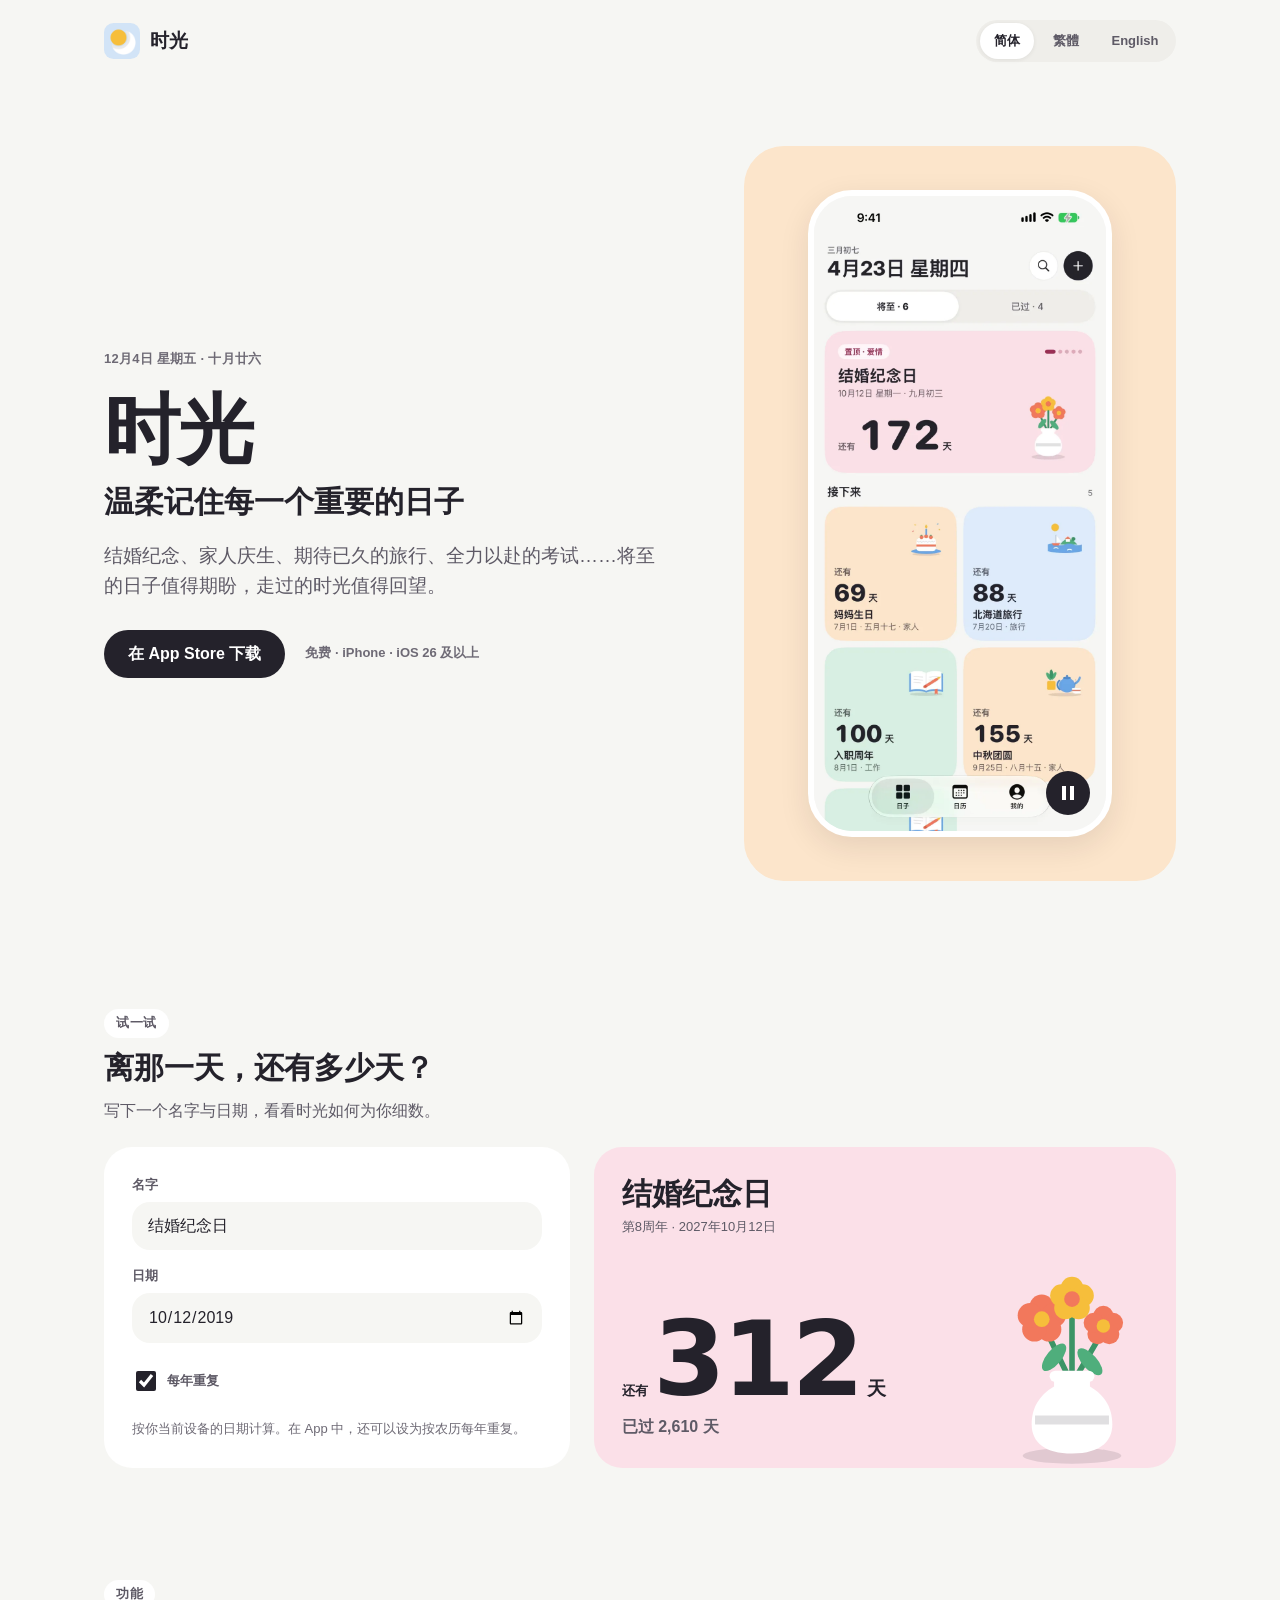
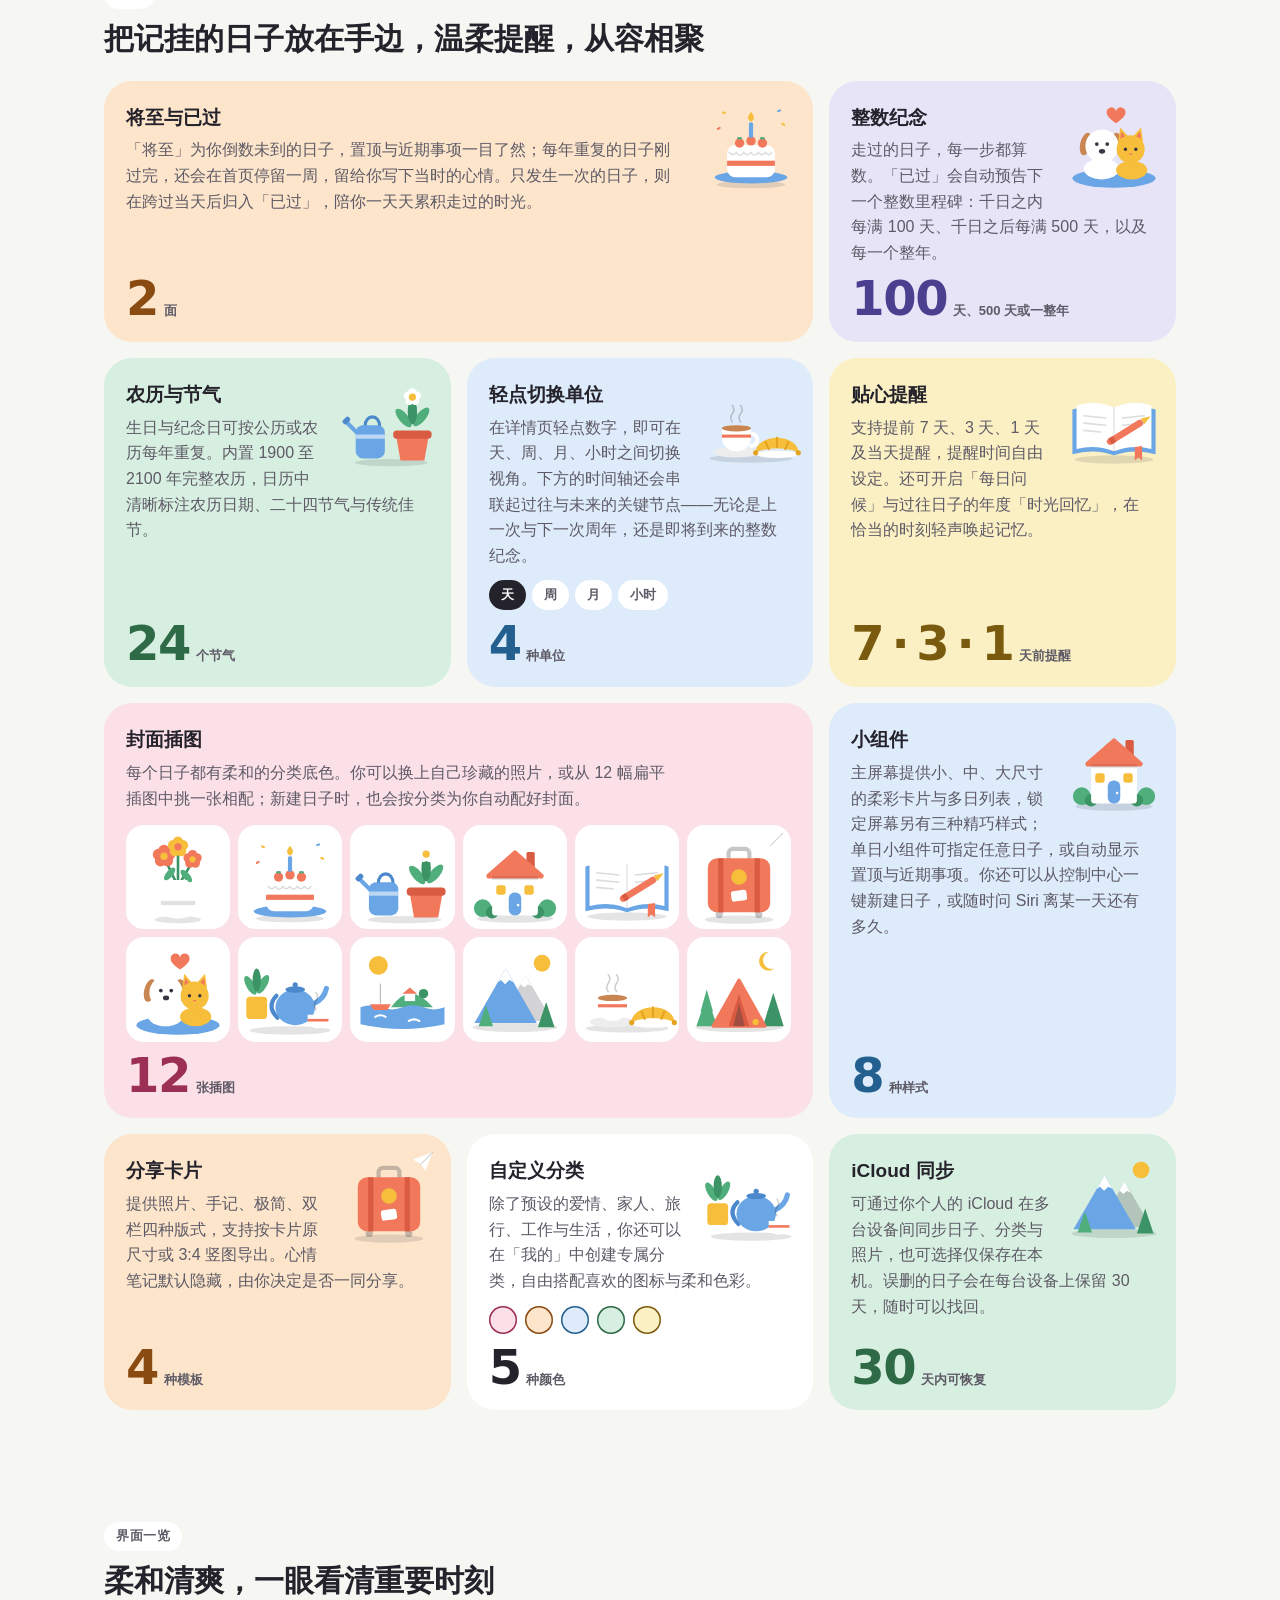
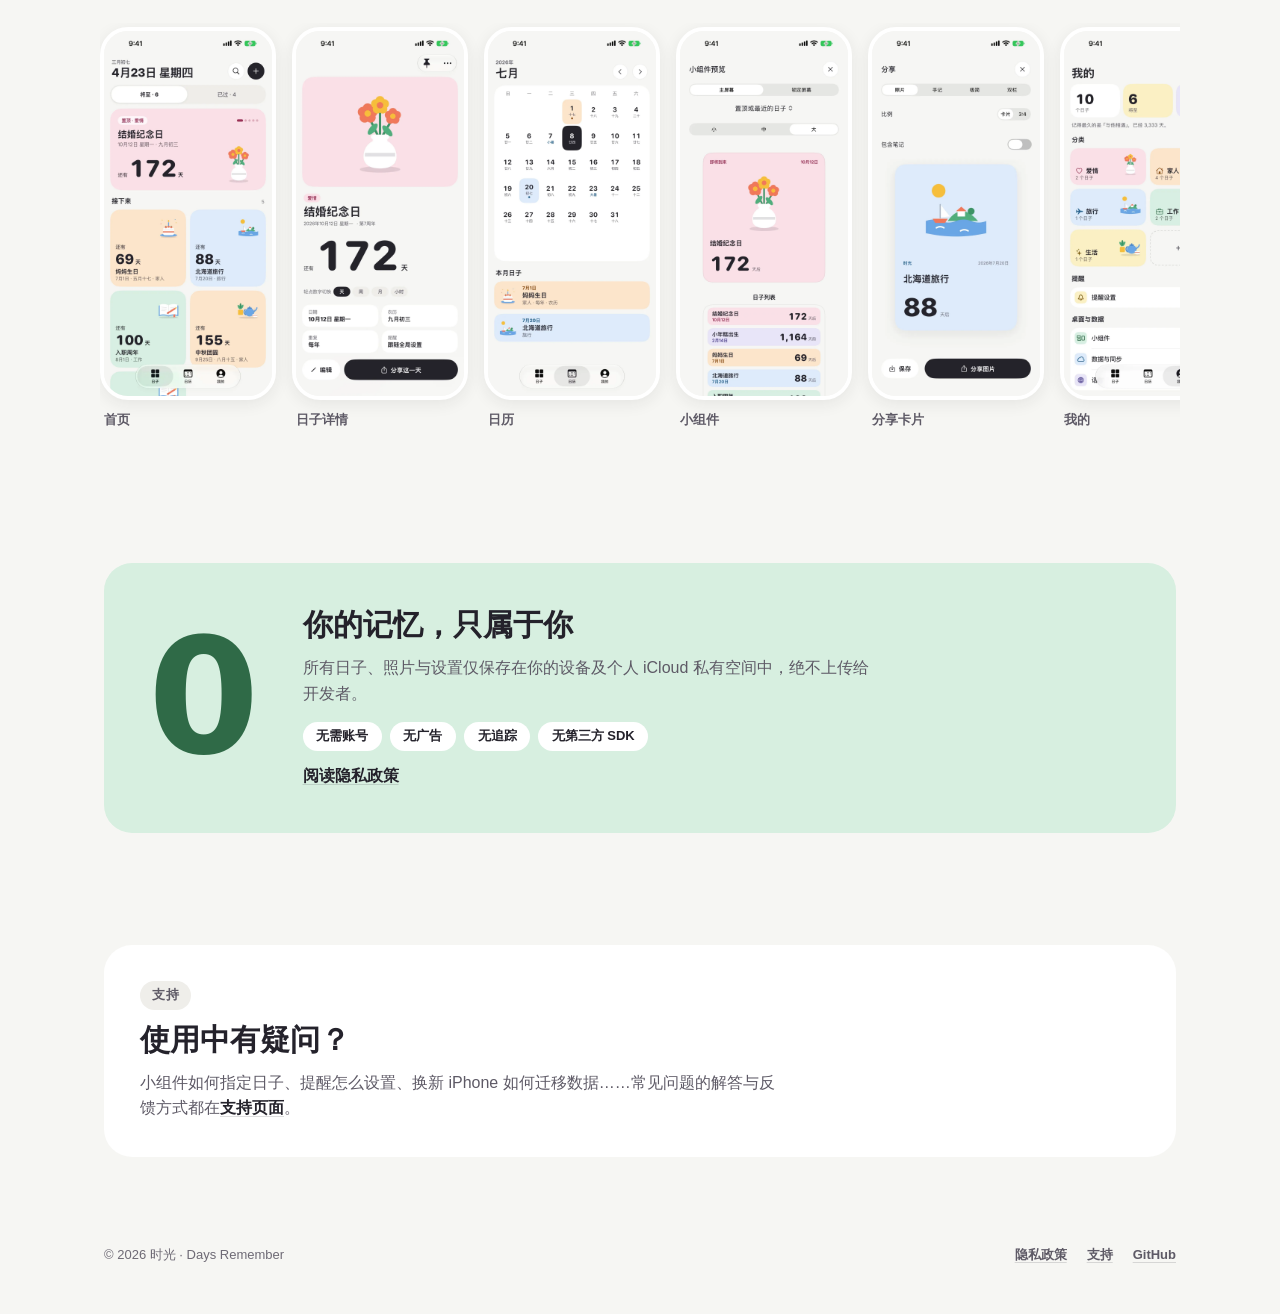
<file: docs/index.html>
<!doctype html>
<html lang="zh-Hans">
<head>
  <meta charset="utf-8">
  <meta name="viewport" content="width=device-width, initial-scale=1, viewport-fit=cover">
  <title>时光 – 纪念日倒数日 App｜农历生日提醒、iPhone 小组件</title>
  <meta name="description" content="时光是一款免费的 iPhone 纪念日与倒数日 App。支持公历与农历周年、二十四节气、贴心提前提醒、主屏幕与锁定屏幕小组件，以及 iCloud 同步。无广告，不收集任何数据。">
  <meta name="theme-color" content="#F6F6F3">
  <link rel="canonical" href="https://days.gooday.dev/">
  <link rel="alternate" hreflang="zh-Hans" href="https://days.gooday.dev/">
  <link rel="alternate" hreflang="zh-Hant" href="https://days.gooday.dev/zh-Hant/">
  <link rel="alternate" hreflang="en" href="https://days.gooday.dev/en/">
  <link rel="alternate" hreflang="x-default" href="https://days.gooday.dev/">
  <meta property="og:type" content="website">
  <meta property="og:site_name" content="时光 · Days Remember">
  <meta property="og:locale" content="zh_CN">
  <meta property="og:locale:alternate" content="zh_TW">
  <meta property="og:locale:alternate" content="en_US">
  <meta property="og:title" content="时光 – 纪念日倒数日 App｜农历生日提醒、iPhone 小组件">
  <meta property="og:description" content="时光是一款免费的 iPhone 纪念日与倒数日 App。支持公历与农历周年、二十四节气、贴心提前提醒、主屏幕与锁定屏幕小组件，以及 iCloud 同步。无广告，不收集任何数据。">
  <meta property="og:url" content="https://days.gooday.dev/">
  <meta property="og:image" content="https://days.gooday.dev/assets/og/zh-Hans.jpg">
  <meta property="og:image:width" content="1200">
  <meta property="og:image:height" content="630">
  <meta property="og:image:alt" content="时光的图标和 App 截图：将至、已过和日子详情">
  <meta name="twitter:card" content="summary_large_image">
  <meta name="twitter:title" content="时光 – 纪念日倒数日 App｜农历生日提醒、iPhone 小组件">
  <meta name="twitter:description" content="时光是一款免费的 iPhone 纪念日与倒数日 App。支持公历与农历周年、二十四节气、贴心提前提醒、主屏幕与锁定屏幕小组件，以及 iCloud 同步。无广告，不收集任何数据。">
  <meta name="twitter:image" content="https://days.gooday.dev/assets/og/zh-Hans.jpg">
  <meta name="twitter:image:alt" content="时光的图标和 App 截图：将至、已过和日子详情">
  <meta name="apple-itunes-app" content="app-id=6826505500">
  <link rel="icon" href="assets/icon-180.png">
  <link rel="apple-touch-icon" href="assets/icon-180.png">
  <link rel="stylesheet" href="assets/site.css">
  <script>
    // Motion unless the visitor asks for less (site.css, site.js). If site.js never runs, everything shows after 3 s.
    (function (root) {
      if (window.matchMedia && matchMedia("(prefers-reduced-motion: reduce)").matches) return;
      if (!("IntersectionObserver" in window)) return;
      root.classList.add("motion");
      setTimeout(function () { if (!root.hasAttribute("data-motion-ready")) root.classList.remove("motion"); }, 3000);
    })(document.documentElement);
  </script>
  <script type="application/ld+json">
  {
    "@context": "https://schema.org",
    "@type": "MobileApplication",
    "@id": "https://days.gooday.dev/#app",
    "name": "时光",
    "alternateName": "Days Remember",
    "description": "时光是一款免费的 iPhone 纪念日与倒数日 App。支持公历与农历周年、二十四节气、贴心提前提醒、主屏幕与锁定屏幕小组件，以及 iCloud 同步。无广告，不收集任何数据。",
    "url": "https://days.gooday.dev/",
    "inLanguage": "zh-Hans",
    "image": "https://days.gooday.dev/assets/icon-512.png",
    "operatingSystem": "iOS",
    "softwareRequirements": "iOS 26 及以上",
    "availableOnDevice": "iPhone",
    "applicationCategory": "LifestyleApplication",
    "isAccessibleForFree": true,
    "downloadUrl": "https://apps.apple.com/app/id6826505500",
    "offers": {
      "@type": "Offer",
      "price": "0",
      "priceCurrency": "CNY"
    },
    "screenshot": [
      "https://days.gooday.dev/assets/screens/zh-Hans/01-home.webp",
      "https://days.gooday.dev/assets/screens/zh-Hans/02-detail.webp",
      "https://days.gooday.dev/assets/screens/zh-Hans/03-calendar.webp",
      "https://days.gooday.dev/assets/screens/zh-Hans/04-widgets.webp",
      "https://days.gooday.dev/assets/screens/zh-Hans/05-share.webp",
      "https://days.gooday.dev/assets/screens/zh-Hans/06-me.webp",
      "https://days.gooday.dev/assets/screens/zh-Hans/07-past.webp"
    ],
    "featureList": [
      "将至的日子倒数期盼，走过的日子一天天累积",
      "整数纪念：千日之内每满 100 天，之后每满 500 天，以及每一个整年",
      "公历与农历每年重复，内置 1900 至 2100 年农历与二十四节气",
      "提前 7 天、3 天、1 天或当天提醒，支持每日问候与时光回忆",
      "主屏幕小、中、大尺寸柔彩卡片、日子列表与锁定屏幕三种样式小组件",
      "控制中心一键新建日子，随时问 Siri 某个日子还有几天",
      "照片、手记、极简、双栏四种分享卡片版式，支持 3:4 竖图导出",
      "自定义分类，自由搭配图标与柔和色彩",
      "通过个人 iCloud 私密同步日子、分类和照片，或仅保存在本机"
    ]
  }
  </script>
</head>
<body>
  <div class="wrap">
    <header class="site-header">
      <a class="brand" href="./"><img src="assets/icon-180.png" alt="" width="36" height="36">时光</a>
      <nav class="languages" aria-label="语言">
        <a href="./" aria-current="page" lang="zh-Hans">简体</a>
        <a href="zh-Hant/" lang="zh-Hant">繁體</a>
        <a href="en/" lang="en">English</a>
      </nav>
    </header>

    <main>
      <section class="hero">
        <div class="hero-text">
          <p class="today" data-today></p>
          <h1>时光<span>温柔记住每一个重要的日子</span></h1>
          <p class="lead">结婚纪念、家人庆生、期待已久的旅行、全力以赴的考试……将至的日子值得期盼，走过的时光值得回望。</p>
          <div class="cta-row">
            <a class="cta" href="https://apps.apple.com/app/id6826505500">在 App Store 下载</a>
            <span class="requirements">免费 · iPhone · iOS 26 及以上</span>
          </div>
        </div>
        <div class="hero-art">
          <div class="phone"><img src="assets/screens/zh-Hans/01-home.webp" width="900" height="1956" alt="时光首页的「将至」：置顶的结婚纪念日还有 172 天，下面是其他日子的彩色卡片"></div>
        </div>
      </section>

      <section class="section" aria-labelledby="demo-heading">
        <div class="section-head reveal">
          <p class="eyebrow">试一试</p>
          <h2 id="demo-heading">离那一天，还有多少天？</h2>
          <p>写下一个名字与日期，看看时光如何为你细数。</p>
        </div>
        <div class="demo">
          <form class="demo-form reveal" data-demo>
            <div class="field">
              <label for="demo-title">名字</label>
              <input id="demo-title" type="text" value="结婚纪念日" placeholder="结婚纪念日" maxlength="24" autocomplete="off">
            </div>
            <div class="field">
              <label for="demo-date">日期</label>
              <input id="demo-date" type="date" value="2019-10-12" min="1900-01-01" max="2100-12-31" required>
            </div>
            <label class="check" for="demo-recurring">
              <input id="demo-recurring" type="checkbox" checked>每年重复
            </label>
            <p class="demo-note">按你当前设备的日期计算。在 App 中，还可以设为按农历每年重复。</p>
          </form>
          <div class="day-card tone-rose reveal" data-demo-card aria-live="polite">
            <img class="cover" src="assets/covers/flowers.svg" alt="一瓶鲜花" width="200" height="200">
            <div class="day-card-title">
              <strong data-title>结婚纪念日</strong>
              <span data-date>2019年10月12日</span>
            </div>
            <p class="figure"><span data-lead></span><b>—</b><small></small></p>
            <p class="elapsed" data-elapsed></p>
          </div>
        </div>
      </section>

      <section class="section" aria-labelledby="features-heading">
        <div class="section-head reveal">
          <p class="eyebrow">功能</p>
          <h2 id="features-heading">把记挂的日子放在手边，温柔提醒，从容相聚</h2>
        </div>
        <ul class="bento">
          <li class="tile tone-apricot is-wide reveal">
            <div class="tile-text">
              <img class="tile-art" src="assets/covers/celebration.svg" alt="插着蜡烛的生日蛋糕" width="200" height="200" loading="lazy">
              <h3>将至与已过</h3>
              <p>「将至」为你倒数未到的日子，置顶与近期事项一目了然；每年重复的日子刚过完，还会在首页停留一周，留给你写下当时的心情。只发生一次的日子，则在跨过当天后归入「已过」，陪你一天天累积走过的时光。</p>
            </div>
            <p class="figure"><b>2</b><small>面</small></p>
          </li>
          <li class="tile tone-lavender reveal">
            <div class="tile-text">
              <img class="tile-art" src="assets/covers/companionship.svg" alt="小狗和小猫，头上一颗爱心" width="200" height="200" loading="lazy">
              <h3>整数纪念</h3>
              <p>走过的日子，每一步都算数。「已过」会自动预告下一个整数里程碑：千日之内每满 100 天、千日之后每满 500 天，以及每一个整年。</p>
            </div>
            <p class="figure"><b>100</b><small>天、500 天或一整年</small></p>
          </li>
          <li class="tile tone-mint reveal">
            <div class="tile-text">
              <img class="tile-art" src="assets/covers/garden.svg" alt="喷壶和盆栽" width="200" height="200" loading="lazy">
              <h3>农历与节气</h3>
              <p>生日与纪念日可按公历或农历每年重复。内置 1900 至 2100 年完整农历，日历中清晰标注农历日期、二十四节气与传统佳节。</p>
            </div>
            <p class="figure"><b>24</b><small>个节气</small></p>
          </li>
          <li class="tile tone-sky reveal">
            <div class="tile-text">
              <img class="tile-art" src="assets/covers/cafe.svg" alt="冒着热气的咖啡和牛角包" width="200" height="200" loading="lazy">
              <h3>轻点切换单位</h3>
              <p>在详情页轻点数字，即可在天、周、月、小时之间切换视角。下方的时间轴还会串联起过往与未来的关键节点——无论是上一次与下一次周年，还是即将到来的整数纪念。</p>
              <ul class="chips" aria-hidden="true"><li>天</li><li>周</li><li>月</li><li>小时</li></ul>
            </div>
            <p class="figure"><b>4</b><small>种单位</small></p>
          </li>
          <li class="tile tone-lemon reveal">
            <div class="tile-text">
              <img class="tile-art" src="assets/covers/journal.svg" alt="摊开的手账和铅笔" width="200" height="200" loading="lazy">
              <h3>贴心提醒</h3>
              <p>支持提前 7 天、3 天、1 天及当天提醒，提醒时间自由设定。还可开启「每日问候」与过往日子的年度「时光回忆」，在恰当的时刻轻声唤起记忆。</p>
            </div>
            <p class="figure"><b>7&thinsp;·&thinsp;3&thinsp;·&thinsp;1</b><small>天前提醒</small></p>
          </li>
          <li class="tile tone-rose is-wide has-covers reveal">
            <div class="tile-text">
              <h3>封面插图</h3>
              <p>每个日子都有柔和的分类底色。你可以换上自己珍藏的照片，或从 12 幅扁平插图中挑一张相配；新建日子时，也会按分类为你自动配好封面。</p>
              <ul class="covers">
                <li><img src="assets/covers/flowers.svg" alt="一瓶鲜花" width="200" height="200" loading="lazy"></li>
                <li><img src="assets/covers/celebration.svg" alt="插着蜡烛的生日蛋糕" width="200" height="200" loading="lazy"></li>
                <li><img src="assets/covers/garden.svg" alt="喷壶和盆栽" width="200" height="200" loading="lazy"></li>
                <li><img src="assets/covers/homecoming.svg" alt="红屋顶的小房子" width="200" height="200" loading="lazy"></li>
                <li><img src="assets/covers/journal.svg" alt="摊开的手账和铅笔" width="200" height="200" loading="lazy"></li>
                <li><img src="assets/covers/voyage.svg" alt="贴着贴纸的旅行箱" width="200" height="200" loading="lazy"></li>
                <li><img src="assets/covers/companionship.svg" alt="小狗和小猫，头上一颗爱心" width="200" height="200" loading="lazy"></li>
                <li><img src="assets/covers/everyday.svg" alt="盆栽和茶壶" width="200" height="200" loading="lazy"></li>
                <li><img src="assets/covers/coast.svg" alt="海上的小帆船和岛上的小屋" width="200" height="200" loading="lazy"></li>
                <li><img src="assets/covers/mountains.svg" alt="太阳下的雪山" width="200" height="200" loading="lazy"></li>
                <li><img src="assets/covers/cafe.svg" alt="冒着热气的咖啡和牛角包" width="200" height="200" loading="lazy"></li>
                <li><img src="assets/covers/camping.svg" alt="松树间的帐篷和一弯新月" width="200" height="200" loading="lazy"></li>
              </ul>
            </div>
            <p class="figure"><b>12</b><small>张插图</small></p>
          </li>
          <li class="tile tone-sky reveal">
            <div class="tile-text">
              <img class="tile-art" src="assets/covers/homecoming.svg" alt="红屋顶的小房子" width="200" height="200" loading="lazy">
              <h3>小组件</h3>
              <p>主屏幕提供小、中、大尺寸的柔彩卡片与多日列表，锁定屏幕另有三种精巧样式；单日小组件可指定任意日子，或自动显示置顶与近期事项。你还可以从控制中心一键新建日子，或随时问 Siri 离某一天还有多久。</p>
            </div>
            <p class="figure"><b>8</b><small>种样式</small></p>
          </li>
          <li class="tile tone-apricot reveal">
            <div class="tile-text">
              <img class="tile-art" src="assets/covers/voyage.svg" alt="贴着贴纸的旅行箱" width="200" height="200" loading="lazy">
              <h3>分享卡片</h3>
              <p>提供照片、手记、极简、双栏四种版式，支持按卡片原尺寸或 3:4 竖图导出。心情笔记默认隐藏，由你决定是否一同分享。</p>
            </div>
            <p class="figure"><b>4</b><small>种模板</small></p>
          </li>
          <li class="tile tone-white reveal">
            <div class="tile-text">
              <img class="tile-art" src="assets/covers/everyday.svg" alt="盆栽和茶壶" width="200" height="200" loading="lazy">
              <h3>自定义分类</h3>
              <p>除了预设的爱情、家人、旅行、工作与生活，你还可以在「我的」中创建专属分类，自由搭配喜欢的图标与柔和色彩。</p>
              <ul class="swatches" aria-hidden="true"><li class="tone-rose"></li><li class="tone-apricot"></li><li class="tone-sky"></li><li class="tone-mint"></li><li class="tone-lemon"></li></ul>
            </div>
            <p class="figure"><b>5</b><small>种颜色</small></p>
          </li>
          <li class="tile tone-mint reveal">
            <div class="tile-text">
              <img class="tile-art" src="assets/covers/mountains.svg" alt="太阳下的雪山" width="200" height="200" loading="lazy">
              <h3>iCloud 同步</h3>
              <p>可通过你个人的 iCloud 在多台设备间同步日子、分类与照片，也可选择仅保存在本机。误删的日子会在每台设备上保留 30 天，随时可以找回。</p>
            </div>
            <p class="figure"><b>30</b><small>天内可恢复</small></p>
          </li>
        </ul>
      </section>

      <section class="section" aria-labelledby="shots-heading">
        <div class="section-head reveal">
          <p class="eyebrow">界面一览</p>
          <h2 id="shots-heading">柔和清爽，一眼看清重要时刻</h2>
        </div>
        <div class="shots" role="region" tabindex="0" aria-label="App 截图，可横向滚动">
          <figure class="reveal"><img src="assets/screens/zh-Hans/01-home.webp" width="900" height="1956" loading="lazy" alt="首页"><figcaption>首页</figcaption></figure>
          <figure class="reveal"><img src="assets/screens/zh-Hans/02-detail.webp" width="900" height="1956" loading="lazy" alt="日子详情"><figcaption>日子详情</figcaption></figure>
          <figure class="reveal"><img src="assets/screens/zh-Hans/03-calendar.webp" width="900" height="1956" loading="lazy" alt="日历"><figcaption>日历</figcaption></figure>
          <figure class="reveal"><img src="assets/screens/zh-Hans/04-widgets.webp" width="900" height="1956" loading="lazy" alt="小组件"><figcaption>小组件</figcaption></figure>
          <figure class="reveal"><img src="assets/screens/zh-Hans/05-share.webp" width="900" height="1956" loading="lazy" alt="分享卡片"><figcaption>分享卡片</figcaption></figure>
          <figure class="reveal"><img src="assets/screens/zh-Hans/06-me.webp" width="900" height="1956" loading="lazy" alt="我的：日子统计、分类和设置"><figcaption>我的</figcaption></figure>
          <figure class="reveal"><img src="assets/screens/zh-Hans/07-past.webp" width="900" height="1956" loading="lazy" alt="首页的「已过」：下一个整数纪念和走过的日子"><figcaption>已过</figcaption></figure>
        </div>
      </section>

      <section class="section" aria-labelledby="privacy-heading">
        <div class="promise tone-mint reveal">
          <p class="figure"><b>0</b></p>
          <div class="promise-text">
            <h2 id="privacy-heading">你的记忆，只属于你</h2>
            <p>所有日子、照片与设置仅保存在你的设备及个人 iCloud 私有空间中，绝不上传给开发者。</p>
            <ul><li>无需账号</li><li>无广告</li><li>无追踪</li><li>无第三方 SDK</li></ul>
            <p><a href="privacy/">阅读隐私政策</a></p>
          </div>
        </div>
      </section>

      <section class="section" aria-labelledby="support-heading">
        <div class="help reveal">
          <p class="eyebrow">支持</p>
          <h2 id="support-heading">使用中有疑问？</h2>
          <p>小组件如何指定日子、提醒怎么设置、换新 iPhone 如何迁移数据……常见问题的解答与反馈方式都在<a href="support/">支持页面</a>。</p>
        </div>
      </section>
    </main>

    <footer class="site-footer">
      <p>© 2026 时光 · Days Remember</p>
      <nav aria-label="页脚">
        <a href="privacy/">隐私政策</a>
        <a href="support/">支持</a>
        <a href="https://github.com/euynus/DaysRemember">GitHub</a>
      </nav>
    </footer>
  </div>
  <script src="assets/site.js"></script>
</body>
</html>
</file>
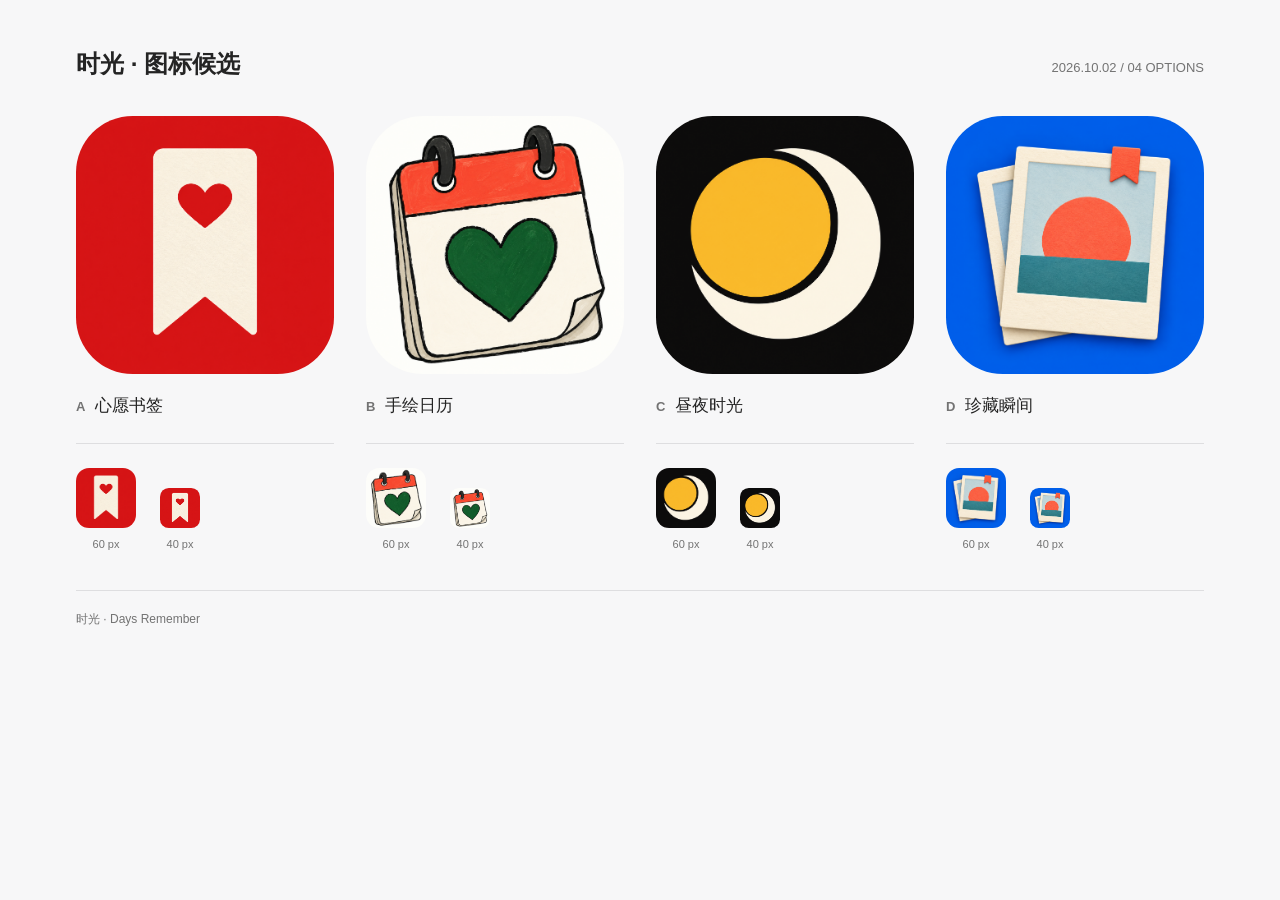
<file: _design/app-icon-candidates-2026-10-02/index.html>
<!doctype html>
<html lang="zh-CN">
<meta charset="utf-8">
<meta name="viewport" content="width=device-width, initial-scale=1">
<title>时光 · 图标候选</title>
<style>
  * { box-sizing: border-box; }
  body { margin: 0; color: #242424; background: #f7f7f8; font-family: -apple-system, BlinkMacSystemFont, sans-serif; letter-spacing: 0; }
  main { max-width: 1200px; margin: auto; padding: 48px 36px 40px; }
  header { display: flex; align-items: baseline; justify-content: space-between; gap: 24px; margin-bottom: 36px; }
  h1 { font-size: 24px; font-weight: 600; margin: 0; }
  header span { font-size: 13px; color: #737373; }
  .grid { display: grid; grid-template-columns: repeat(4, minmax(0, 1fr)); gap: 32px; }
  figure { margin: 0; min-width: 0; }
  a { display: block; border-radius: 22%; }
  a:focus-visible { outline: 3px solid #1476b8; outline-offset: 6px; }
  .large { display: block; width: 100%; aspect-ratio: 1; border-radius: 22%; }
  figcaption { display: flex; gap: 10px; align-items: baseline; margin-top: 20px; font-size: 17px; }
  figcaption b { color: #737373; font-size: 13px; }
  .sizes { display: flex; align-items: end; gap: 24px; margin-top: 26px; padding-top: 24px; border-top: 1px solid #dedee0; }
  .size { display: grid; justify-items: center; gap: 10px; color: #737373; font-size: 11px; }
  .size img { display: block; border-radius: 22%; }
  footer { margin-top: 40px; border-top: 1px solid #dedee0; padding-top: 20px; color: #737373; font-size: 12px; }
  @media (max-width: 700px) { main { padding: 28px 20px; } header { display: block; margin-bottom: 28px; } header span { display: block; margin-top: 10px; } .grid { grid-template-columns: repeat(2, minmax(0, 1fr)); gap: 32px 20px; } figcaption { font-size: 15px; } .sizes { gap: 16px; } }
</style>
<main>
  <header><h1>时光 · 图标候选</h1><span>2026.10.02 / 04 OPTIONS</span></header>
  <section class="grid" aria-label="四款图标">
    <figure>
      <a href="a-bookmark.png" aria-label="打开 A 心愿书签原图"><img class="large" src="a-bookmark.png" alt="红底白色心形书签"></a>
      <figcaption><b>A</b>心愿书签</figcaption>
      <div class="sizes"><div class="size"><img src="a-bookmark.png" width="60" height="60" alt=""><span>60 px</span></div><div class="size"><img src="a-bookmark.png" width="40" height="40" alt=""><span>40 px</span></div></div>
    </figure>
    <figure>
      <a href="b-handdrawn-calendar.png" aria-label="打开 B 手绘日历原图"><img class="large" src="b-handdrawn-calendar.png" alt="红色日历和绿色爱心的彩色手绘"></a>
      <figcaption><b>B</b>手绘日历</figcaption>
      <div class="sizes"><div class="size"><img src="b-handdrawn-calendar.png" width="60" height="60" alt=""><span>60 px</span></div><div class="size"><img src="b-handdrawn-calendar.png" width="40" height="40" alt=""><span>40 px</span></div></div>
    </figure>
    <figure>
      <a href="c-day-night.png" aria-label="打开 C 昼夜时光原图"><img class="large" src="c-day-night.png" alt="黑底金色太阳与白色月牙"></a>
      <figcaption><b>C</b>昼夜时光</figcaption>
      <div class="sizes"><div class="size"><img src="c-day-night.png" width="60" height="60" alt=""><span>60 px</span></div><div class="size"><img src="c-day-night.png" width="40" height="40" alt=""><span>40 px</span></div></div>
    </figure>
    <figure>
      <a href="d-memory-photo.png" aria-label="打开 D 珍藏瞬间原图"><img class="large" src="d-memory-photo.png" alt="蓝底叠放的日落照片与红色书签"></a>
      <figcaption><b>D</b>珍藏瞬间</figcaption>
      <div class="sizes"><div class="size"><img src="d-memory-photo.png" width="60" height="60" alt=""><span>60 px</span></div><div class="size"><img src="d-memory-photo.png" width="40" height="40" alt=""><span>40 px</span></div></div>
    </figure>
  </section>
  <footer>时光 · Days Remember</footer>
</main>
</html>
</file>
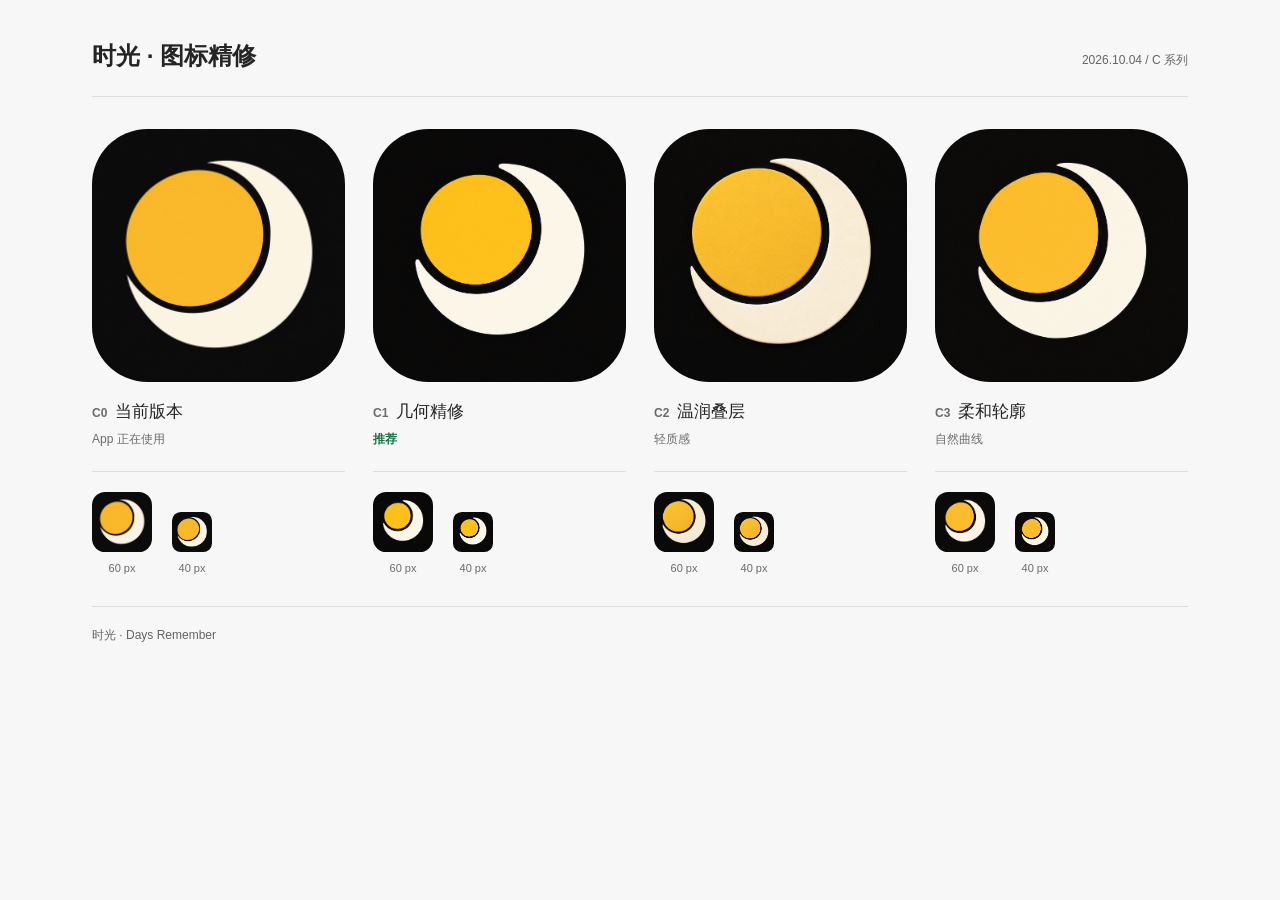
<file: _design/app-icon-refinements-2026-10-04/index.html>
<!doctype html>
<html lang="zh-CN">
<head>
  <meta charset="utf-8">
  <meta name="viewport" content="width=device-width, initial-scale=1">
  <title>时光 · 图标精修</title>
  <style>
    * { box-sizing: border-box; }
    body { margin: 0; color: #242424; background: #f7f7f8; font-family: -apple-system, BlinkMacSystemFont, "Segoe UI", sans-serif; letter-spacing: 0; }
    main { max-width: 1160px; margin: auto; padding: 40px 32px; }
    header { display: flex; align-items: baseline; justify-content: space-between; gap: 20px; padding-bottom: 24px; margin-bottom: 32px; border-bottom: 1px solid #dedee0; }
    h1 { margin: 0; font-size: 24px; font-weight: 600; }
    header p, footer { margin: 0; color: #656565; font-size: 12px; }
    .grid { display: grid; grid-template-columns: repeat(4, minmax(0, 1fr)); gap: 28px; }
    figure { min-width: 0; margin: 0; }
    .large-link { display: block; border-radius: 22%; }
    .large-link:focus-visible { outline: 3px solid #1476b8; outline-offset: 6px; }
    .large { display: block; width: 100%; height: auto; aspect-ratio: 1; border-radius: 22%; }
    figcaption { display: flex; align-items: baseline; flex-wrap: wrap; gap: 6px 8px; margin-top: 18px; }
    .label { color: #6b6b6b; font-size: 12px; font-weight: 600; }
    h2 { margin: 0; font-size: 17px; font-weight: 550; }
    .status { min-height: 20px; margin: 8px 0 0; font-size: 12px; color: #6b6b6b; }
    .recommended { color: #187446; font-weight: 600; }
    .sizes { display: flex; align-items: end; gap: 20px; margin-top: 20px; padding-top: 20px; border-top: 1px solid #dedee0; }
    .size { display: grid; justify-items: center; gap: 10px; color: #6b6b6b; font-size: 11px; }
    .size img { display: block; border-radius: 22%; }
    footer { margin-top: 32px; padding-top: 20px; border-top: 1px solid #dedee0; }
    @media (max-width: 700px) {
      main { padding: 28px 20px; }
      header { display: block; margin-bottom: 24px; }
      header p { margin-top: 10px; }
      .grid { grid-template-columns: repeat(2, minmax(0, 1fr)); gap: 32px 20px; }
      h2 { font-size: 16px; }
      .sizes { gap: 16px; }
    }
    @media (max-width: 360px) {
      main { padding-inline: 16px; }
      .grid { column-gap: 16px; }
      figcaption { column-gap: 6px; }
      .sizes { gap: 12px; }
    }
  </style>
</head>
<body>
  <main>
    <header><h1>时光 · 图标精修</h1><p>2026.10.04 / C 系列</p></header>
    <section class="grid" aria-label="原版与三款精修候选">
      <figure>
        <a class="large-link" href="current.png" aria-label="查看当前图标原图"><img class="large" src="current.png" width="1024" height="1024" alt="原版：黑底金色太阳与尖端纤细的白色月牙"></a>
        <figcaption><span class="label">C0</span><h2>当前版本</h2></figcaption>
        <p class="status">App 正在使用</p>
        <div class="sizes"><div class="size"><img src="current.png" width="60" height="60" alt="原版图标，60像素"><span>60 px</span></div><div class="size"><img src="current.png" width="40" height="40" alt="原版图标，40像素"><span>40 px</span></div></div>
      </figure>
      <figure>
        <a class="large-link" href="c1-geometric.png" aria-label="查看 C1 几何精修原图"><img class="large" src="c1-geometric.png" width="1254" height="1254" alt="C1：更紧凑的太阳、饱满月牙和圆润端点"></a>
        <figcaption><span class="label">C1</span><h2>几何精修</h2></figcaption>
        <p class="status recommended">推荐</p>
        <div class="sizes"><div class="size"><img src="c1-geometric.png" width="60" height="60" alt="C1图标，60像素"><span>60 px</span></div><div class="size"><img src="c1-geometric.png" width="40" height="40" alt="C1图标，40像素"><span>40 px</span></div></div>
      </figure>
      <figure>
        <a class="large-link" href="c2-soft-relief.png" aria-label="查看 C2 温润叠层原图"><img class="large" src="c2-soft-relief.png" width="1254" height="1254" alt="C2：具有轻微纸面肌理和浅浮雕层次的日月"></a>
        <figcaption><span class="label">C2</span><h2>温润叠层</h2></figcaption>
        <p class="status">轻质感</p>
        <div class="sizes"><div class="size"><img src="c2-soft-relief.png" width="60" height="60" alt="C2图标，60像素"><span>60 px</span></div><div class="size"><img src="c2-soft-relief.png" width="40" height="40" alt="C2图标，40像素"><span>40 px</span></div></div>
      </figure>
      <figure>
        <a class="large-link" href="c3-editorial.png" aria-label="查看 C3 柔和轮廓原图"><img class="large" src="c3-editorial.png" width="1254" height="1254" alt="C3：带有轻微不对称轮廓和宽阔间隔的日月"></a>
        <figcaption><span class="label">C3</span><h2>柔和轮廓</h2></figcaption>
        <p class="status">自然曲线</p>
        <div class="sizes"><div class="size"><img src="c3-editorial.png" width="60" height="60" alt="C3图标，60像素"><span>60 px</span></div><div class="size"><img src="c3-editorial.png" width="40" height="40" alt="C3图标，40像素"><span>40 px</span></div></div>
      </figure>
    </section>
    <footer>时光 · Days Remember</footer>
  </main>
</body>
</html>
</file>
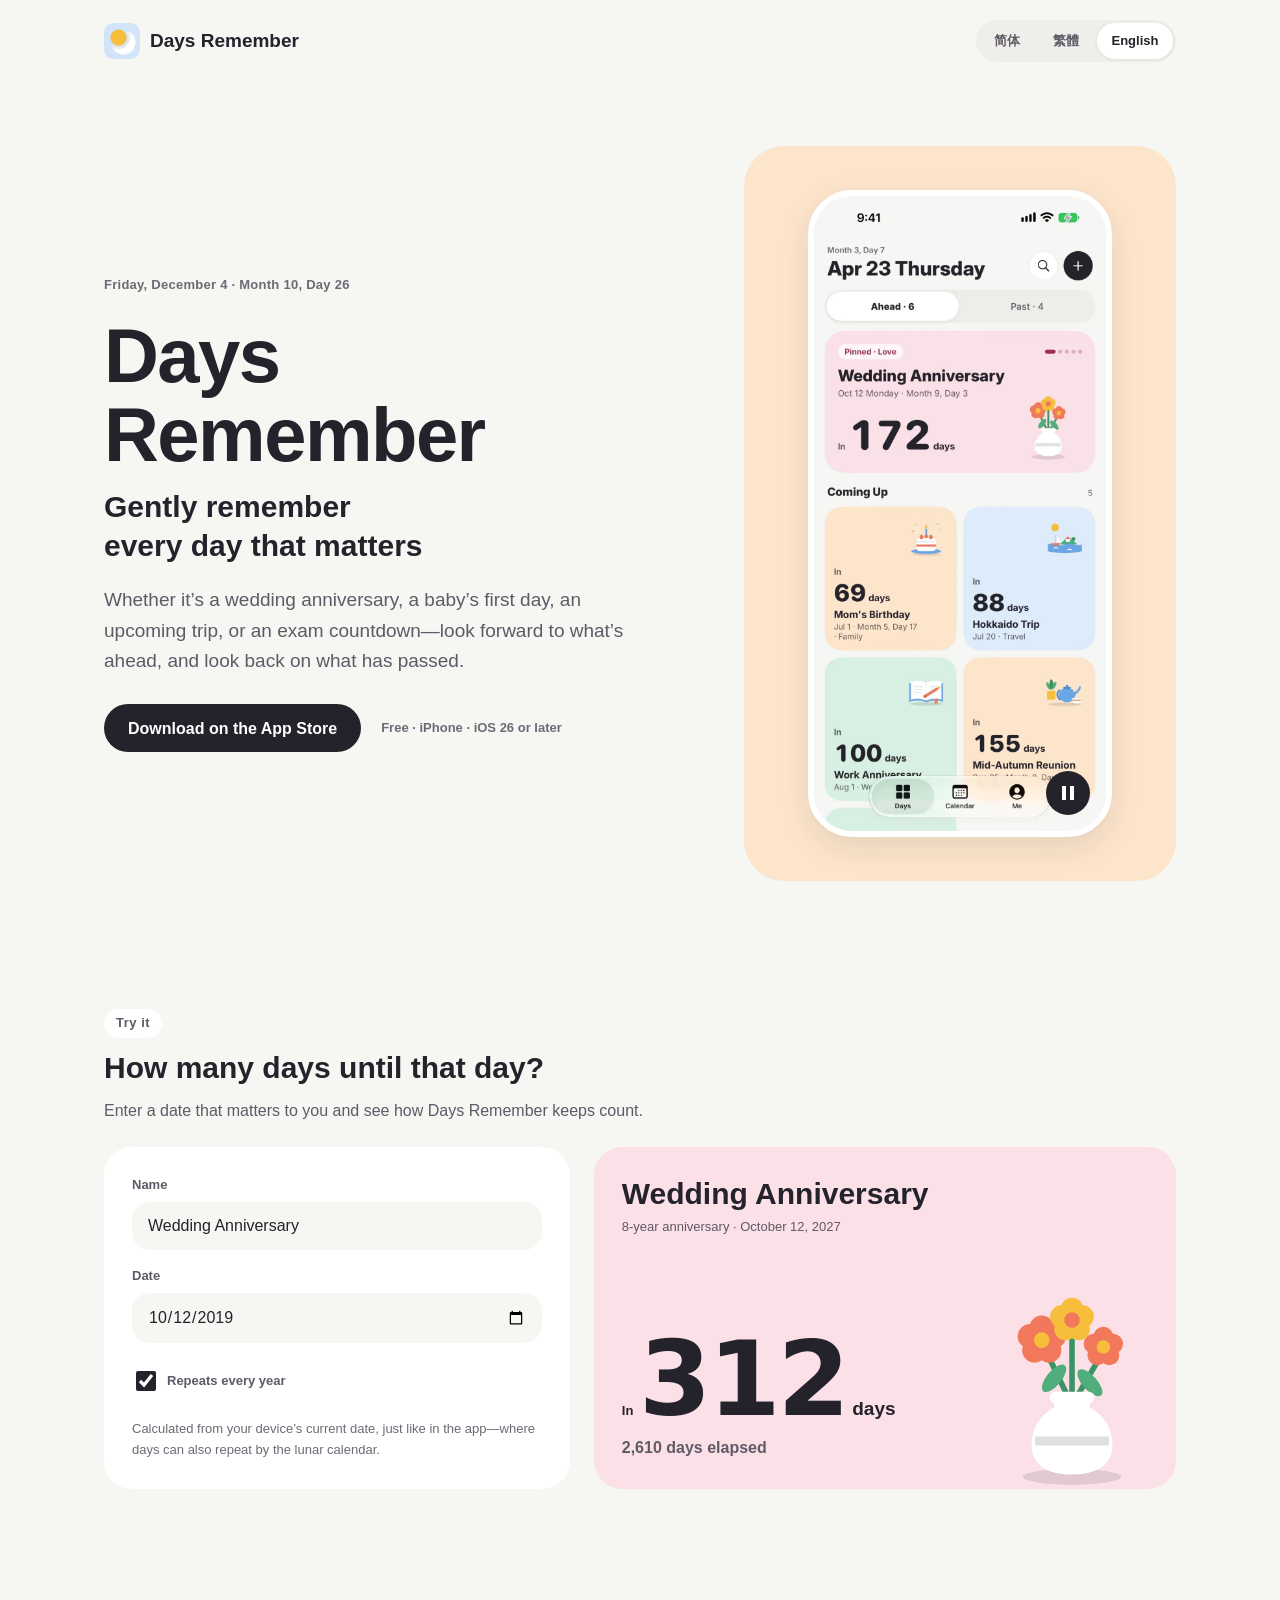
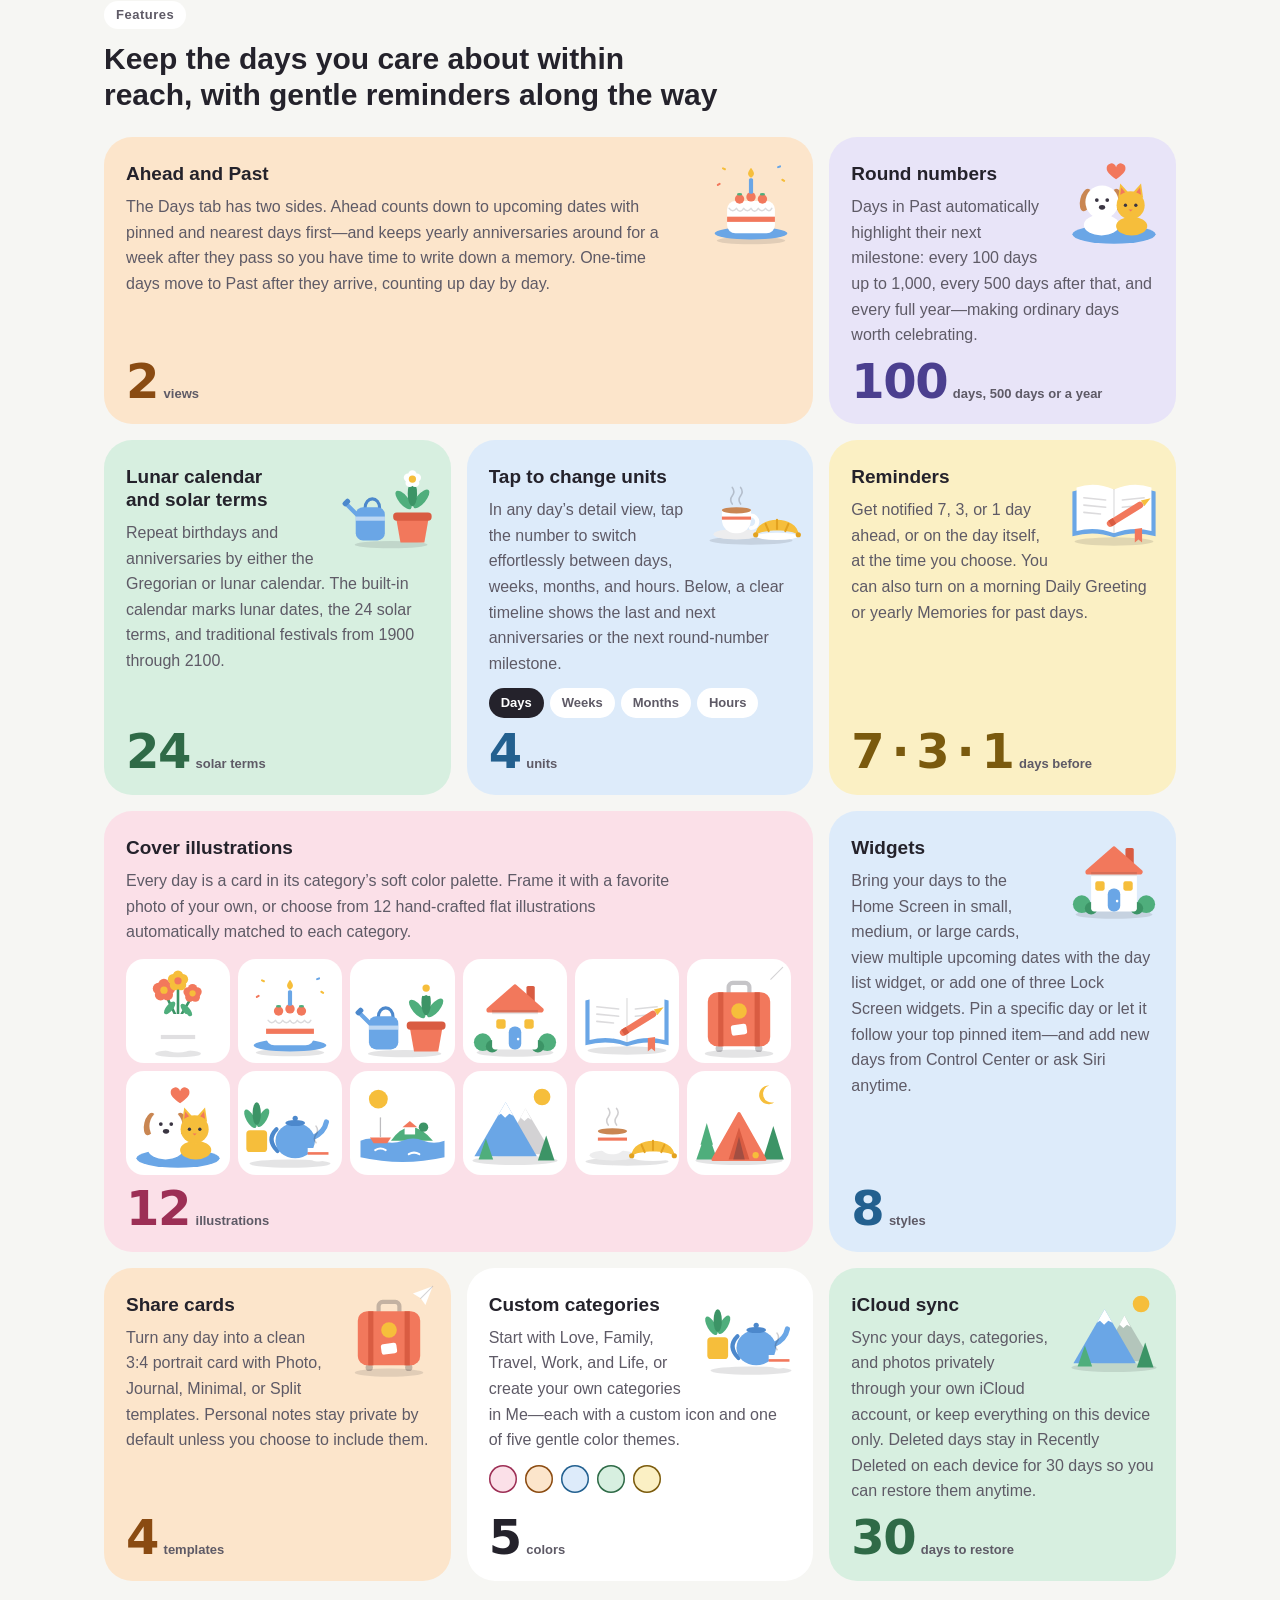
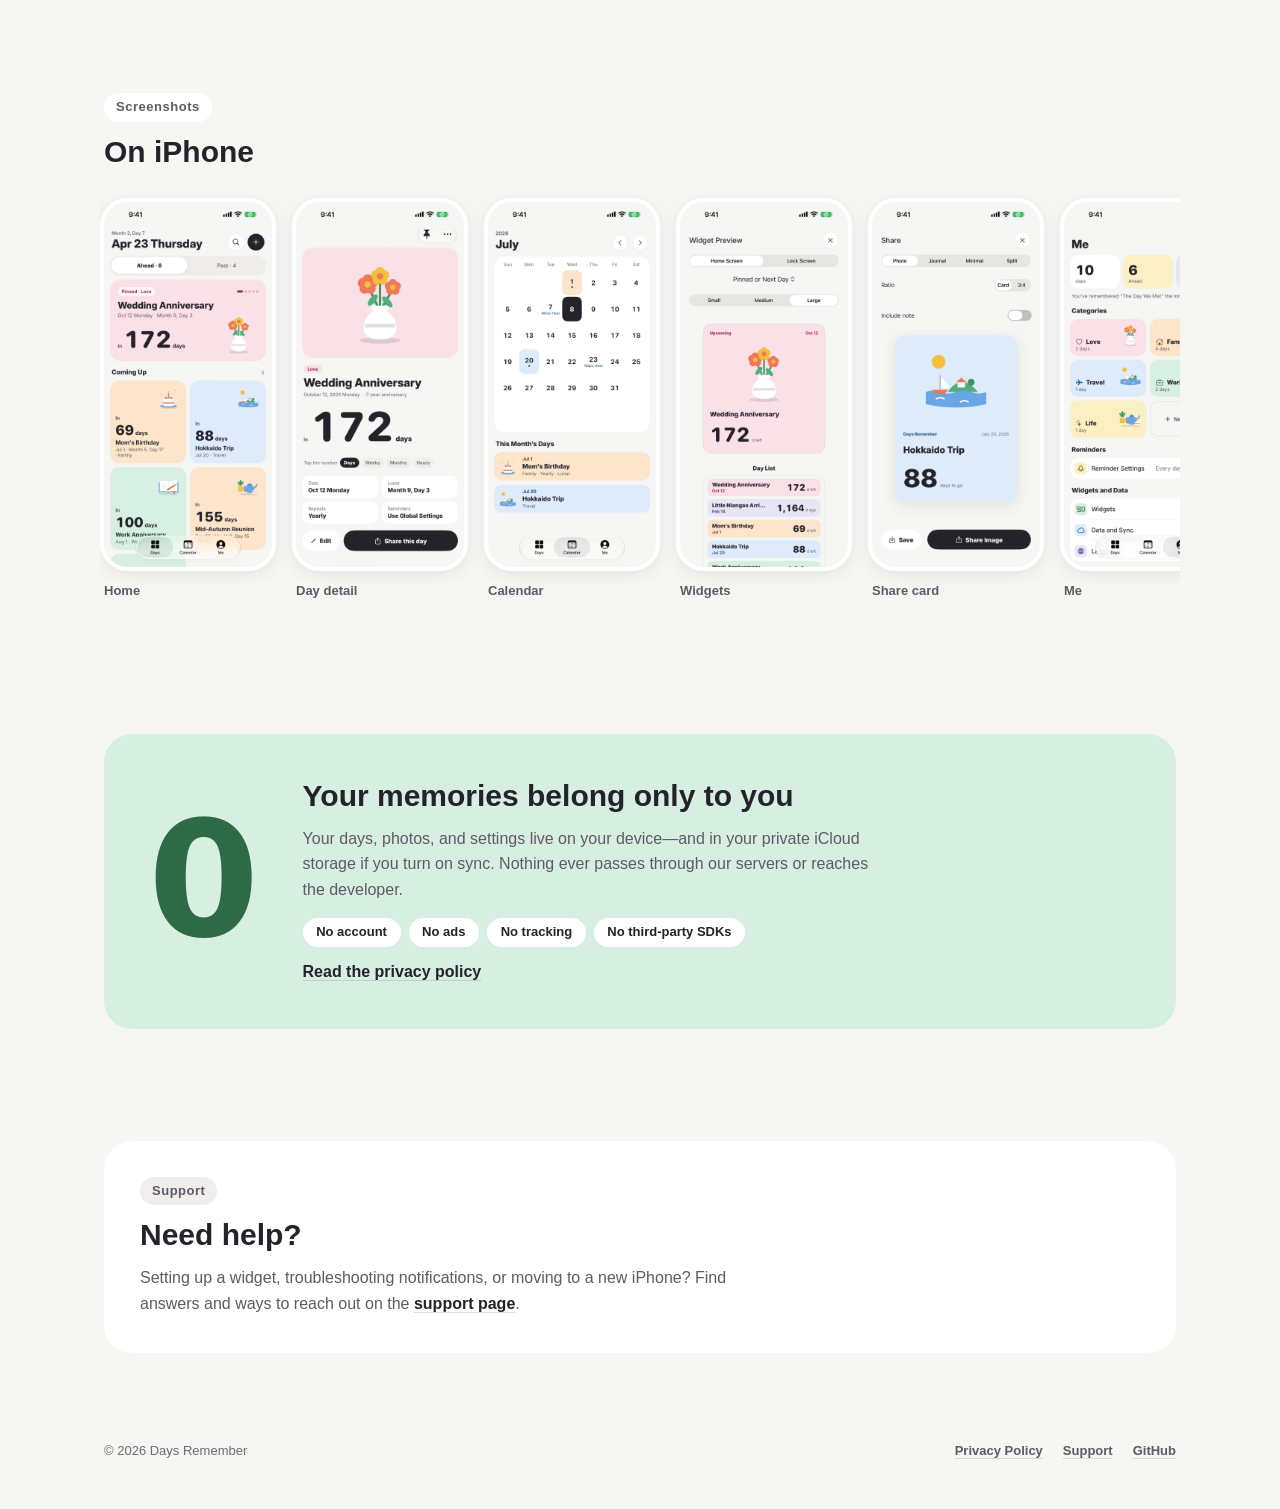
<file: docs/en/index.html>
<!doctype html>
<html lang="en">
<head>
  <meta charset="utf-8">
  <meta name="viewport" content="width=device-width, initial-scale=1, viewport-fit=cover">
  <title>Days Remember – Anniversary &amp; Countdown App for iPhone</title>
  <meta name="description" content="Days Remember is a free iPhone app for anniversaries and countdowns—with Gregorian and lunar calendars, the 24 solar terms, thoughtful reminders, Home and Lock Screen widgets, and private iCloud sync. No accounts, no ads, and no data collected.">
  <meta name="theme-color" content="#F6F6F3">
  <link rel="canonical" href="https://days.gooday.dev/en/">
  <link rel="alternate" hreflang="zh-Hans" href="https://days.gooday.dev/">
  <link rel="alternate" hreflang="zh-Hant" href="https://days.gooday.dev/zh-Hant/">
  <link rel="alternate" hreflang="en" href="https://days.gooday.dev/en/">
  <link rel="alternate" hreflang="x-default" href="https://days.gooday.dev/">
  <meta property="og:type" content="website">
  <meta property="og:site_name" content="Days Remember">
  <meta property="og:locale" content="en_US">
  <meta property="og:locale:alternate" content="zh_CN">
  <meta property="og:locale:alternate" content="zh_TW">
  <meta property="og:title" content="Days Remember – Anniversary &amp; Countdown App for iPhone">
  <meta property="og:description" content="Days Remember is a free iPhone app for anniversaries and countdowns—with Gregorian and lunar calendars, the 24 solar terms, thoughtful reminders, Home and Lock Screen widgets, and private iCloud sync. No accounts, no ads, and no data collected.">
  <meta property="og:url" content="https://days.gooday.dev/en/">
  <meta property="og:image" content="https://days.gooday.dev/assets/og/en.jpg">
  <meta property="og:image:width" content="1200">
  <meta property="og:image:height" content="630">
  <meta property="og:image:alt" content="The Days Remember icon and app screenshots: Ahead, Past and a day’s detail">
  <meta name="twitter:card" content="summary_large_image">
  <meta name="twitter:title" content="Days Remember – Anniversary &amp; Countdown App for iPhone">
  <meta name="twitter:description" content="Days Remember is a free iPhone app for anniversaries and countdowns—with Gregorian and lunar calendars, the 24 solar terms, thoughtful reminders, Home and Lock Screen widgets, and private iCloud sync. No accounts, no ads, and no data collected.">
  <meta name="twitter:image" content="https://days.gooday.dev/assets/og/en.jpg">
  <meta name="twitter:image:alt" content="The Days Remember icon and app screenshots: Ahead, Past and a day’s detail">
  <meta name="apple-itunes-app" content="app-id=6826505500">
  <link rel="icon" href="../assets/icon-180.png">
  <link rel="apple-touch-icon" href="../assets/icon-180.png">
  <link rel="stylesheet" href="../assets/site.css">
  <script>
    // Motion unless the visitor asks for less (site.css, site.js). If site.js never runs, everything shows after 3 s.
    (function (root) {
      if (window.matchMedia && matchMedia("(prefers-reduced-motion: reduce)").matches) return;
      if (!("IntersectionObserver" in window)) return;
      root.classList.add("motion");
      setTimeout(function () { if (!root.hasAttribute("data-motion-ready")) root.classList.remove("motion"); }, 3000);
    })(document.documentElement);
  </script>
  <script type="application/ld+json">
  {
    "@context": "https://schema.org",
    "@type": "MobileApplication",
    "@id": "https://days.gooday.dev/en/#app",
    "name": "Days Remember",
    "alternateName": "时光",
    "description": "Days Remember is a free iPhone app for anniversaries and countdowns—with Gregorian and lunar calendars, the 24 solar terms, thoughtful reminders, Home and Lock Screen widgets, and private iCloud sync. No accounts, no ads, and no data collected.",
    "url": "https://days.gooday.dev/en/",
    "inLanguage": "en",
    "image": "https://days.gooday.dev/assets/icon-512.png",
    "operatingSystem": "iOS",
    "softwareRequirements": "iOS 26 or later",
    "availableOnDevice": "iPhone",
    "applicationCategory": "LifestyleApplication",
    "isAccessibleForFree": true,
    "downloadUrl": "https://apps.apple.com/app/id6826505500",
    "offers": {
      "@type": "Offer",
      "price": "0",
      "priceCurrency": "USD"
    },
    "screenshot": [
      "https://days.gooday.dev/assets/screens/en/01-home.webp",
      "https://days.gooday.dev/assets/screens/en/02-detail.webp",
      "https://days.gooday.dev/assets/screens/en/03-calendar.webp",
      "https://days.gooday.dev/assets/screens/en/04-widgets.webp",
      "https://days.gooday.dev/assets/screens/en/05-share.webp",
      "https://days.gooday.dev/assets/screens/en/06-me.webp",
      "https://days.gooday.dev/assets/screens/en/07-past.webp"
    ],
    "featureList": [
      "Ahead and Past views: count down to upcoming days and count up from days that have passed",
      "Round-number milestones: previews every 100 days up to 1,000, every 500 days after that, and full-year anniversaries",
      "Gregorian and lunar calendars, the 24 solar terms, and traditional festivals (lunar dates from 1900 through 2100)",
      "Reminders 7, 3, or 1 day ahead or on the day, plus Daily Greeting and yearly Memories",
      "8 Home and Lock Screen widget styles, including single-day cards and an upcoming day list",
      "Quick actions from Control Center and Siri shortcuts to ask how many days are left",
      "Four 3:4 portrait share card templates: Photo, Journal, Minimal, and Split",
      "Custom categories with your choice of icon and color palette",
      "Private iCloud sync across devices, with 30-day recovery for deleted or replaced days"
    ]
  }
  </script>
</head>
<body>
  <div class="wrap">
    <header class="site-header">
      <a class="brand" href="./"><img src="../assets/icon-180.png" alt="" width="36" height="36">Days Remember</a>
      <nav class="languages" aria-label="Language">
        <a href="../" lang="zh-Hans">简体</a>
        <a href="../zh-Hant/" lang="zh-Hant">繁體</a>
        <a href="./" aria-current="page" lang="en">English</a>
      </nav>
    </header>

    <main>
      <section class="hero">
        <div class="hero-text">
          <p class="today" data-today></p>
          <h1>Days Remember<span>Gently remember every day that matters</span></h1>
          <p class="lead">Whether it’s a wedding anniversary, a baby’s first day, an upcoming trip, or an exam countdown—look forward to what’s ahead, and look back on what has passed.</p>
          <div class="cta-row">
            <a class="cta" href="https://apps.apple.com/app/id6826505500">Download on the App Store</a>
            <span class="requirements">Free · iPhone · iOS 26 or later</span>
          </div>
        </div>
        <div class="hero-art">
          <div class="phone"><img src="../assets/screens/en/01-home.webp" width="900" height="1956" alt="The Days tab in Days Remember, on Ahead: the pinned Wedding Anniversary is in 172 days, with the other days as colored cards below"></div>
        </div>
      </section>

      <section class="section" aria-labelledby="demo-heading">
        <div class="section-head reveal">
          <p class="eyebrow">Try it</p>
          <h2 id="demo-heading">How many days until that day?</h2>
          <p>Enter a date that matters to you and see how Days Remember keeps count.</p>
        </div>
        <div class="demo">
          <form class="demo-form reveal" data-demo>
            <div class="field">
              <label for="demo-title">Name</label>
              <input id="demo-title" type="text" value="Wedding Anniversary" placeholder="Wedding Anniversary" maxlength="32" autocomplete="off">
            </div>
            <div class="field">
              <label for="demo-date">Date</label>
              <input id="demo-date" type="date" value="2019-10-12" min="1900-01-01" max="2100-12-31" required>
            </div>
            <label class="check" for="demo-recurring">
              <input id="demo-recurring" type="checkbox" checked>Repeats every year
            </label>
            <p class="demo-note">Calculated from your device’s current date, just like in the app—where days can also repeat by the lunar calendar.</p>
          </form>
          <div class="day-card tone-rose reveal" data-demo-card aria-live="polite">
            <img class="cover" src="../assets/covers/flowers.svg" alt="A vase of flowers" width="200" height="200">
            <div class="day-card-title">
              <strong data-title>Wedding Anniversary</strong>
              <span data-date>October 12, 2019</span>
            </div>
            <p class="figure"><span data-lead></span><b>—</b><small></small></p>
            <p class="elapsed" data-elapsed></p>
          </div>
        </div>
      </section>

      <section class="section" aria-labelledby="features-heading">
        <div class="section-head reveal">
          <p class="eyebrow">Features</p>
          <h2 id="features-heading">Keep the days you care about within reach, with gentle reminders along the way</h2>
        </div>
        <ul class="bento">
          <li class="tile tone-apricot is-wide reveal">
            <div class="tile-text">
              <img class="tile-art" src="../assets/covers/celebration.svg" alt="A birthday cake with a candle" width="200" height="200" loading="lazy">
              <h3>Ahead and Past</h3>
              <p>The Days tab has two sides. Ahead counts down to upcoming dates with pinned and nearest days first—and keeps yearly anniversaries around for a week after they pass so you have time to write down a memory. One-time days move to Past after they arrive, counting up day by day.</p>
            </div>
            <p class="figure"><b>2</b><small>views</small></p>
          </li>
          <li class="tile tone-lavender reveal">
            <div class="tile-text">
              <img class="tile-art" src="../assets/covers/companionship.svg" alt="A puppy and a kitten under a heart" width="200" height="200" loading="lazy">
              <h3>Round numbers</h3>
              <p>Days in Past automatically highlight their next milestone: every 100 days up to 1,000, every 500 days after that, and every full year—making ordinary days worth celebrating.</p>
            </div>
            <p class="figure"><b>100</b><small>days, 500 days or a year</small></p>
          </li>
          <li class="tile tone-mint reveal">
            <div class="tile-text">
              <img class="tile-art" src="../assets/covers/garden.svg" alt="A watering can and a potted plant" width="200" height="200" loading="lazy">
              <h3>Lunar calendar and solar terms</h3>
              <p>Repeat birthdays and anniversaries by either the Gregorian or lunar calendar. The built-in calendar marks lunar dates, the 24 solar terms, and traditional festivals from 1900 through 2100.</p>
            </div>
            <p class="figure"><b>24</b><small>solar terms</small></p>
          </li>
          <li class="tile tone-sky reveal">
            <div class="tile-text">
              <img class="tile-art" src="../assets/covers/cafe.svg" alt="A steaming coffee and a croissant" width="200" height="200" loading="lazy">
              <h3>Tap to change units</h3>
              <p>In any day’s detail view, tap the number to switch effortlessly between days, weeks, months, and hours. Below, a clear timeline shows the last and next anniversaries or the next round-number milestone.</p>
              <ul class="chips" aria-hidden="true"><li>Days</li><li>Weeks</li><li>Months</li><li>Hours</li></ul>
            </div>
            <p class="figure"><b>4</b><small>units</small></p>
          </li>
          <li class="tile tone-lemon reveal">
            <div class="tile-text">
              <img class="tile-art" src="../assets/covers/journal.svg" alt="An open journal and a pencil" width="200" height="200" loading="lazy">
              <h3>Reminders</h3>
              <p>Get notified 7, 3, or 1 day ahead, or on the day itself, at the time you choose. You can also turn on a morning Daily Greeting or yearly Memories for past days.</p>
            </div>
            <p class="figure"><b>7&thinsp;·&thinsp;3&thinsp;·&thinsp;1</b><small>days before</small></p>
          </li>
          <li class="tile tone-rose is-wide has-covers reveal">
            <div class="tile-text">
              <h3>Cover illustrations</h3>
              <p>Every day is a card in its category’s soft color palette. Frame it with a favorite photo of your own, or choose from 12 hand-crafted flat illustrations automatically matched to each category.</p>
              <ul class="covers">
                <li><img src="../assets/covers/flowers.svg" alt="A vase of flowers" width="200" height="200" loading="lazy"></li>
                <li><img src="../assets/covers/celebration.svg" alt="A birthday cake with a candle" width="200" height="200" loading="lazy"></li>
                <li><img src="../assets/covers/garden.svg" alt="A watering can and a potted plant" width="200" height="200" loading="lazy"></li>
                <li><img src="../assets/covers/homecoming.svg" alt="A small house with a red roof" width="200" height="200" loading="lazy"></li>
                <li><img src="../assets/covers/journal.svg" alt="An open journal and a pencil" width="200" height="200" loading="lazy"></li>
                <li><img src="../assets/covers/voyage.svg" alt="A suitcase with stickers" width="200" height="200" loading="lazy"></li>
                <li><img src="../assets/covers/companionship.svg" alt="A puppy and a kitten under a heart" width="200" height="200" loading="lazy"></li>
                <li><img src="../assets/covers/everyday.svg" alt="A potted plant and a teapot" width="200" height="200" loading="lazy"></li>
                <li><img src="../assets/covers/coast.svg" alt="A sailboat and an island house on the sea" width="200" height="200" loading="lazy"></li>
                <li><img src="../assets/covers/mountains.svg" alt="Snowy mountains under the sun" width="200" height="200" loading="lazy"></li>
                <li><img src="../assets/covers/cafe.svg" alt="A steaming coffee and a croissant" width="200" height="200" loading="lazy"></li>
                <li><img src="../assets/covers/camping.svg" alt="A tent among pine trees under a crescent moon" width="200" height="200" loading="lazy"></li>
              </ul>
            </div>
            <p class="figure"><b>12</b><small>illustrations</small></p>
          </li>
          <li class="tile tone-sky reveal">
            <div class="tile-text">
              <img class="tile-art" src="../assets/covers/homecoming.svg" alt="A small house with a red roof" width="200" height="200" loading="lazy">
              <h3>Widgets</h3>
              <p>Bring your days to the Home Screen in small, medium, or large cards, view multiple upcoming dates with the day list widget, or add one of three Lock Screen widgets. Pin a specific day or let it follow your top pinned item—and add new days from Control Center or ask Siri anytime.</p>
            </div>
            <p class="figure"><b>8</b><small>styles</small></p>
          </li>
          <li class="tile tone-apricot reveal">
            <div class="tile-text">
              <img class="tile-art" src="../assets/covers/voyage.svg" alt="A suitcase with stickers" width="200" height="200" loading="lazy">
              <h3>Share cards</h3>
              <p>Turn any day into a clean 3:4 portrait card with Photo, Journal, Minimal, or Split templates. Personal notes stay private by default unless you choose to include them.</p>
            </div>
            <p class="figure"><b>4</b><small>templates</small></p>
          </li>
          <li class="tile tone-white reveal">
            <div class="tile-text">
              <img class="tile-art" src="../assets/covers/everyday.svg" alt="A potted plant and a teapot" width="200" height="200" loading="lazy">
              <h3>Custom categories</h3>
              <p>Start with Love, Family, Travel, Work, and Life, or create your own categories in Me—each with a custom icon and one of five gentle color themes.</p>
              <ul class="swatches" aria-hidden="true"><li class="tone-rose"></li><li class="tone-apricot"></li><li class="tone-sky"></li><li class="tone-mint"></li><li class="tone-lemon"></li></ul>
            </div>
            <p class="figure"><b>5</b><small>colors</small></p>
          </li>
          <li class="tile tone-mint reveal">
            <div class="tile-text">
              <img class="tile-art" src="../assets/covers/mountains.svg" alt="Snowy mountains under the sun" width="200" height="200" loading="lazy">
              <h3>iCloud sync</h3>
              <p>Sync your days, categories, and photos privately through your own iCloud account, or keep everything on this device only. Deleted days stay in Recently Deleted on each device for 30 days so you can restore them anytime.</p>
            </div>
            <p class="figure"><b>30</b><small>days to restore</small></p>
          </li>
        </ul>
      </section>

      <section class="section" aria-labelledby="shots-heading">
        <div class="section-head reveal">
          <p class="eyebrow">Screenshots</p>
          <h2 id="shots-heading">On iPhone</h2>
        </div>
        <div class="shots" role="region" tabindex="0" aria-label="App screenshots, scrolls sideways">
          <figure class="reveal"><img src="../assets/screens/en/01-home.webp" width="900" height="1956" loading="lazy" alt="Home"><figcaption>Home</figcaption></figure>
          <figure class="reveal"><img src="../assets/screens/en/02-detail.webp" width="900" height="1956" loading="lazy" alt="Day detail"><figcaption>Day detail</figcaption></figure>
          <figure class="reveal"><img src="../assets/screens/en/03-calendar.webp" width="900" height="1956" loading="lazy" alt="Calendar"><figcaption>Calendar</figcaption></figure>
          <figure class="reveal"><img src="../assets/screens/en/04-widgets.webp" width="900" height="1956" loading="lazy" alt="Widgets"><figcaption>Widgets</figcaption></figure>
          <figure class="reveal"><img src="../assets/screens/en/05-share.webp" width="900" height="1956" loading="lazy" alt="Share card"><figcaption>Share card</figcaption></figure>
          <figure class="reveal"><img src="../assets/screens/en/06-me.webp" width="900" height="1956" loading="lazy" alt="Me: day counts, categories and settings"><figcaption>Me</figcaption></figure>
          <figure class="reveal"><img src="../assets/screens/en/07-past.webp" width="900" height="1956" loading="lazy" alt="Past, on the Days tab: the next round number and the days behind you"><figcaption>Past</figcaption></figure>
        </div>
      </section>

      <section class="section" aria-labelledby="privacy-heading">
        <div class="promise tone-mint reveal">
          <p class="figure"><b>0</b></p>
          <div class="promise-text">
            <h2 id="privacy-heading">Your memories belong only to you</h2>
            <p>Your days, photos, and settings live on your device—and in your private iCloud storage if you turn on sync. Nothing ever passes through our servers or reaches the developer.</p>
            <ul><li>No account</li><li>No ads</li><li>No tracking</li><li>No third-party SDKs</li></ul>
            <p><a href="privacy/">Read the privacy policy</a></p>
          </div>
        </div>
      </section>

      <section class="section" aria-labelledby="support-heading">
        <div class="help reveal">
          <p class="eyebrow">Support</p>
          <h2 id="support-heading">Need help?</h2>
          <p>Setting up a widget, troubleshooting notifications, or moving to a new iPhone? Find answers and ways to reach out on the <a href="support/">support page</a>.</p>
        </div>
      </section>
    </main>

    <footer class="site-footer">
      <p>© 2026 Days Remember</p>
      <nav aria-label="Footer">
        <a href="privacy/">Privacy Policy</a>
        <a href="support/">Support</a>
        <a href="https://github.com/euynus/DaysRemember">GitHub</a>
      </nav>
    </footer>
  </div>
  <script src="../assets/site.js"></script>
</body>
</html>
</file>
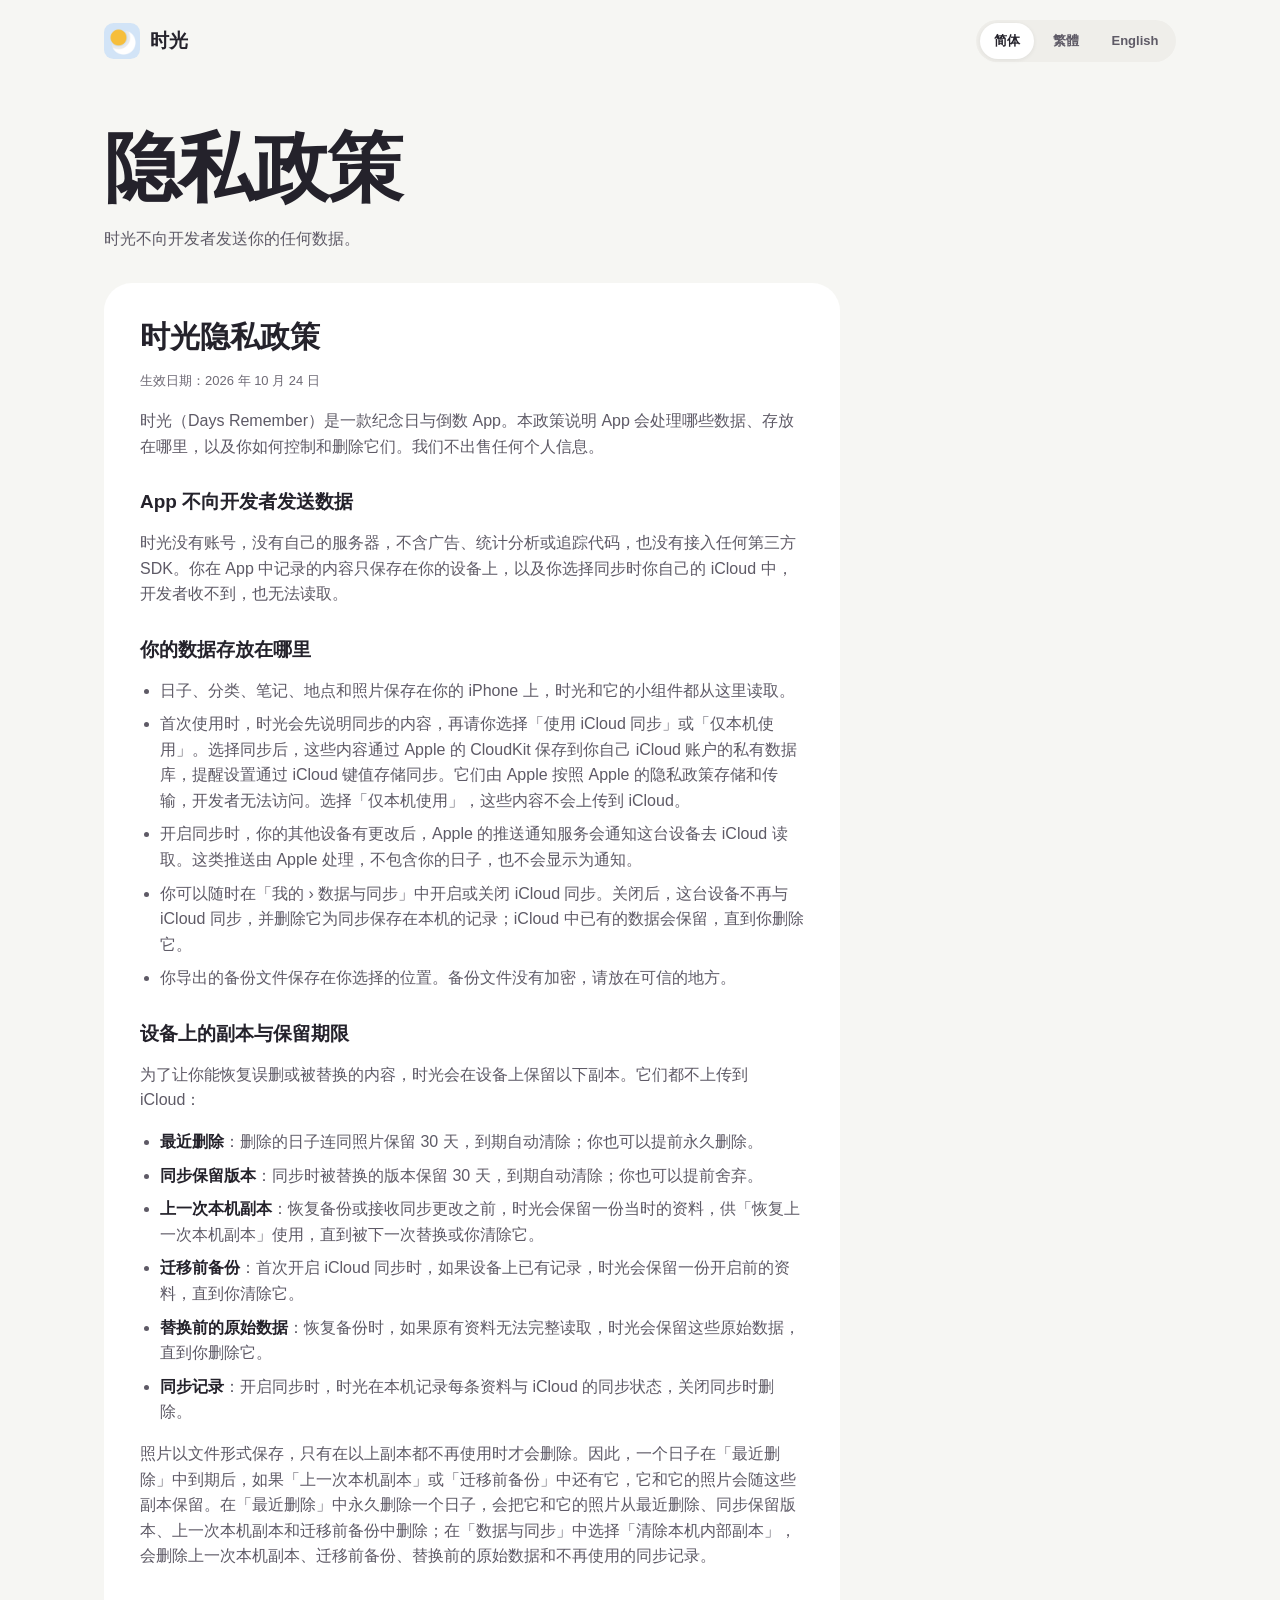
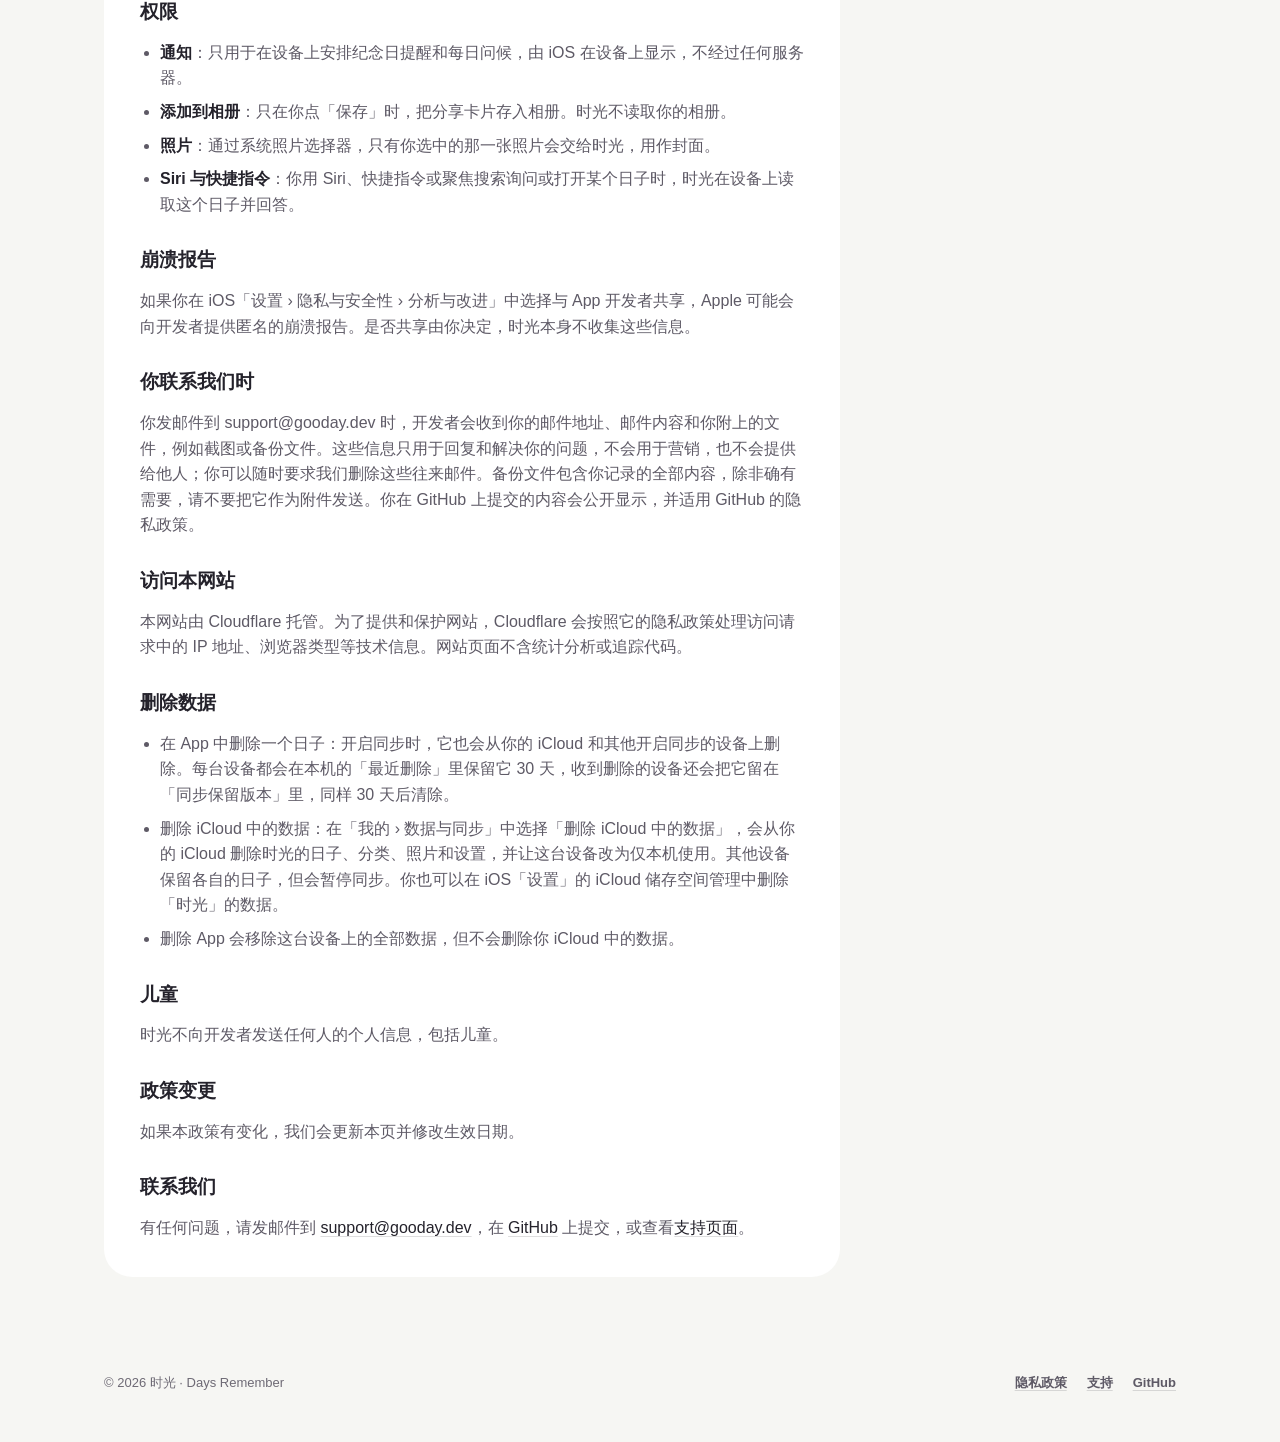
<file: docs/privacy/index.html>
<!doctype html>
<html lang="zh-Hans">
<head>
  <meta charset="utf-8">
  <meta name="viewport" content="width=device-width, initial-scale=1, viewport-fit=cover">
  <title>隐私政策 – 时光</title>
  <meta name="description" content="时光（Days Remember）不向开发者发送你的数据：日子只保存在你的设备上，或你选择同步时你自己的 iCloud 中。">
  <meta name="theme-color" content="#F6F6F3">
  <link rel="canonical" href="https://days.gooday.dev/privacy/">
  <link rel="alternate" hreflang="zh-Hans" href="https://days.gooday.dev/privacy/">
  <link rel="alternate" hreflang="zh-Hant" href="https://days.gooday.dev/zh-Hant/privacy/">
  <link rel="alternate" hreflang="en" href="https://days.gooday.dev/en/privacy/">
  <link rel="alternate" hreflang="x-default" href="https://days.gooday.dev/privacy/">
  <meta property="og:type" content="website">
  <meta property="og:site_name" content="时光 · Days Remember">
  <meta property="og:locale" content="zh_CN">
  <meta property="og:title" content="隐私政策 – 时光">
  <meta property="og:description" content="时光（Days Remember）不向开发者发送你的数据：日子只保存在你的设备上，或你选择同步时你自己的 iCloud 中。">
  <meta property="og:url" content="https://days.gooday.dev/privacy/">
  <meta property="og:image" content="https://days.gooday.dev/assets/og/zh-Hans.jpg">
  <meta property="og:image:width" content="1200">
  <meta property="og:image:height" content="630">
  <meta property="og:image:alt" content="时光的图标和 App 截图：将至、已过和日子详情">
  <meta name="twitter:card" content="summary_large_image">
  <meta name="twitter:image" content="https://days.gooday.dev/assets/og/zh-Hans.jpg">
  <meta name="twitter:image:alt" content="时光的图标和 App 截图：将至、已过和日子详情">
  <link rel="icon" href="../assets/icon-180.png">
  <link rel="apple-touch-icon" href="../assets/icon-180.png">
  <link rel="stylesheet" href="../assets/site.css">
  <script>
    // This page once held all three languages, under #zh-Hant and #en; old links still land here.
    (function (moved) {
      if (moved) location.replace(moved);
    })({ "#zh-Hant": "../zh-Hant/privacy/", "#en": "../en/privacy/" }[location.hash]);
  </script>
</head>
<body>
  <div class="wrap">
    <header class="site-header">
      <a class="brand" href="../"><img src="../assets/icon-180.png" alt="" width="36" height="36">时光</a>
      <nav class="languages" aria-label="语言">
        <a href="./" aria-current="page" lang="zh-Hans">简体</a>
        <a href="../zh-Hant/privacy/" lang="zh-Hant">繁體</a>
        <a href="../en/privacy/" lang="en">English</a>
      </nav>
    </header>

    <main class="doc">
      <div class="doc-head">
        <h1>隐私政策</h1>
        <p>时光不向开发者发送你的任何数据。</p>
      </div>

      <article>
        <h2>时光隐私政策</h2>
        <p class="meta">生效日期：2026 年 10 月 24 日</p>
        <p>时光（Days Remember）是一款纪念日与倒数 App。本政策说明 App 会处理哪些数据、存放在哪里，以及你如何控制和删除它们。我们不出售任何个人信息。</p>
        <h3>App 不向开发者发送数据</h3>
        <p>时光没有账号，没有自己的服务器，不含广告、统计分析或追踪代码，也没有接入任何第三方 SDK。你在 App 中记录的内容只保存在你的设备上，以及你选择同步时你自己的 iCloud 中，开发者收不到，也无法读取。</p>
        <h3>你的数据存放在哪里</h3>
        <ul>
          <li>日子、分类、笔记、地点和照片保存在你的 iPhone 上，时光和它的小组件都从这里读取。</li>
          <li>首次使用时，时光会先说明同步的内容，再请你选择「使用 iCloud 同步」或「仅本机使用」。选择同步后，这些内容通过 Apple 的 CloudKit 保存到你自己 iCloud 账户的私有数据库，提醒设置通过 iCloud 键值存储同步。它们由 Apple 按照 Apple 的隐私政策存储和传输，开发者无法访问。选择「仅本机使用」，这些内容不会上传到 iCloud。</li>
          <li>开启同步时，你的其他设备有更改后，Apple 的推送通知服务会通知这台设备去 iCloud 读取。这类推送由 Apple 处理，不包含你的日子，也不会显示为通知。</li>
          <li>你可以随时在「我的 › 数据与同步」中开启或关闭 iCloud 同步。关闭后，这台设备不再与 iCloud 同步，并删除它为同步保存在本机的记录；iCloud 中已有的数据会保留，直到你删除它。</li>
          <li>你导出的备份文件保存在你选择的位置。备份文件没有加密，请放在可信的地方。</li>
        </ul>
        <h3>设备上的副本与保留期限</h3>
        <p>为了让你能恢复误删或被替换的内容，时光会在设备上保留以下副本。它们都不上传到 iCloud：</p>
        <ul>
          <li><strong>最近删除</strong>：删除的日子连同照片保留 30 天，到期自动清除；你也可以提前永久删除。</li>
          <li><strong>同步保留版本</strong>：同步时被替换的版本保留 30 天，到期自动清除；你也可以提前舍弃。</li>
          <li><strong>上一次本机副本</strong>：恢复备份或接收同步更改之前，时光会保留一份当时的资料，供「恢复上一次本机副本」使用，直到被下一次替换或你清除它。</li>
          <li><strong>迁移前备份</strong>：首次开启 iCloud 同步时，如果设备上已有记录，时光会保留一份开启前的资料，直到你清除它。</li>
          <li><strong>替换前的原始数据</strong>：恢复备份时，如果原有资料无法完整读取，时光会保留这些原始数据，直到你删除它。</li>
          <li><strong>同步记录</strong>：开启同步时，时光在本机记录每条资料与 iCloud 的同步状态，关闭同步时删除。</li>
        </ul>
        <p>照片以文件形式保存，只有在以上副本都不再使用时才会删除。因此，一个日子在「最近删除」中到期后，如果「上一次本机副本」或「迁移前备份」中还有它，它和它的照片会随这些副本保留。在「最近删除」中永久删除一个日子，会把它和它的照片从最近删除、同步保留版本、上一次本机副本和迁移前备份中删除；在「数据与同步」中选择「清除本机内部副本」，会删除上一次本机副本、迁移前备份、替换前的原始数据和不再使用的同步记录。</p>
        <h3>权限</h3>
        <ul>
          <li><strong>通知</strong>：只用于在设备上安排纪念日提醒和每日问候，由 iOS 在设备上显示，不经过任何服务器。</li>
          <li><strong>添加到相册</strong>：只在你点「保存」时，把分享卡片存入相册。时光不读取你的相册。</li>
          <li><strong>照片</strong>：通过系统照片选择器，只有你选中的那一张照片会交给时光，用作封面。</li>
          <li><strong>Siri 与快捷指令</strong>：你用 Siri、快捷指令或聚焦搜索询问或打开某个日子时，时光在设备上读取这个日子并回答。</li>
        </ul>
        <h3>崩溃报告</h3>
        <p>如果你在 iOS「设置 › 隐私与安全性 › 分析与改进」中选择与 App 开发者共享，Apple 可能会向开发者提供匿名的崩溃报告。是否共享由你决定，时光本身不收集这些信息。</p>
        <h3>你联系我们时</h3>
        <p>你发邮件到 support@gooday.dev 时，开发者会收到你的邮件地址、邮件内容和你附上的文件，例如截图或备份文件。这些信息只用于回复和解决你的问题，不会用于营销，也不会提供给他人；你可以随时要求我们删除这些往来邮件。备份文件包含你记录的全部内容，除非确有需要，请不要把它作为附件发送。你在 GitHub 上提交的内容会公开显示，并适用 GitHub 的隐私政策。</p>
        <h3>访问本网站</h3>
        <p>本网站由 Cloudflare 托管。为了提供和保护网站，Cloudflare 会按照它的隐私政策处理访问请求中的 IP 地址、浏览器类型等技术信息。网站页面不含统计分析或追踪代码。</p>
        <h3>删除数据</h3>
        <ul>
          <li>在 App 中删除一个日子：开启同步时，它也会从你的 iCloud 和其他开启同步的设备上删除。每台设备都会在本机的「最近删除」里保留它 30 天，收到删除的设备还会把它留在「同步保留版本」里，同样 30 天后清除。</li>
          <li>删除 iCloud 中的数据：在「我的 › 数据与同步」中选择「删除 iCloud 中的数据」，会从你的 iCloud 删除时光的日子、分类、照片和设置，并让这台设备改为仅本机使用。其他设备保留各自的日子，但会暂停同步。你也可以在 iOS「设置」的 iCloud 储存空间管理中删除「时光」的数据。</li>
          <li>删除 App 会移除这台设备上的全部数据，但不会删除你 iCloud 中的数据。</li>
        </ul>
        <h3>儿童</h3>
        <p>时光不向开发者发送任何人的个人信息，包括儿童。</p>
        <h3>政策变更</h3>
        <p>如果本政策有变化，我们会更新本页并修改生效日期。</p>
        <h3>联系我们</h3>
        <p>有任何问题，请发邮件到 <a href="mailto:support@gooday.dev">support@gooday.dev</a>，在 <a href="https://github.com/euynus/DaysRemember/issues">GitHub</a> 上提交，或查看<a href="../support/">支持页面</a>。</p>
      </article>
    </main>

    <footer class="site-footer">
      <p>© 2026 时光 · Days Remember</p>
      <nav aria-label="页脚">
        <a href="./" aria-current="page">隐私政策</a>
        <a href="../support/">支持</a>
        <a href="https://github.com/euynus/DaysRemember">GitHub</a>
      </nav>
    </footer>
  </div>
</body>
</html>
</file>
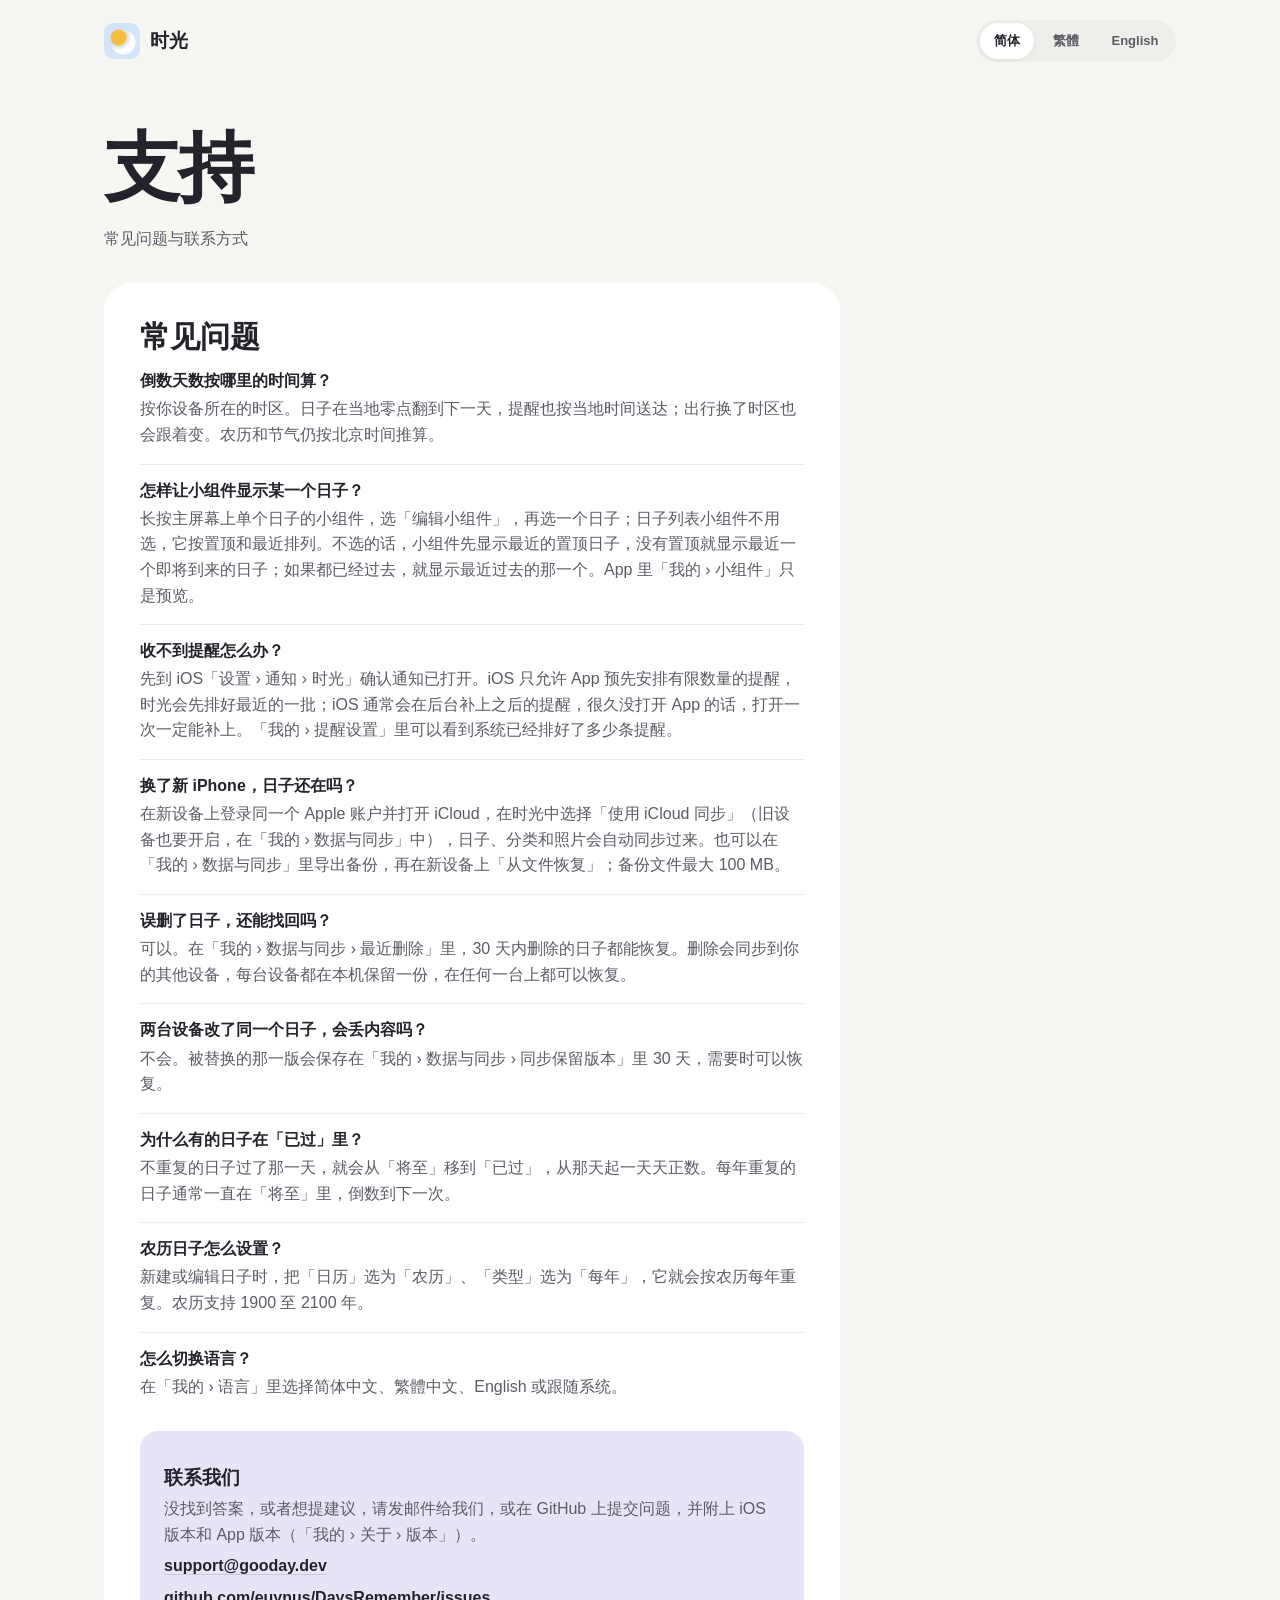
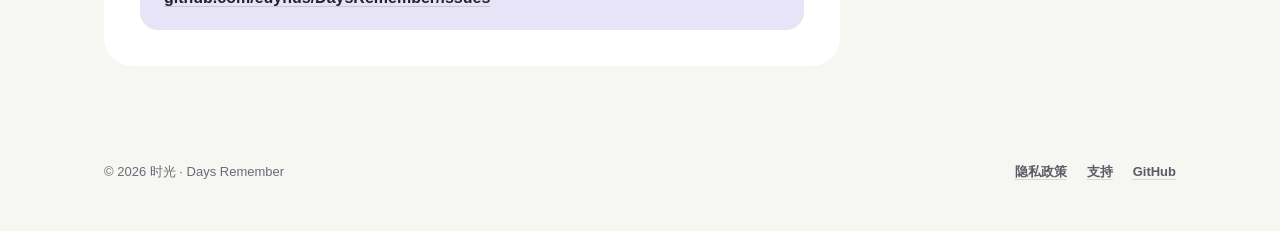
<file: docs/support/index.html>
<!doctype html>
<html lang="zh-Hans">
<head>
  <meta charset="utf-8">
  <meta name="viewport" content="width=device-width, initial-scale=1, viewport-fit=cover">
  <title>支持 – 时光</title>
  <meta name="description" content="时光（Days Remember）的常见问题与联系方式：小组件怎么选日子、收不到提醒、换手机后日子还在吗。">
  <meta name="theme-color" content="#F6F6F3">
  <link rel="canonical" href="https://days.gooday.dev/support/">
  <link rel="alternate" hreflang="zh-Hans" href="https://days.gooday.dev/support/">
  <link rel="alternate" hreflang="zh-Hant" href="https://days.gooday.dev/zh-Hant/support/">
  <link rel="alternate" hreflang="en" href="https://days.gooday.dev/en/support/">
  <link rel="alternate" hreflang="x-default" href="https://days.gooday.dev/support/">
  <meta property="og:type" content="website">
  <meta property="og:site_name" content="时光 · Days Remember">
  <meta property="og:locale" content="zh_CN">
  <meta property="og:title" content="支持 – 时光">
  <meta property="og:description" content="时光（Days Remember）的常见问题与联系方式：小组件怎么选日子、收不到提醒、换手机后日子还在吗。">
  <meta property="og:url" content="https://days.gooday.dev/support/">
  <meta property="og:image" content="https://days.gooday.dev/assets/og/zh-Hans.jpg">
  <meta property="og:image:width" content="1200">
  <meta property="og:image:height" content="630">
  <meta property="og:image:alt" content="时光的图标和 App 截图：将至、已过和日子详情">
  <meta name="twitter:card" content="summary_large_image">
  <meta name="twitter:image" content="https://days.gooday.dev/assets/og/zh-Hans.jpg">
  <meta name="twitter:image:alt" content="时光的图标和 App 截图：将至、已过和日子详情">
  <link rel="icon" href="../assets/icon-180.png">
  <link rel="apple-touch-icon" href="../assets/icon-180.png">
  <link rel="stylesheet" href="../assets/site.css">
  <script>
    // This page once held all three languages, under #zh-Hant and #en; old links still land here.
    (function (moved) {
      if (moved) location.replace(moved);
    })({ "#zh-Hant": "../zh-Hant/support/", "#en": "../en/support/" }[location.hash]);
  </script>
  <script type="application/ld+json">
  {
    "@context": "https://schema.org",
    "@type": "FAQPage",
    "@id": "https://days.gooday.dev/support/#faq",
    "url": "https://days.gooday.dev/support/",
    "inLanguage": "zh-Hans",
    "mainEntity": [
      {
        "@type": "Question",
        "name": "倒数天数按哪里的时间算？",
        "acceptedAnswer": {
          "@type": "Answer",
          "text": "按你设备所在的时区。日子在当地零点翻到下一天，提醒也按当地时间送达；出行换了时区也会跟着变。农历和节气仍按北京时间推算。"
        }
      },
      {
        "@type": "Question",
        "name": "怎样让小组件显示某一个日子？",
        "acceptedAnswer": {
          "@type": "Answer",
          "text": "长按主屏幕上单个日子的小组件，选「编辑小组件」，再选一个日子；日子列表小组件不用选，它按置顶和最近排列。不选的话，小组件先显示最近的置顶日子，没有置顶就显示最近一个即将到来的日子；如果都已经过去，就显示最近过去的那一个。App 里「我的 › 小组件」只是预览。"
        }
      },
      {
        "@type": "Question",
        "name": "收不到提醒怎么办？",
        "acceptedAnswer": {
          "@type": "Answer",
          "text": "先到 iOS「设置 › 通知 › 时光」确认通知已打开。iOS 只允许 App 预先安排有限数量的提醒，时光会先排好最近的一批；iOS 通常会在后台补上之后的提醒，很久没打开 App 的话，打开一次一定能补上。「我的 › 提醒设置」里可以看到系统已经排好了多少条提醒。"
        }
      },
      {
        "@type": "Question",
        "name": "换了新 iPhone，日子还在吗？",
        "acceptedAnswer": {
          "@type": "Answer",
          "text": "在新设备上登录同一个 Apple 账户并打开 iCloud，在时光中选择「使用 iCloud 同步」（旧设备也要开启，在「我的 › 数据与同步」中），日子、分类和照片会自动同步过来。也可以在「我的 › 数据与同步」里导出备份，再在新设备上「从文件恢复」；备份文件最大 100 MB。"
        }
      },
      {
        "@type": "Question",
        "name": "误删了日子，还能找回吗？",
        "acceptedAnswer": {
          "@type": "Answer",
          "text": "可以。在「我的 › 数据与同步 › 最近删除」里，30 天内删除的日子都能恢复。删除会同步到你的其他设备，每台设备都在本机保留一份，在任何一台上都可以恢复。"
        }
      },
      {
        "@type": "Question",
        "name": "两台设备改了同一个日子，会丢内容吗？",
        "acceptedAnswer": {
          "@type": "Answer",
          "text": "不会。被替换的那一版会保存在「我的 › 数据与同步 › 同步保留版本」里 30 天，需要时可以恢复。"
        }
      },
      {
        "@type": "Question",
        "name": "为什么有的日子在「已过」里？",
        "acceptedAnswer": {
          "@type": "Answer",
          "text": "不重复的日子过了那一天，就会从「将至」移到「已过」，从那天起一天天正数。每年重复的日子通常一直在「将至」里，倒数到下一次。"
        }
      },
      {
        "@type": "Question",
        "name": "农历日子怎么设置？",
        "acceptedAnswer": {
          "@type": "Answer",
          "text": "新建或编辑日子时，把「日历」选为「农历」、「类型」选为「每年」，它就会按农历每年重复。农历支持 1900 至 2100 年。"
        }
      },
      {
        "@type": "Question",
        "name": "怎么切换语言？",
        "acceptedAnswer": {
          "@type": "Answer",
          "text": "在「我的 › 语言」里选择简体中文、繁體中文、English 或跟随系统。"
        }
      }
    ]
  }
  </script>
</head>
<body>
  <div class="wrap">
    <header class="site-header">
      <a class="brand" href="../"><img src="../assets/icon-180.png" alt="" width="36" height="36">时光</a>
      <nav class="languages" aria-label="语言">
        <a href="./" aria-current="page" lang="zh-Hans">简体</a>
        <a href="../zh-Hant/support/" lang="zh-Hant">繁體</a>
        <a href="../en/support/" lang="en">English</a>
      </nav>
    </header>

    <main class="doc">
      <div class="doc-head">
        <h1>支持</h1>
        <p>常见问题与联系方式</p>
      </div>

      <article>
        <h2>常见问题</h2>
        <div class="faq">
          <div class="qa">
            <h3>倒数天数按哪里的时间算？</h3>
            <p>按你设备所在的时区。日子在当地零点翻到下一天，提醒也按当地时间送达；出行换了时区也会跟着变。农历和节气仍按北京时间推算。</p>
          </div>
          <div class="qa">
            <h3>怎样让小组件显示某一个日子？</h3>
            <p>长按主屏幕上单个日子的小组件，选「编辑小组件」，再选一个日子；日子列表小组件不用选，它按置顶和最近排列。不选的话，小组件先显示最近的置顶日子，没有置顶就显示最近一个即将到来的日子；如果都已经过去，就显示最近过去的那一个。App 里「我的 › 小组件」只是预览。</p>
          </div>
          <div class="qa">
            <h3>收不到提醒怎么办？</h3>
            <p>先到 iOS「设置 › 通知 › 时光」确认通知已打开。iOS 只允许 App 预先安排有限数量的提醒，时光会先排好最近的一批；iOS 通常会在后台补上之后的提醒，很久没打开 App 的话，打开一次一定能补上。「我的 › 提醒设置」里可以看到系统已经排好了多少条提醒。</p>
          </div>
          <div class="qa">
            <h3>换了新 iPhone，日子还在吗？</h3>
            <p>在新设备上登录同一个 Apple 账户并打开 iCloud，在时光中选择「使用 iCloud 同步」（旧设备也要开启，在「我的 › 数据与同步」中），日子、分类和照片会自动同步过来。也可以在「我的 › 数据与同步」里导出备份，再在新设备上「从文件恢复」；备份文件最大 100 MB。</p>
          </div>
          <div class="qa">
            <h3>误删了日子，还能找回吗？</h3>
            <p>可以。在「我的 › 数据与同步 › 最近删除」里，30 天内删除的日子都能恢复。删除会同步到你的其他设备，每台设备都在本机保留一份，在任何一台上都可以恢复。</p>
          </div>
          <div class="qa">
            <h3>两台设备改了同一个日子，会丢内容吗？</h3>
            <p>不会。被替换的那一版会保存在「我的 › 数据与同步 › 同步保留版本」里 30 天，需要时可以恢复。</p>
          </div>
          <div class="qa">
            <h3>为什么有的日子在「已过」里？</h3>
            <p>不重复的日子过了那一天，就会从「将至」移到「已过」，从那天起一天天正数。每年重复的日子通常一直在「将至」里，倒数到下一次。</p>
          </div>
          <div class="qa">
            <h3>农历日子怎么设置？</h3>
            <p>新建或编辑日子时，把「日历」选为「农历」、「类型」选为「每年」，它就会按农历每年重复。农历支持 1900 至 2100 年。</p>
          </div>
          <div class="qa">
            <h3>怎么切换语言？</h3>
            <p>在「我的 › 语言」里选择简体中文、繁體中文、English 或跟随系统。</p>
          </div>
        </div>
        <div class="contact">
          <h3>联系我们</h3>
          <p>没找到答案，或者想提建议，请发邮件给我们，或在 GitHub 上提交问题，并附上 iOS 版本和 App 版本（「我的 › 关于 › 版本」）。</p>
          <a href="mailto:support@gooday.dev">support@gooday.dev</a>
          <a href="https://github.com/euynus/DaysRemember/issues">github.com/euynus/DaysRemember/issues</a>
        </div>
      </article>
    </main>

    <footer class="site-footer">
      <p>© 2026 时光 · Days Remember</p>
      <nav aria-label="页脚">
        <a href="../privacy/">隐私政策</a>
        <a href="./" aria-current="page">支持</a>
        <a href="https://github.com/euynus/DaysRemember">GitHub</a>
      </nav>
    </footer>
  </div>
</body>
</html>
</file>
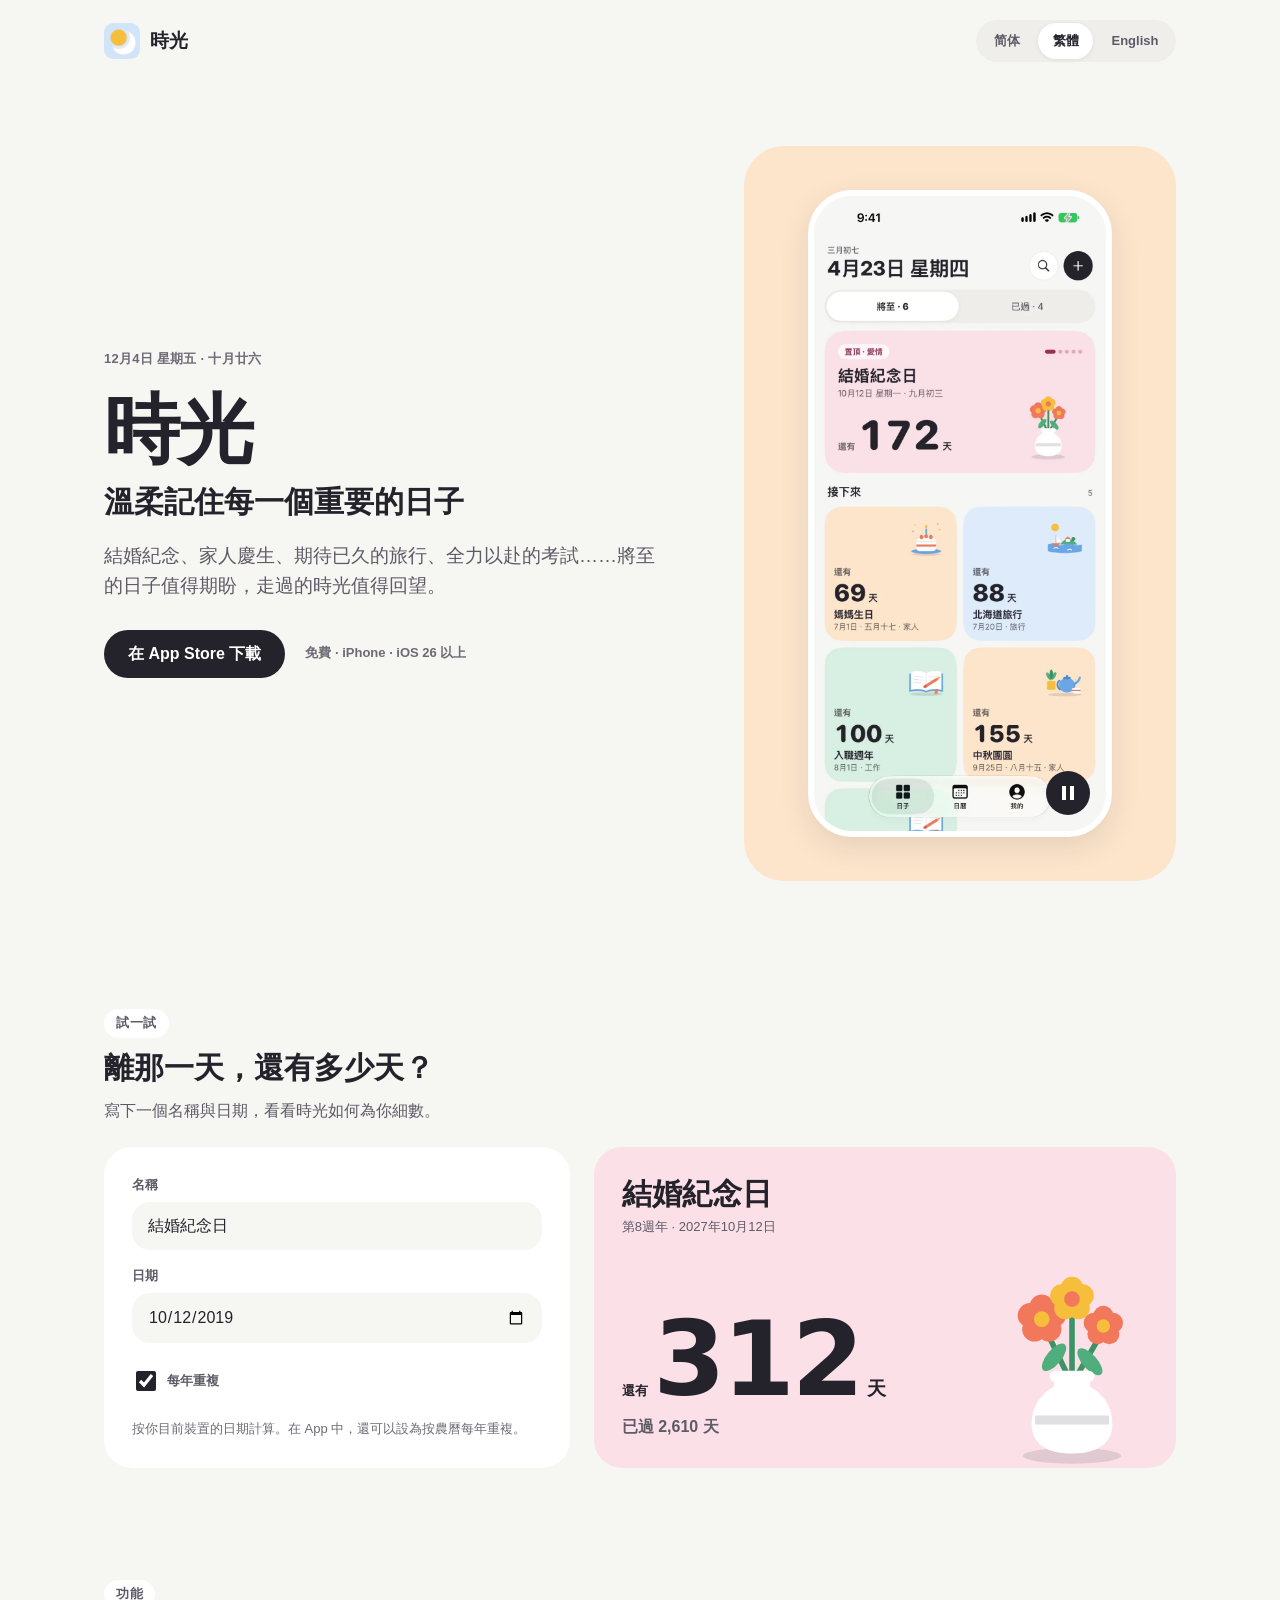
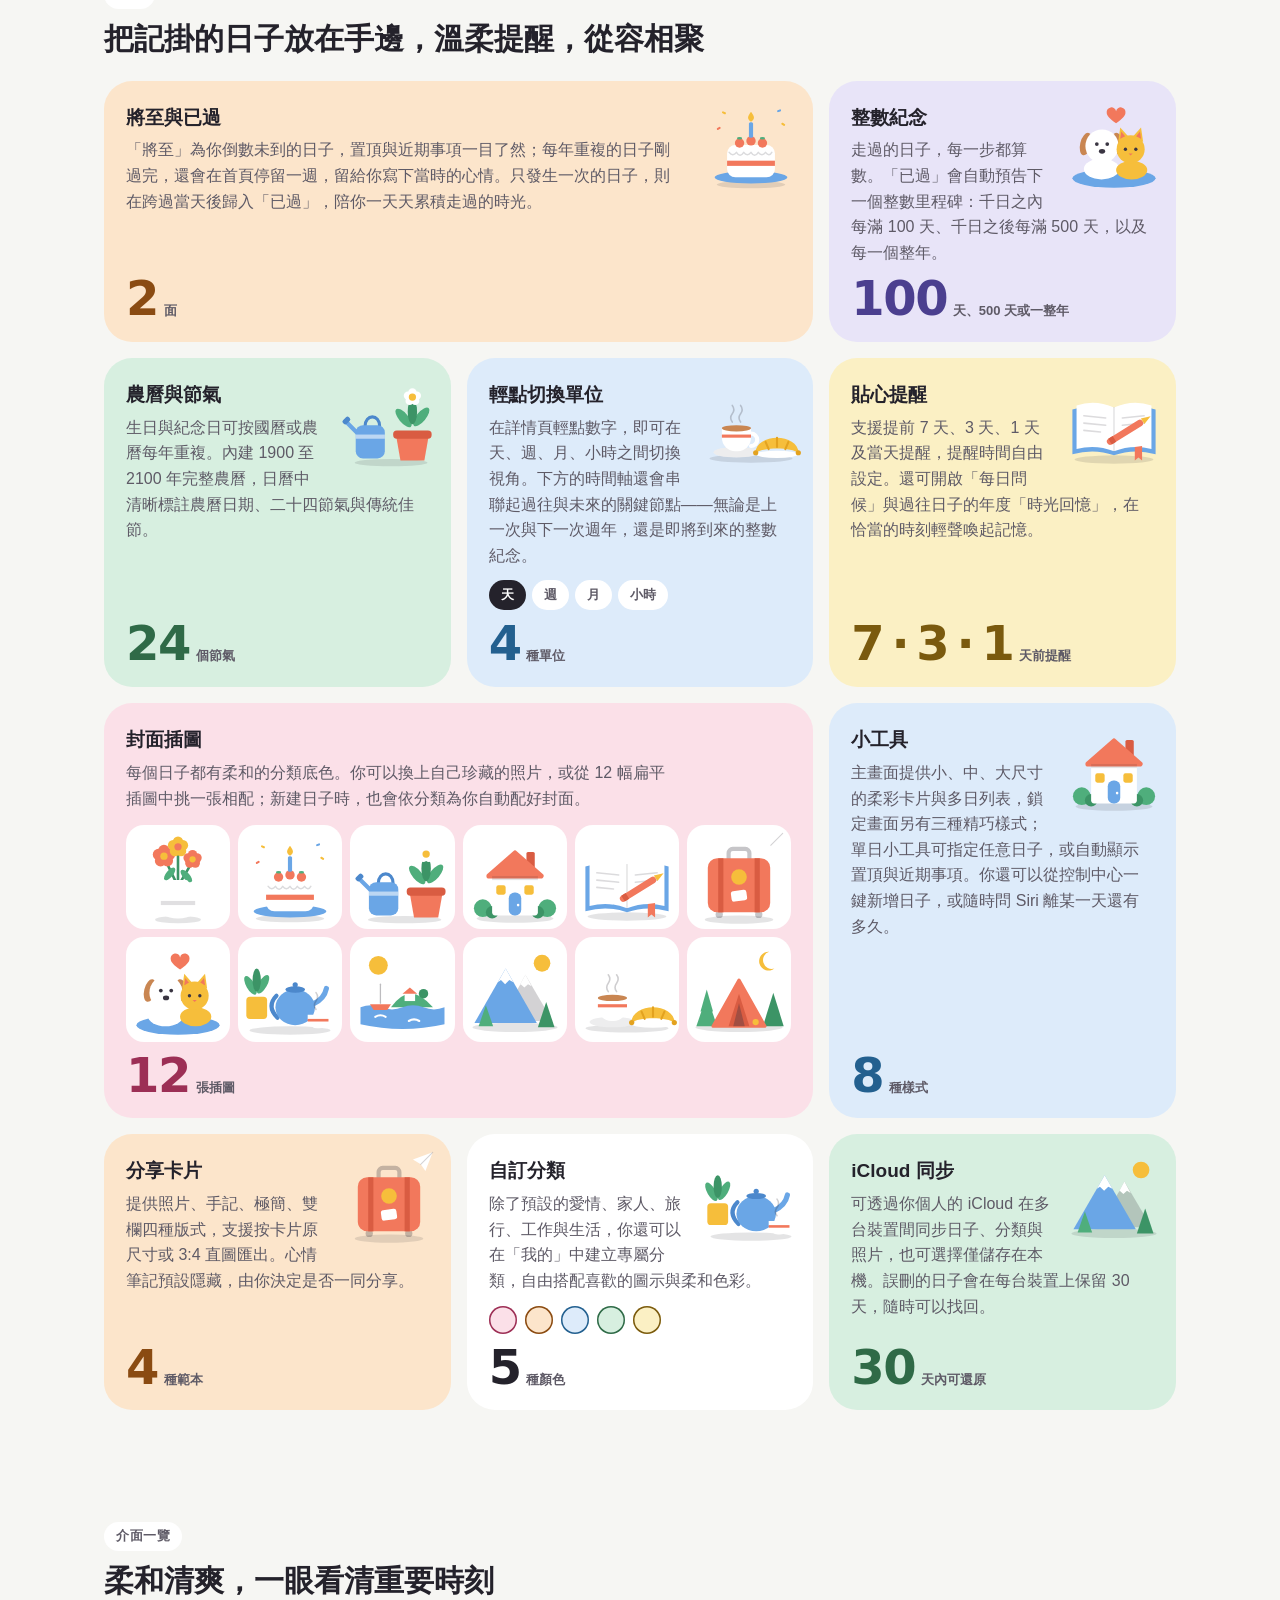
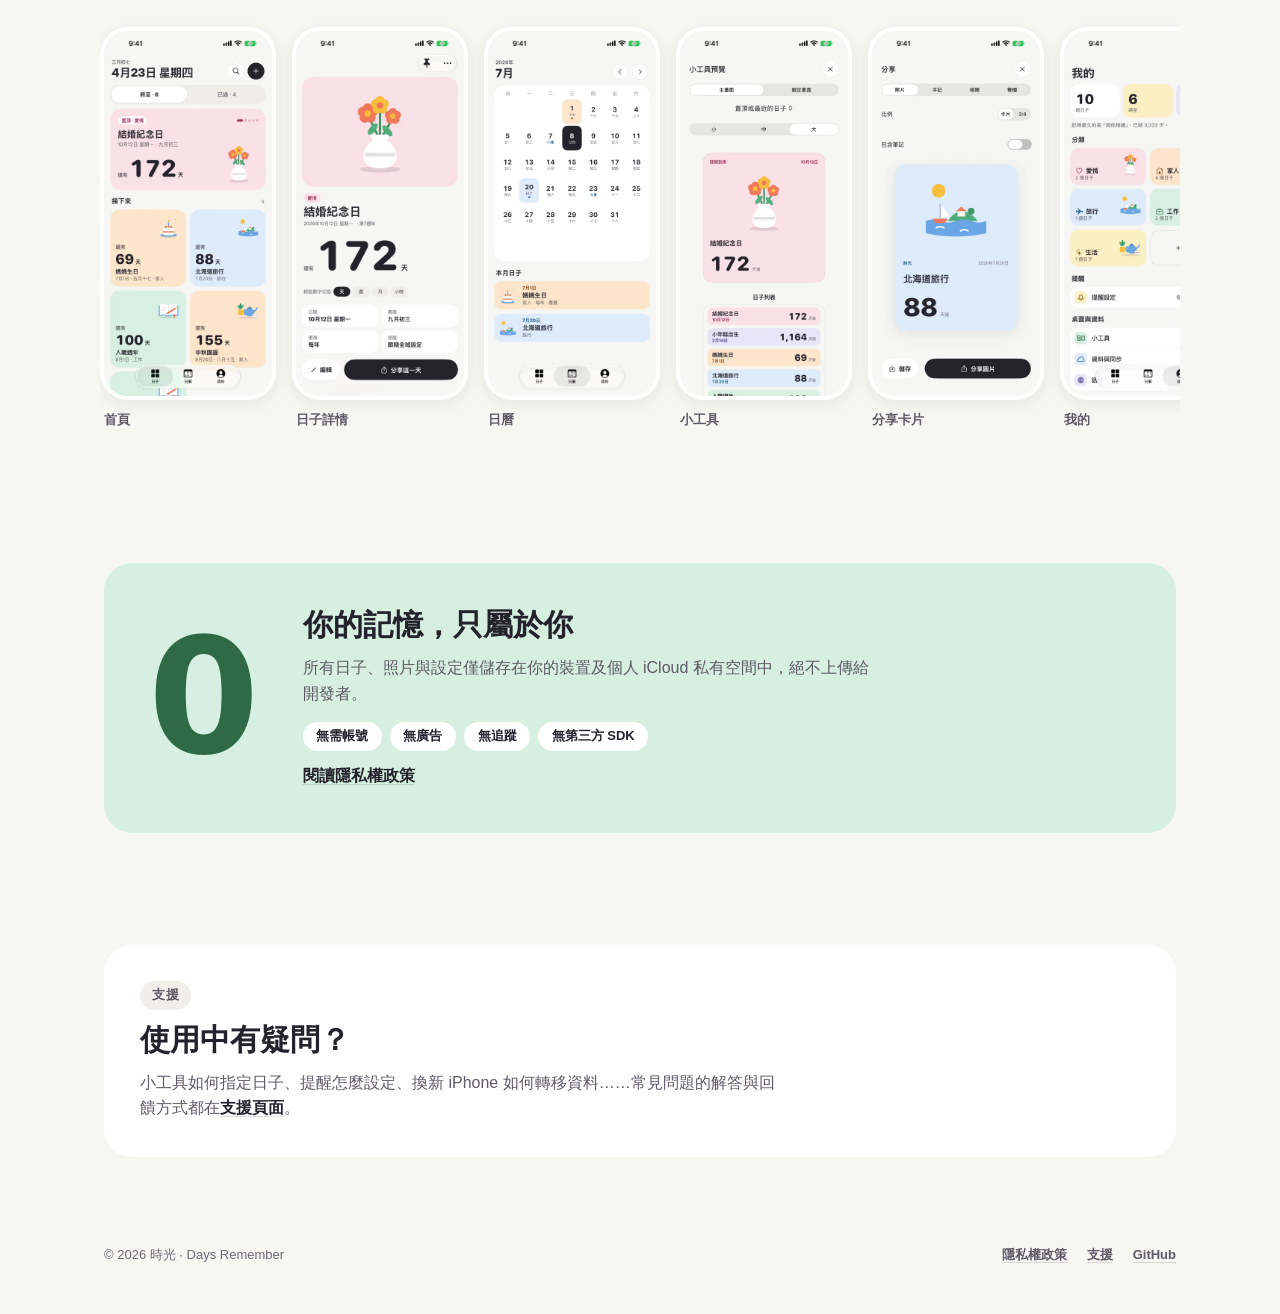
<file: docs/zh-Hant/index.html>
<!doctype html>
<html lang="zh-Hant">
<head>
  <meta charset="utf-8">
  <meta name="viewport" content="width=device-width, initial-scale=1, viewport-fit=cover">
  <title>時光 – 紀念日倒數日 App｜農曆生日提醒、iPhone 小工具</title>
  <meta name="description" content="時光是一款免費的 iPhone 紀念日與倒數日 App。支援國曆與農曆週年、二十四節氣、貼心提前提醒、主畫面與鎖定畫面小工具，以及 iCloud 同步。無廣告，不蒐集任何資料。">
  <meta name="theme-color" content="#F6F6F3">
  <link rel="canonical" href="https://days.gooday.dev/zh-Hant/">
  <link rel="alternate" hreflang="zh-Hans" href="https://days.gooday.dev/">
  <link rel="alternate" hreflang="zh-Hant" href="https://days.gooday.dev/zh-Hant/">
  <link rel="alternate" hreflang="en" href="https://days.gooday.dev/en/">
  <link rel="alternate" hreflang="x-default" href="https://days.gooday.dev/">
  <meta property="og:type" content="website">
  <meta property="og:site_name" content="時光 · Days Remember">
  <meta property="og:locale" content="zh_TW">
  <meta property="og:locale:alternate" content="zh_CN">
  <meta property="og:locale:alternate" content="en_US">
  <meta property="og:title" content="時光 – 紀念日倒數日 App｜農曆生日提醒、iPhone 小工具">
  <meta property="og:description" content="時光是一款免費的 iPhone 紀念日與倒數日 App。支援國曆與農曆週年、二十四節氣、貼心提前提醒、主畫面與鎖定畫面小工具，以及 iCloud 同步。無廣告，不蒐集任何資料。">
  <meta property="og:url" content="https://days.gooday.dev/zh-Hant/">
  <meta property="og:image" content="https://days.gooday.dev/assets/og/zh-Hant.jpg">
  <meta property="og:image:width" content="1200">
  <meta property="og:image:height" content="630">
  <meta property="og:image:alt" content="時光的圖示和 App 截圖：將至、已過和日子詳情">
  <meta name="twitter:card" content="summary_large_image">
  <meta name="twitter:title" content="時光 – 紀念日倒數日 App｜農曆生日提醒、iPhone 小工具">
  <meta name="twitter:description" content="時光是一款免費的 iPhone 紀念日與倒數日 App。支援國曆與農曆週年、二十四節氣、貼心提前提醒、主畫面與鎖定畫面小工具，以及 iCloud 同步。無廣告，不蒐集任何資料。">
  <meta name="twitter:image" content="https://days.gooday.dev/assets/og/zh-Hant.jpg">
  <meta name="twitter:image:alt" content="時光的圖示和 App 截圖：將至、已過和日子詳情">
  <meta name="apple-itunes-app" content="app-id=6826505500">
  <link rel="icon" href="../assets/icon-180.png">
  <link rel="apple-touch-icon" href="../assets/icon-180.png">
  <link rel="stylesheet" href="../assets/site.css">
  <script>
    // Motion unless the visitor asks for less (site.css, site.js). If site.js never runs, everything shows after 3 s.
    (function (root) {
      if (window.matchMedia && matchMedia("(prefers-reduced-motion: reduce)").matches) return;
      if (!("IntersectionObserver" in window)) return;
      root.classList.add("motion");
      setTimeout(function () { if (!root.hasAttribute("data-motion-ready")) root.classList.remove("motion"); }, 3000);
    })(document.documentElement);
  </script>
  <script type="application/ld+json">
  {
    "@context": "https://schema.org",
    "@type": "MobileApplication",
    "@id": "https://days.gooday.dev/zh-Hant/#app",
    "name": "時光",
    "alternateName": "Days Remember",
    "description": "時光是一款免費的 iPhone 紀念日與倒數日 App。支援國曆與農曆週年、二十四節氣、貼心提前提醒、主畫面與鎖定畫面小工具，以及 iCloud 同步。無廣告，不蒐集任何資料。",
    "url": "https://days.gooday.dev/zh-Hant/",
    "inLanguage": "zh-Hant",
    "image": "https://days.gooday.dev/assets/icon-512.png",
    "operatingSystem": "iOS",
    "softwareRequirements": "iOS 26 以上",
    "availableOnDevice": "iPhone",
    "applicationCategory": "LifestyleApplication",
    "isAccessibleForFree": true,
    "downloadUrl": "https://apps.apple.com/app/id6826505500",
    "offers": {
      "@type": "Offer",
      "price": "0",
      "priceCurrency": "CNY"
    },
    "screenshot": [
      "https://days.gooday.dev/assets/screens/zh-Hant/01-home.webp",
      "https://days.gooday.dev/assets/screens/zh-Hant/02-detail.webp",
      "https://days.gooday.dev/assets/screens/zh-Hant/03-calendar.webp",
      "https://days.gooday.dev/assets/screens/zh-Hant/04-widgets.webp",
      "https://days.gooday.dev/assets/screens/zh-Hant/05-share.webp",
      "https://days.gooday.dev/assets/screens/zh-Hant/06-me.webp",
      "https://days.gooday.dev/assets/screens/zh-Hant/07-past.webp"
    ],
    "featureList": [
      "將至的日子倒數期盼，走過的日子一天天累積",
      "整數紀念：千日之內每滿 100 天，之後每滿 500 天，以及每一個整年",
      "國曆與農曆每年重複，內建 1900 至 2100 年農曆與二十四節氣",
      "提前 7 天、3 天、1 天或當天提醒，支援每日問候與時光回憶",
      "主畫面小、中、大尺寸柔彩卡片、日子列表與鎖定畫面三種樣式小工具",
      "控制中心一鍵新增日子，隨時問 Siri 某個日子還有幾天",
      "照片、手記、極簡、雙欄四種分享卡片版式，支援 3:4 直圖匯出",
      "自訂分類，自由搭配圖示與柔和色彩",
      "透過個人 iCloud 私密同步日子、分類和照片，或僅儲存在本機"
    ]
  }
  </script>
</head>
<body>
  <div class="wrap">
    <header class="site-header">
      <a class="brand" href="./"><img src="../assets/icon-180.png" alt="" width="36" height="36">時光</a>
      <nav class="languages" aria-label="語言">
        <a href="../" lang="zh-Hans">简体</a>
        <a href="./" aria-current="page" lang="zh-Hant">繁體</a>
        <a href="../en/" lang="en">English</a>
      </nav>
    </header>

    <main>
      <section class="hero">
        <div class="hero-text">
          <p class="today" data-today></p>
          <h1>時光<span>溫柔記住每一個重要的日子</span></h1>
          <p class="lead">結婚紀念、家人慶生、期待已久的旅行、全力以赴的考試……將至的日子值得期盼，走過的時光值得回望。</p>
          <div class="cta-row">
            <a class="cta" href="https://apps.apple.com/app/id6826505500">在 App Store 下載</a>
            <span class="requirements">免費 · iPhone · iOS 26 以上</span>
          </div>
        </div>
        <div class="hero-art">
          <div class="phone"><img src="../assets/screens/zh-Hant/01-home.webp" width="900" height="1956" alt="時光首頁的「將至」：置頂的結婚紀念日還有 172 天，下面是其他日子的彩色卡片"></div>
        </div>
      </section>

      <section class="section" aria-labelledby="demo-heading">
        <div class="section-head reveal">
          <p class="eyebrow">試一試</p>
          <h2 id="demo-heading">離那一天，還有多少天？</h2>
          <p>寫下一個名稱與日期，看看時光如何為你細數。</p>
        </div>
        <div class="demo">
          <form class="demo-form reveal" data-demo>
            <div class="field">
              <label for="demo-title">名稱</label>
              <input id="demo-title" type="text" value="結婚紀念日" placeholder="結婚紀念日" maxlength="24" autocomplete="off">
            </div>
            <div class="field">
              <label for="demo-date">日期</label>
              <input id="demo-date" type="date" value="2019-10-12" min="1900-01-01" max="2100-12-31" required>
            </div>
            <label class="check" for="demo-recurring">
              <input id="demo-recurring" type="checkbox" checked>每年重複
            </label>
            <p class="demo-note">按你目前裝置的日期計算。在 App 中，還可以設為按農曆每年重複。</p>
          </form>
          <div class="day-card tone-rose reveal" data-demo-card aria-live="polite">
            <img class="cover" src="../assets/covers/flowers.svg" alt="一瓶鮮花" width="200" height="200">
            <div class="day-card-title">
              <strong data-title>結婚紀念日</strong>
              <span data-date>2019年10月12日</span>
            </div>
            <p class="figure"><span data-lead></span><b>—</b><small></small></p>
            <p class="elapsed" data-elapsed></p>
          </div>
        </div>
      </section>

      <section class="section" aria-labelledby="features-heading">
        <div class="section-head reveal">
          <p class="eyebrow">功能</p>
          <h2 id="features-heading">把記掛的日子放在手邊，溫柔提醒，從容相聚</h2>
        </div>
        <ul class="bento">
          <li class="tile tone-apricot is-wide reveal">
            <div class="tile-text">
              <img class="tile-art" src="../assets/covers/celebration.svg" alt="插著蠟燭的生日蛋糕" width="200" height="200" loading="lazy">
              <h3>將至與已過</h3>
              <p>「將至」為你倒數未到的日子，置頂與近期事項一目了然；每年重複的日子剛過完，還會在首頁停留一週，留給你寫下當時的心情。只發生一次的日子，則在跨過當天後歸入「已過」，陪你一天天累積走過的時光。</p>
            </div>
            <p class="figure"><b>2</b><small>面</small></p>
          </li>
          <li class="tile tone-lavender reveal">
            <div class="tile-text">
              <img class="tile-art" src="../assets/covers/companionship.svg" alt="小狗和小貓，頭上一顆愛心" width="200" height="200" loading="lazy">
              <h3>整數紀念</h3>
              <p>走過的日子，每一步都算數。「已過」會自動預告下一個整數里程碑：千日之內每滿 100 天、千日之後每滿 500 天，以及每一個整年。</p>
            </div>
            <p class="figure"><b>100</b><small>天、500 天或一整年</small></p>
          </li>
          <li class="tile tone-mint reveal">
            <div class="tile-text">
              <img class="tile-art" src="../assets/covers/garden.svg" alt="澆水壺和盆栽" width="200" height="200" loading="lazy">
              <h3>農曆與節氣</h3>
              <p>生日與紀念日可按國曆或農曆每年重複。內建 1900 至 2100 年完整農曆，日曆中清晰標註農曆日期、二十四節氣與傳統佳節。</p>
            </div>
            <p class="figure"><b>24</b><small>個節氣</small></p>
          </li>
          <li class="tile tone-sky reveal">
            <div class="tile-text">
              <img class="tile-art" src="../assets/covers/cafe.svg" alt="冒著熱氣的咖啡和牛角麵包" width="200" height="200" loading="lazy">
              <h3>輕點切換單位</h3>
              <p>在詳情頁輕點數字，即可在天、週、月、小時之間切換視角。下方的時間軸還會串聯起過往與未來的關鍵節點——無論是上一次與下一次週年，還是即將到來的整數紀念。</p>
              <ul class="chips" aria-hidden="true"><li>天</li><li>週</li><li>月</li><li>小時</li></ul>
            </div>
            <p class="figure"><b>4</b><small>種單位</small></p>
          </li>
          <li class="tile tone-lemon reveal">
            <div class="tile-text">
              <img class="tile-art" src="../assets/covers/journal.svg" alt="攤開的手帳和鉛筆" width="200" height="200" loading="lazy">
              <h3>貼心提醒</h3>
              <p>支援提前 7 天、3 天、1 天及當天提醒，提醒時間自由設定。還可開啟「每日問候」與過往日子的年度「時光回憶」，在恰當的時刻輕聲喚起記憶。</p>
            </div>
            <p class="figure"><b>7&thinsp;·&thinsp;3&thinsp;·&thinsp;1</b><small>天前提醒</small></p>
          </li>
          <li class="tile tone-rose is-wide has-covers reveal">
            <div class="tile-text">
              <h3>封面插圖</h3>
              <p>每個日子都有柔和的分類底色。你可以換上自己珍藏的照片，或從 12 幅扁平插圖中挑一張相配；新建日子時，也會依分類為你自動配好封面。</p>
              <ul class="covers">
                <li><img src="../assets/covers/flowers.svg" alt="一瓶鮮花" width="200" height="200" loading="lazy"></li>
                <li><img src="../assets/covers/celebration.svg" alt="插著蠟燭的生日蛋糕" width="200" height="200" loading="lazy"></li>
                <li><img src="../assets/covers/garden.svg" alt="澆水壺和盆栽" width="200" height="200" loading="lazy"></li>
                <li><img src="../assets/covers/homecoming.svg" alt="紅屋頂的小房子" width="200" height="200" loading="lazy"></li>
                <li><img src="../assets/covers/journal.svg" alt="攤開的手帳和鉛筆" width="200" height="200" loading="lazy"></li>
                <li><img src="../assets/covers/voyage.svg" alt="貼著貼紙的旅行箱" width="200" height="200" loading="lazy"></li>
                <li><img src="../assets/covers/companionship.svg" alt="小狗和小貓，頭上一顆愛心" width="200" height="200" loading="lazy"></li>
                <li><img src="../assets/covers/everyday.svg" alt="盆栽和茶壺" width="200" height="200" loading="lazy"></li>
                <li><img src="../assets/covers/coast.svg" alt="海上的小帆船和島上的小屋" width="200" height="200" loading="lazy"></li>
                <li><img src="../assets/covers/mountains.svg" alt="太陽下的雪山" width="200" height="200" loading="lazy"></li>
                <li><img src="../assets/covers/cafe.svg" alt="冒著熱氣的咖啡和牛角麵包" width="200" height="200" loading="lazy"></li>
                <li><img src="../assets/covers/camping.svg" alt="松樹間的帳篷和一彎新月" width="200" height="200" loading="lazy"></li>
              </ul>
            </div>
            <p class="figure"><b>12</b><small>張插圖</small></p>
          </li>
          <li class="tile tone-sky reveal">
            <div class="tile-text">
              <img class="tile-art" src="../assets/covers/homecoming.svg" alt="紅屋頂的小房子" width="200" height="200" loading="lazy">
              <h3>小工具</h3>
              <p>主畫面提供小、中、大尺寸的柔彩卡片與多日列表，鎖定畫面另有三種精巧樣式；單日小工具可指定任意日子，或自動顯示置頂與近期事項。你還可以從控制中心一鍵新增日子，或隨時問 Siri 離某一天還有多久。</p>
            </div>
            <p class="figure"><b>8</b><small>種樣式</small></p>
          </li>
          <li class="tile tone-apricot reveal">
            <div class="tile-text">
              <img class="tile-art" src="../assets/covers/voyage.svg" alt="貼著貼紙的旅行箱" width="200" height="200" loading="lazy">
              <h3>分享卡片</h3>
              <p>提供照片、手記、極簡、雙欄四種版式，支援按卡片原尺寸或 3:4 直圖匯出。心情筆記預設隱藏，由你決定是否一同分享。</p>
            </div>
            <p class="figure"><b>4</b><small>種範本</small></p>
          </li>
          <li class="tile tone-white reveal">
            <div class="tile-text">
              <img class="tile-art" src="../assets/covers/everyday.svg" alt="盆栽和茶壺" width="200" height="200" loading="lazy">
              <h3>自訂分類</h3>
              <p>除了預設的愛情、家人、旅行、工作與生活，你還可以在「我的」中建立專屬分類，自由搭配喜歡的圖示與柔和色彩。</p>
              <ul class="swatches" aria-hidden="true"><li class="tone-rose"></li><li class="tone-apricot"></li><li class="tone-sky"></li><li class="tone-mint"></li><li class="tone-lemon"></li></ul>
            </div>
            <p class="figure"><b>5</b><small>種顏色</small></p>
          </li>
          <li class="tile tone-mint reveal">
            <div class="tile-text">
              <img class="tile-art" src="../assets/covers/mountains.svg" alt="太陽下的雪山" width="200" height="200" loading="lazy">
              <h3>iCloud 同步</h3>
              <p>可透過你個人的 iCloud 在多台裝置間同步日子、分類與照片，也可選擇僅儲存在本機。誤刪的日子會在每台裝置上保留 30 天，隨時可以找回。</p>
            </div>
            <p class="figure"><b>30</b><small>天內可還原</small></p>
          </li>
        </ul>
      </section>

      <section class="section" aria-labelledby="shots-heading">
        <div class="section-head reveal">
          <p class="eyebrow">介面一覽</p>
          <h2 id="shots-heading">柔和清爽，一眼看清重要時刻</h2>
        </div>
        <div class="shots" role="region" tabindex="0" aria-label="App 截圖，可橫向捲動">
          <figure class="reveal"><img src="../assets/screens/zh-Hant/01-home.webp" width="900" height="1956" loading="lazy" alt="首頁"><figcaption>首頁</figcaption></figure>
          <figure class="reveal"><img src="../assets/screens/zh-Hant/02-detail.webp" width="900" height="1956" loading="lazy" alt="日子詳情"><figcaption>日子詳情</figcaption></figure>
          <figure class="reveal"><img src="../assets/screens/zh-Hant/03-calendar.webp" width="900" height="1956" loading="lazy" alt="日曆"><figcaption>日曆</figcaption></figure>
          <figure class="reveal"><img src="../assets/screens/zh-Hant/04-widgets.webp" width="900" height="1956" loading="lazy" alt="小工具"><figcaption>小工具</figcaption></figure>
          <figure class="reveal"><img src="../assets/screens/zh-Hant/05-share.webp" width="900" height="1956" loading="lazy" alt="分享卡片"><figcaption>分享卡片</figcaption></figure>
          <figure class="reveal"><img src="../assets/screens/zh-Hant/06-me.webp" width="900" height="1956" loading="lazy" alt="我的：日子統計、分類和設定"><figcaption>我的</figcaption></figure>
          <figure class="reveal"><img src="../assets/screens/zh-Hant/07-past.webp" width="900" height="1956" loading="lazy" alt="首頁的「已過」：下一個整數紀念和走過的日子"><figcaption>已過</figcaption></figure>
        </div>
      </section>

      <section class="section" aria-labelledby="privacy-heading">
        <div class="promise tone-mint reveal">
          <p class="figure"><b>0</b></p>
          <div class="promise-text">
            <h2 id="privacy-heading">你的記憶，只屬於你</h2>
            <p>所有日子、照片與設定僅儲存在你的裝置及個人 iCloud 私有空間中，絕不上傳給開發者。</p>
            <ul><li>無需帳號</li><li>無廣告</li><li>無追蹤</li><li>無第三方 SDK</li></ul>
            <p><a href="privacy/">閱讀隱私權政策</a></p>
          </div>
        </div>
      </section>

      <section class="section" aria-labelledby="support-heading">
        <div class="help reveal">
          <p class="eyebrow">支援</p>
          <h2 id="support-heading">使用中有疑問？</h2>
          <p>小工具如何指定日子、提醒怎麼設定、換新 iPhone 如何轉移資料……常見問題的解答與回饋方式都在<a href="support/">支援頁面</a>。</p>
        </div>
      </section>
    </main>

    <footer class="site-footer">
      <p>© 2026 時光 · Days Remember</p>
      <nav aria-label="頁尾">
        <a href="privacy/">隱私權政策</a>
        <a href="support/">支援</a>
        <a href="https://github.com/euynus/DaysRemember">GitHub</a>
      </nav>
    </footer>
  </div>
  <script src="../assets/site.js"></script>
</body>
</html>
</file>
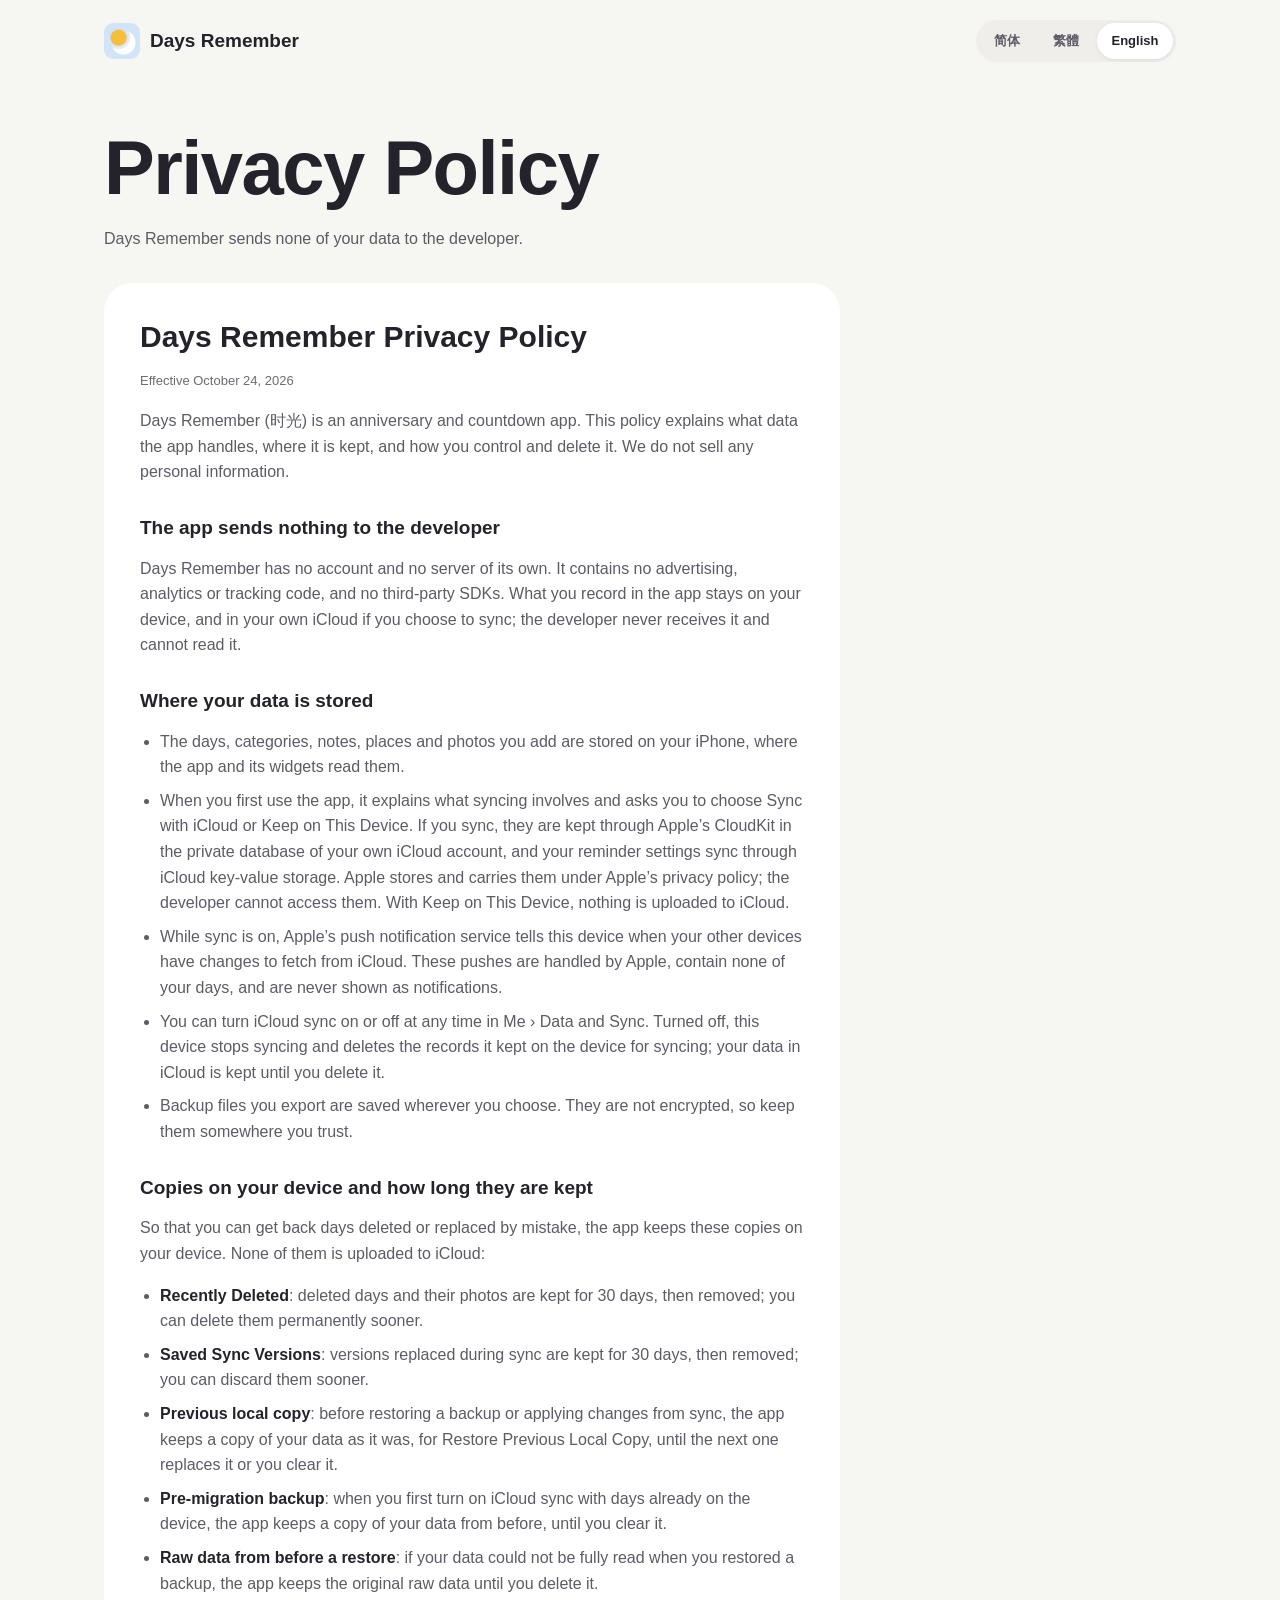
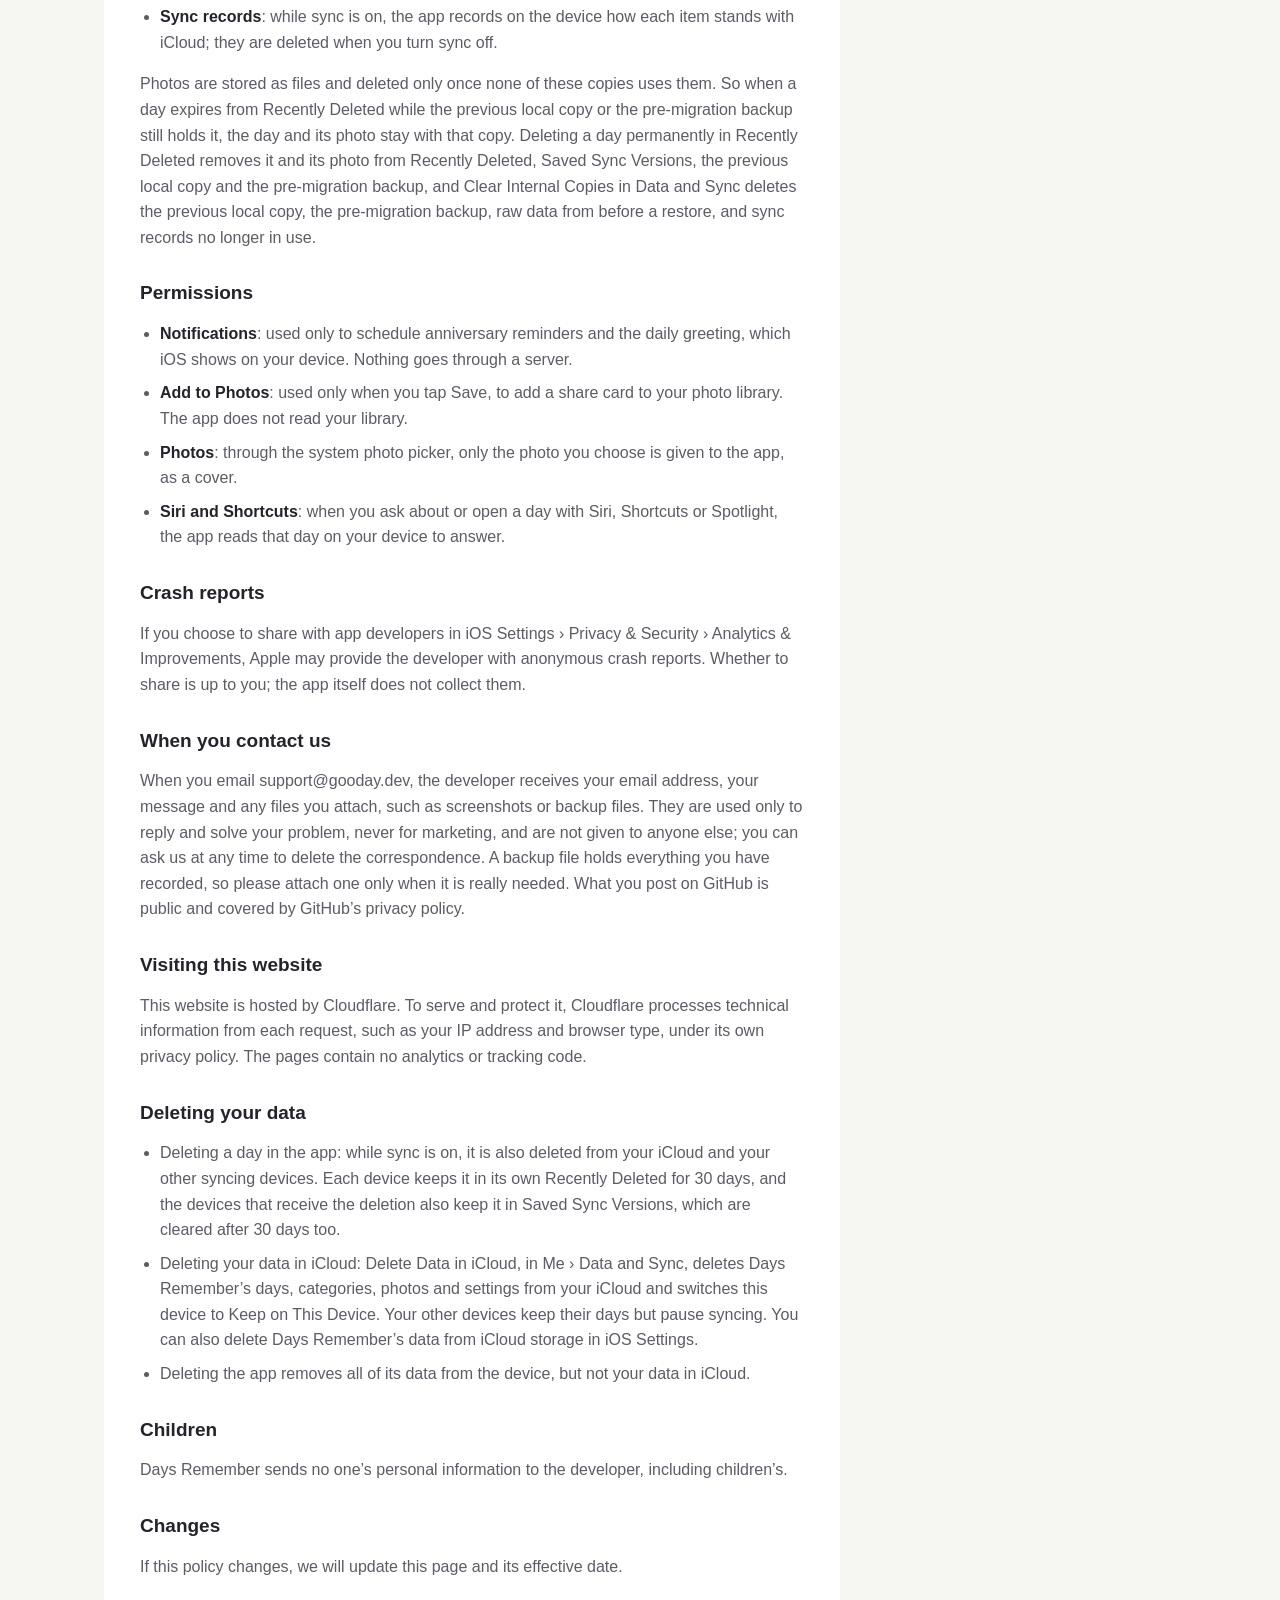
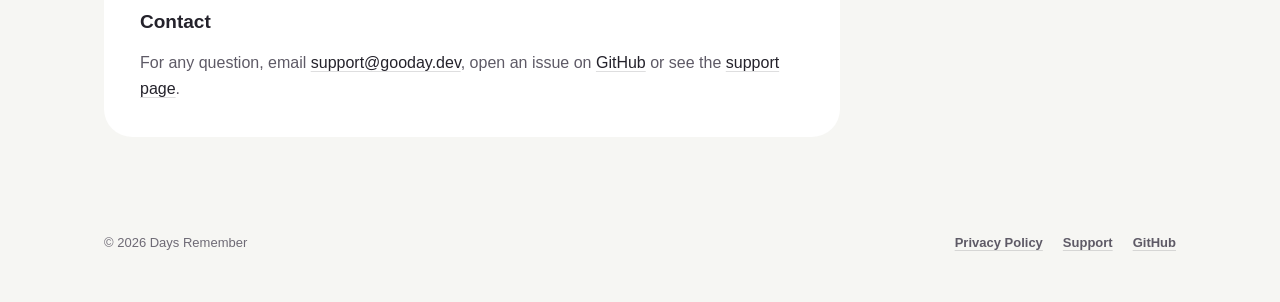
<file: docs/en/privacy/index.html>
<!doctype html>
<html lang="en">
<head>
  <meta charset="utf-8">
  <meta name="viewport" content="width=device-width, initial-scale=1, viewport-fit=cover">
  <title>Privacy Policy – Days Remember</title>
  <meta name="description" content="Days Remember sends none of your data to the developer: your days stay on your device, and in your own iCloud if you choose to sync.">
  <meta name="theme-color" content="#F6F6F3">
  <link rel="canonical" href="https://days.gooday.dev/en/privacy/">
  <link rel="alternate" hreflang="zh-Hans" href="https://days.gooday.dev/privacy/">
  <link rel="alternate" hreflang="zh-Hant" href="https://days.gooday.dev/zh-Hant/privacy/">
  <link rel="alternate" hreflang="en" href="https://days.gooday.dev/en/privacy/">
  <link rel="alternate" hreflang="x-default" href="https://days.gooday.dev/privacy/">
  <meta property="og:type" content="website">
  <meta property="og:site_name" content="Days Remember">
  <meta property="og:locale" content="en_US">
  <meta property="og:title" content="Privacy Policy – Days Remember">
  <meta property="og:description" content="Days Remember sends none of your data to the developer: your days stay on your device, and in your own iCloud if you choose to sync.">
  <meta property="og:url" content="https://days.gooday.dev/en/privacy/">
  <meta property="og:image" content="https://days.gooday.dev/assets/og/en.jpg">
  <meta property="og:image:width" content="1200">
  <meta property="og:image:height" content="630">
  <meta property="og:image:alt" content="The Days Remember icon and app screenshots: Ahead, Past and a day’s detail">
  <meta name="twitter:card" content="summary_large_image">
  <meta name="twitter:image" content="https://days.gooday.dev/assets/og/en.jpg">
  <meta name="twitter:image:alt" content="The Days Remember icon and app screenshots: Ahead, Past and a day’s detail">
  <link rel="icon" href="../../assets/icon-180.png">
  <link rel="apple-touch-icon" href="../../assets/icon-180.png">
  <link rel="stylesheet" href="../../assets/site.css">
</head>
<body>
  <div class="wrap">
    <header class="site-header">
      <a class="brand" href="../"><img src="../../assets/icon-180.png" alt="" width="36" height="36">Days Remember</a>
      <nav class="languages" aria-label="Language">
        <a href="../../privacy/" lang="zh-Hans">简体</a>
        <a href="../../zh-Hant/privacy/" lang="zh-Hant">繁體</a>
        <a href="./" aria-current="page" lang="en">English</a>
      </nav>
    </header>

    <main class="doc">
      <div class="doc-head">
        <h1>Privacy Policy</h1>
        <p>Days Remember sends none of your data to the developer.</p>
      </div>

      <article>
        <h2>Days Remember Privacy Policy</h2>
        <p class="meta">Effective October 24, 2026</p>
        <p>Days Remember (时光) is an anniversary and countdown app. This policy explains what data the app handles, where it is kept, and how you control and delete it. We do not sell any personal information.</p>
        <h3>The app sends nothing to the developer</h3>
        <p>Days Remember has no account and no server of its own. It contains no advertising, analytics or tracking code, and no third-party SDKs. What you record in the app stays on your device, and in your own iCloud if you choose to sync; the developer never receives it and cannot read it.</p>
        <h3>Where your data is stored</h3>
        <ul>
          <li>The days, categories, notes, places and photos you add are stored on your iPhone, where the app and its widgets read them.</li>
          <li>When you first use the app, it explains what syncing involves and asks you to choose Sync with iCloud or Keep on This Device. If you sync, they are kept through Apple’s CloudKit in the private database of your own iCloud account, and your reminder settings sync through iCloud key-value storage. Apple stores and carries them under Apple’s privacy policy; the developer cannot access them. With Keep on This Device, nothing is uploaded to iCloud.</li>
          <li>While sync is on, Apple’s push notification service tells this device when your other devices have changes to fetch from iCloud. These pushes are handled by Apple, contain none of your days, and are never shown as notifications.</li>
          <li>You can turn iCloud sync on or off at any time in Me › Data and Sync. Turned off, this device stops syncing and deletes the records it kept on the device for syncing; your data in iCloud is kept until you delete it.</li>
          <li>Backup files you export are saved wherever you choose. They are not encrypted, so keep them somewhere you trust.</li>
        </ul>
        <h3>Copies on your device and how long they are kept</h3>
        <p>So that you can get back days deleted or replaced by mistake, the app keeps these copies on your device. None of them is uploaded to iCloud:</p>
        <ul>
          <li><strong>Recently Deleted</strong>: deleted days and their photos are kept for 30 days, then removed; you can delete them permanently sooner.</li>
          <li><strong>Saved Sync Versions</strong>: versions replaced during sync are kept for 30 days, then removed; you can discard them sooner.</li>
          <li><strong>Previous local copy</strong>: before restoring a backup or applying changes from sync, the app keeps a copy of your data as it was, for Restore Previous Local Copy, until the next one replaces it or you clear it.</li>
          <li><strong>Pre-migration backup</strong>: when you first turn on iCloud sync with days already on the device, the app keeps a copy of your data from before, until you clear it.</li>
          <li><strong>Raw data from before a restore</strong>: if your data could not be fully read when you restored a backup, the app keeps the original raw data until you delete it.</li>
          <li><strong>Sync records</strong>: while sync is on, the app records on the device how each item stands with iCloud; they are deleted when you turn sync off.</li>
        </ul>
        <p>Photos are stored as files and deleted only once none of these copies uses them. So when a day expires from Recently Deleted while the previous local copy or the pre-migration backup still holds it, the day and its photo stay with that copy. Deleting a day permanently in Recently Deleted removes it and its photo from Recently Deleted, Saved Sync Versions, the previous local copy and the pre-migration backup, and Clear Internal Copies in Data and Sync deletes the previous local copy, the pre-migration backup, raw data from before a restore, and sync records no longer in use.</p>
        <h3>Permissions</h3>
        <ul>
          <li><strong>Notifications</strong>: used only to schedule anniversary reminders and the daily greeting, which iOS shows on your device. Nothing goes through a server.</li>
          <li><strong>Add to Photos</strong>: used only when you tap Save, to add a share card to your photo library. The app does not read your library.</li>
          <li><strong>Photos</strong>: through the system photo picker, only the photo you choose is given to the app, as a cover.</li>
          <li><strong>Siri and Shortcuts</strong>: when you ask about or open a day with Siri, Shortcuts or Spotlight, the app reads that day on your device to answer.</li>
        </ul>
        <h3>Crash reports</h3>
        <p>If you choose to share with app developers in iOS Settings › Privacy &amp; Security › Analytics &amp; Improvements, Apple may provide the developer with anonymous crash reports. Whether to share is up to you; the app itself does not collect them.</p>
        <h3>When you contact us</h3>
        <p>When you email support@gooday.dev, the developer receives your email address, your message and any files you attach, such as screenshots or backup files. They are used only to reply and solve your problem, never for marketing, and are not given to anyone else; you can ask us at any time to delete the correspondence. A backup file holds everything you have recorded, so please attach one only when it is really needed. What you post on GitHub is public and covered by GitHub’s privacy policy.</p>
        <h3>Visiting this website</h3>
        <p>This website is hosted by Cloudflare. To serve and protect it, Cloudflare processes technical information from each request, such as your IP address and browser type, under its own privacy policy. The pages contain no analytics or tracking code.</p>
        <h3>Deleting your data</h3>
        <ul>
          <li>Deleting a day in the app: while sync is on, it is also deleted from your iCloud and your other syncing devices. Each device keeps it in its own Recently Deleted for 30 days, and the devices that receive the deletion also keep it in Saved Sync Versions, which are cleared after 30 days too.</li>
          <li>Deleting your data in iCloud: Delete Data in iCloud, in Me › Data and Sync, deletes Days Remember’s days, categories, photos and settings from your iCloud and switches this device to Keep on This Device. Your other devices keep their days but pause syncing. You can also delete Days Remember’s data from iCloud storage in iOS Settings.</li>
          <li>Deleting the app removes all of its data from the device, but not your data in iCloud.</li>
        </ul>
        <h3>Children</h3>
        <p>Days Remember sends no one’s personal information to the developer, including children’s.</p>
        <h3>Changes</h3>
        <p>If this policy changes, we will update this page and its effective date.</p>
        <h3>Contact</h3>
        <p>For any question, email <a href="mailto:support@gooday.dev">support@gooday.dev</a>, open an issue on <a href="https://github.com/euynus/DaysRemember/issues">GitHub</a> or see the <a href="../support/">support page</a>.</p>
      </article>
    </main>

    <footer class="site-footer">
      <p>© 2026 Days Remember</p>
      <nav aria-label="Footer">
        <a href="./" aria-current="page">Privacy Policy</a>
        <a href="../support/">Support</a>
        <a href="https://github.com/euynus/DaysRemember">GitHub</a>
      </nav>
    </footer>
  </div>
</body>
</html>
</file>
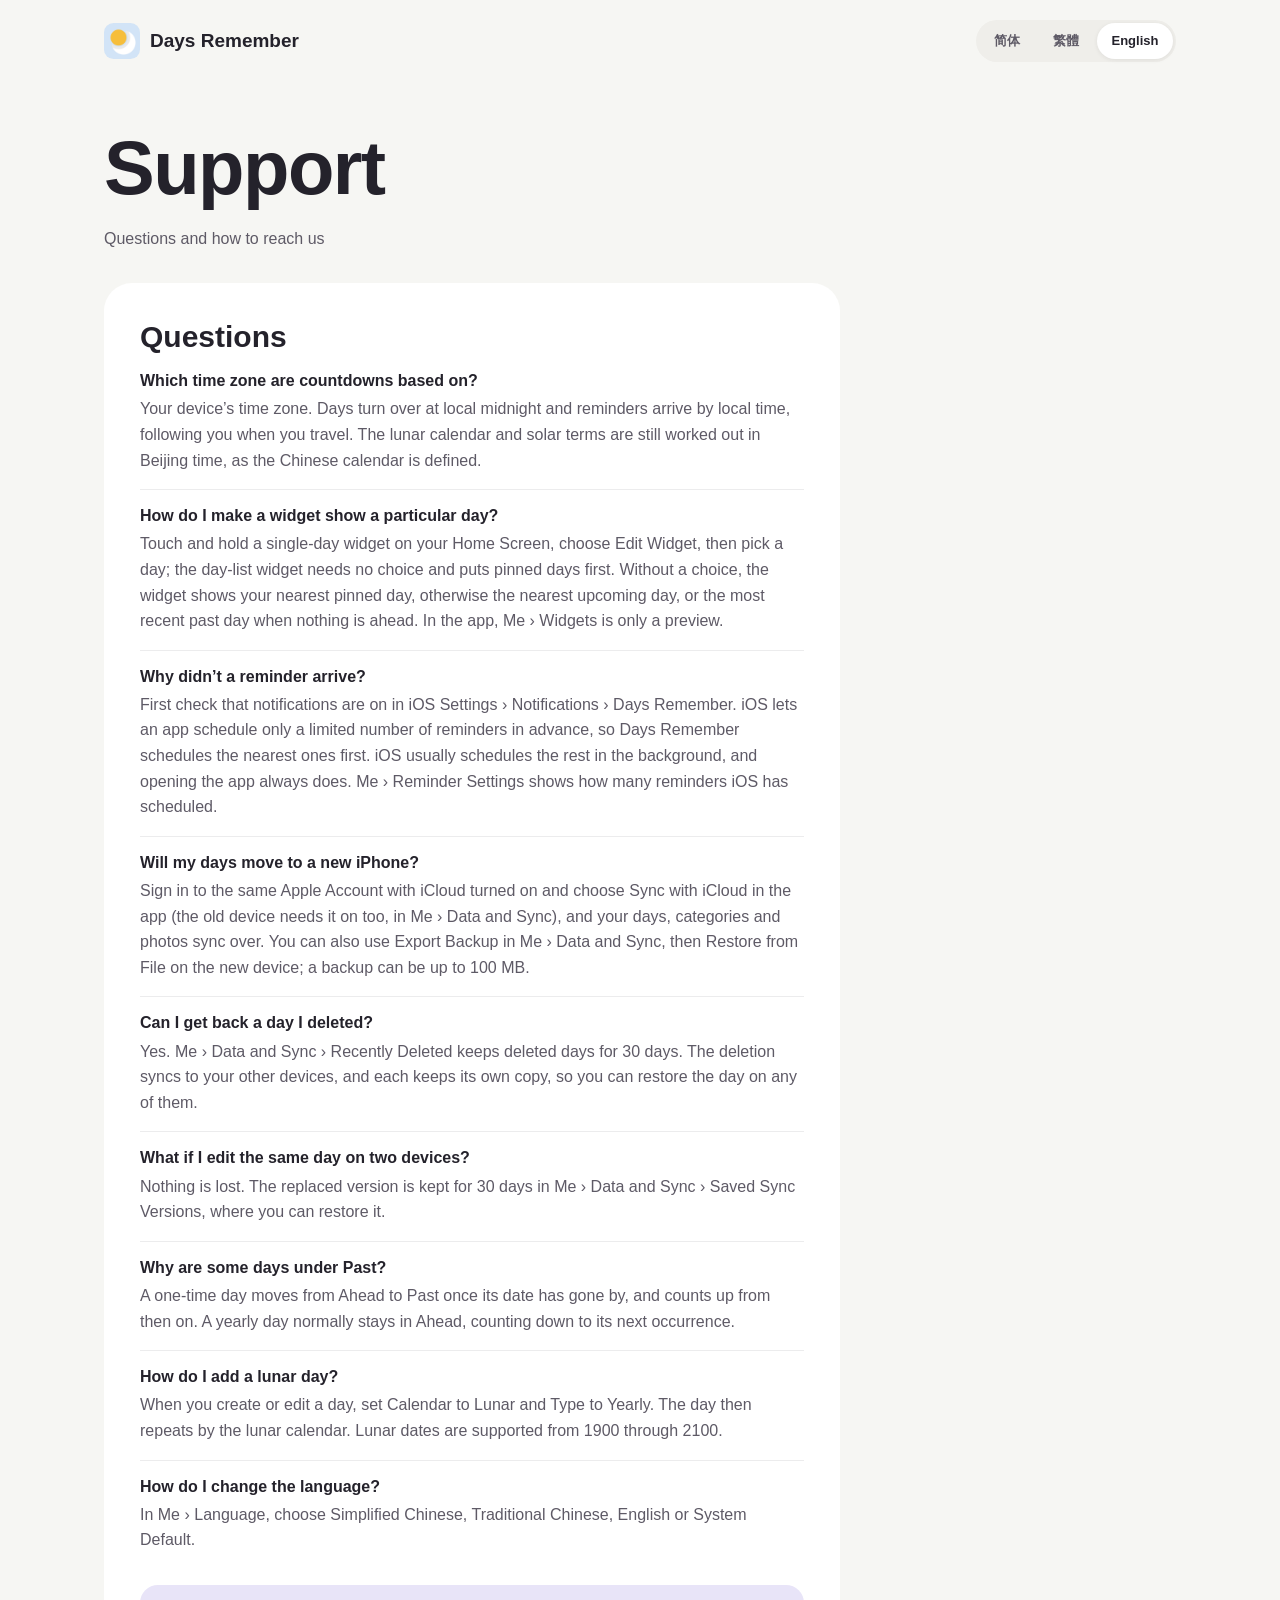
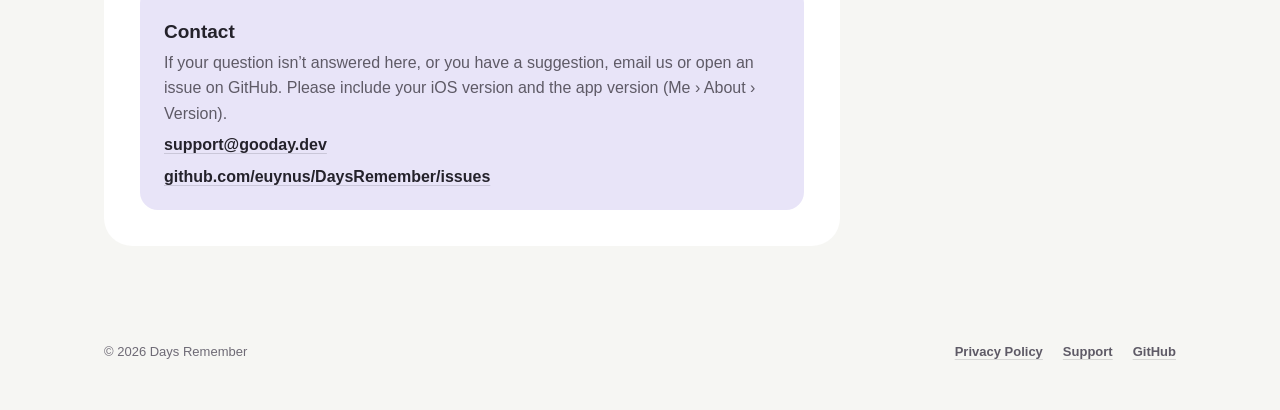
<file: docs/en/support/index.html>
<!doctype html>
<html lang="en">
<head>
  <meta charset="utf-8">
  <meta name="viewport" content="width=device-width, initial-scale=1, viewport-fit=cover">
  <title>Support – Days Remember</title>
  <meta name="description" content="Questions and contact for Days Remember: choosing a widget’s day, missing reminders, moving to a new iPhone.">
  <meta name="theme-color" content="#F6F6F3">
  <link rel="canonical" href="https://days.gooday.dev/en/support/">
  <link rel="alternate" hreflang="zh-Hans" href="https://days.gooday.dev/support/">
  <link rel="alternate" hreflang="zh-Hant" href="https://days.gooday.dev/zh-Hant/support/">
  <link rel="alternate" hreflang="en" href="https://days.gooday.dev/en/support/">
  <link rel="alternate" hreflang="x-default" href="https://days.gooday.dev/support/">
  <meta property="og:type" content="website">
  <meta property="og:site_name" content="Days Remember">
  <meta property="og:locale" content="en_US">
  <meta property="og:title" content="Support – Days Remember">
  <meta property="og:description" content="Questions and contact for Days Remember: choosing a widget’s day, missing reminders, moving to a new iPhone.">
  <meta property="og:url" content="https://days.gooday.dev/en/support/">
  <meta property="og:image" content="https://days.gooday.dev/assets/og/en.jpg">
  <meta property="og:image:width" content="1200">
  <meta property="og:image:height" content="630">
  <meta property="og:image:alt" content="The Days Remember icon and app screenshots: Ahead, Past and a day’s detail">
  <meta name="twitter:card" content="summary_large_image">
  <meta name="twitter:image" content="https://days.gooday.dev/assets/og/en.jpg">
  <meta name="twitter:image:alt" content="The Days Remember icon and app screenshots: Ahead, Past and a day’s detail">
  <link rel="icon" href="../../assets/icon-180.png">
  <link rel="apple-touch-icon" href="../../assets/icon-180.png">
  <link rel="stylesheet" href="../../assets/site.css">
  <script type="application/ld+json">
  {
    "@context": "https://schema.org",
    "@type": "FAQPage",
    "@id": "https://days.gooday.dev/en/support/#faq",
    "url": "https://days.gooday.dev/en/support/",
    "inLanguage": "en",
    "mainEntity": [
      {
        "@type": "Question",
        "name": "Which time zone are countdowns based on?",
        "acceptedAnswer": {
          "@type": "Answer",
          "text": "Your device’s time zone. Days turn over at local midnight and reminders arrive by local time, following you when you travel. The lunar calendar and solar terms are still worked out in Beijing time, as the Chinese calendar is defined."
        }
      },
      {
        "@type": "Question",
        "name": "How do I make a widget show a particular day?",
        "acceptedAnswer": {
          "@type": "Answer",
          "text": "Touch and hold a single-day widget on your Home Screen, choose Edit Widget, then pick a day; the day-list widget needs no choice and puts pinned days first. Without a choice, the widget shows your nearest pinned day, otherwise the nearest upcoming day, or the most recent past day when nothing is ahead. In the app, Me › Widgets is only a preview."
        }
      },
      {
        "@type": "Question",
        "name": "Why didn’t a reminder arrive?",
        "acceptedAnswer": {
          "@type": "Answer",
          "text": "First check that notifications are on in iOS Settings › Notifications › Days Remember. iOS lets an app schedule only a limited number of reminders in advance, so Days Remember schedules the nearest ones first. iOS usually schedules the rest in the background, and opening the app always does. Me › Reminder Settings shows how many reminders iOS has scheduled."
        }
      },
      {
        "@type": "Question",
        "name": "Will my days move to a new iPhone?",
        "acceptedAnswer": {
          "@type": "Answer",
          "text": "Sign in to the same Apple Account with iCloud turned on and choose Sync with iCloud in the app (the old device needs it on too, in Me › Data and Sync), and your days, categories and photos sync over. You can also use Export Backup in Me › Data and Sync, then Restore from File on the new device; a backup can be up to 100 MB."
        }
      },
      {
        "@type": "Question",
        "name": "Can I get back a day I deleted?",
        "acceptedAnswer": {
          "@type": "Answer",
          "text": "Yes. Me › Data and Sync › Recently Deleted keeps deleted days for 30 days. The deletion syncs to your other devices, and each keeps its own copy, so you can restore the day on any of them."
        }
      },
      {
        "@type": "Question",
        "name": "What if I edit the same day on two devices?",
        "acceptedAnswer": {
          "@type": "Answer",
          "text": "Nothing is lost. The replaced version is kept for 30 days in Me › Data and Sync › Saved Sync Versions, where you can restore it."
        }
      },
      {
        "@type": "Question",
        "name": "Why are some days under Past?",
        "acceptedAnswer": {
          "@type": "Answer",
          "text": "A one-time day moves from Ahead to Past once its date has gone by, and counts up from then on. A yearly day normally stays in Ahead, counting down to its next occurrence."
        }
      },
      {
        "@type": "Question",
        "name": "How do I add a lunar day?",
        "acceptedAnswer": {
          "@type": "Answer",
          "text": "When you create or edit a day, set Calendar to Lunar and Type to Yearly. The day then repeats by the lunar calendar. Lunar dates are supported from 1900 through 2100."
        }
      },
      {
        "@type": "Question",
        "name": "How do I change the language?",
        "acceptedAnswer": {
          "@type": "Answer",
          "text": "In Me › Language, choose Simplified Chinese, Traditional Chinese, English or System Default."
        }
      }
    ]
  }
  </script>
</head>
<body>
  <div class="wrap">
    <header class="site-header">
      <a class="brand" href="../"><img src="../../assets/icon-180.png" alt="" width="36" height="36">Days Remember</a>
      <nav class="languages" aria-label="Language">
        <a href="../../support/" lang="zh-Hans">简体</a>
        <a href="../../zh-Hant/support/" lang="zh-Hant">繁體</a>
        <a href="./" aria-current="page" lang="en">English</a>
      </nav>
    </header>

    <main class="doc">
      <div class="doc-head">
        <h1>Support</h1>
        <p>Questions and how to reach us</p>
      </div>

      <article>
        <h2>Questions</h2>
        <div class="faq">
          <div class="qa">
            <h3>Which time zone are countdowns based on?</h3>
            <p>Your device’s time zone. Days turn over at local midnight and reminders arrive by local time, following you when you travel. The lunar calendar and solar terms are still worked out in Beijing time, as the Chinese calendar is defined.</p>
          </div>
          <div class="qa">
            <h3>How do I make a widget show a particular day?</h3>
            <p>Touch and hold a single-day widget on your Home Screen, choose Edit Widget, then pick a day; the day-list widget needs no choice and puts pinned days first. Without a choice, the widget shows your nearest pinned day, otherwise the nearest upcoming day, or the most recent past day when nothing is ahead. In the app, Me › Widgets is only a preview.</p>
          </div>
          <div class="qa">
            <h3>Why didn’t a reminder arrive?</h3>
            <p>First check that notifications are on in iOS Settings › Notifications › Days Remember. iOS lets an app schedule only a limited number of reminders in advance, so Days Remember schedules the nearest ones first. iOS usually schedules the rest in the background, and opening the app always does. Me › Reminder Settings shows how many reminders iOS has scheduled.</p>
          </div>
          <div class="qa">
            <h3>Will my days move to a new iPhone?</h3>
            <p>Sign in to the same Apple Account with iCloud turned on and choose Sync with iCloud in the app (the old device needs it on too, in Me › Data and Sync), and your days, categories and photos sync over. You can also use Export Backup in Me › Data and Sync, then Restore from File on the new device; a backup can be up to 100 MB.</p>
          </div>
          <div class="qa">
            <h3>Can I get back a day I deleted?</h3>
            <p>Yes. Me › Data and Sync › Recently Deleted keeps deleted days for 30 days. The deletion syncs to your other devices, and each keeps its own copy, so you can restore the day on any of them.</p>
          </div>
          <div class="qa">
            <h3>What if I edit the same day on two devices?</h3>
            <p>Nothing is lost. The replaced version is kept for 30 days in Me › Data and Sync › Saved Sync Versions, where you can restore it.</p>
          </div>
          <div class="qa">
            <h3>Why are some days under Past?</h3>
            <p>A one-time day moves from Ahead to Past once its date has gone by, and counts up from then on. A yearly day normally stays in Ahead, counting down to its next occurrence.</p>
          </div>
          <div class="qa">
            <h3>How do I add a lunar day?</h3>
            <p>When you create or edit a day, set Calendar to Lunar and Type to Yearly. The day then repeats by the lunar calendar. Lunar dates are supported from 1900 through 2100.</p>
          </div>
          <div class="qa">
            <h3>How do I change the language?</h3>
            <p>In Me › Language, choose Simplified Chinese, Traditional Chinese, English or System Default.</p>
          </div>
        </div>
        <div class="contact">
          <h3>Contact</h3>
          <p>If your question isn’t answered here, or you have a suggestion, email us or open an issue on GitHub. Please include your iOS version and the app version (Me › About › Version).</p>
          <a href="mailto:support@gooday.dev">support@gooday.dev</a>
          <a href="https://github.com/euynus/DaysRemember/issues">github.com/euynus/DaysRemember/issues</a>
        </div>
      </article>
    </main>

    <footer class="site-footer">
      <p>© 2026 Days Remember</p>
      <nav aria-label="Footer">
        <a href="../privacy/">Privacy Policy</a>
        <a href="./" aria-current="page">Support</a>
        <a href="https://github.com/euynus/DaysRemember">GitHub</a>
      </nav>
    </footer>
  </div>
</body>
</html>
</file>
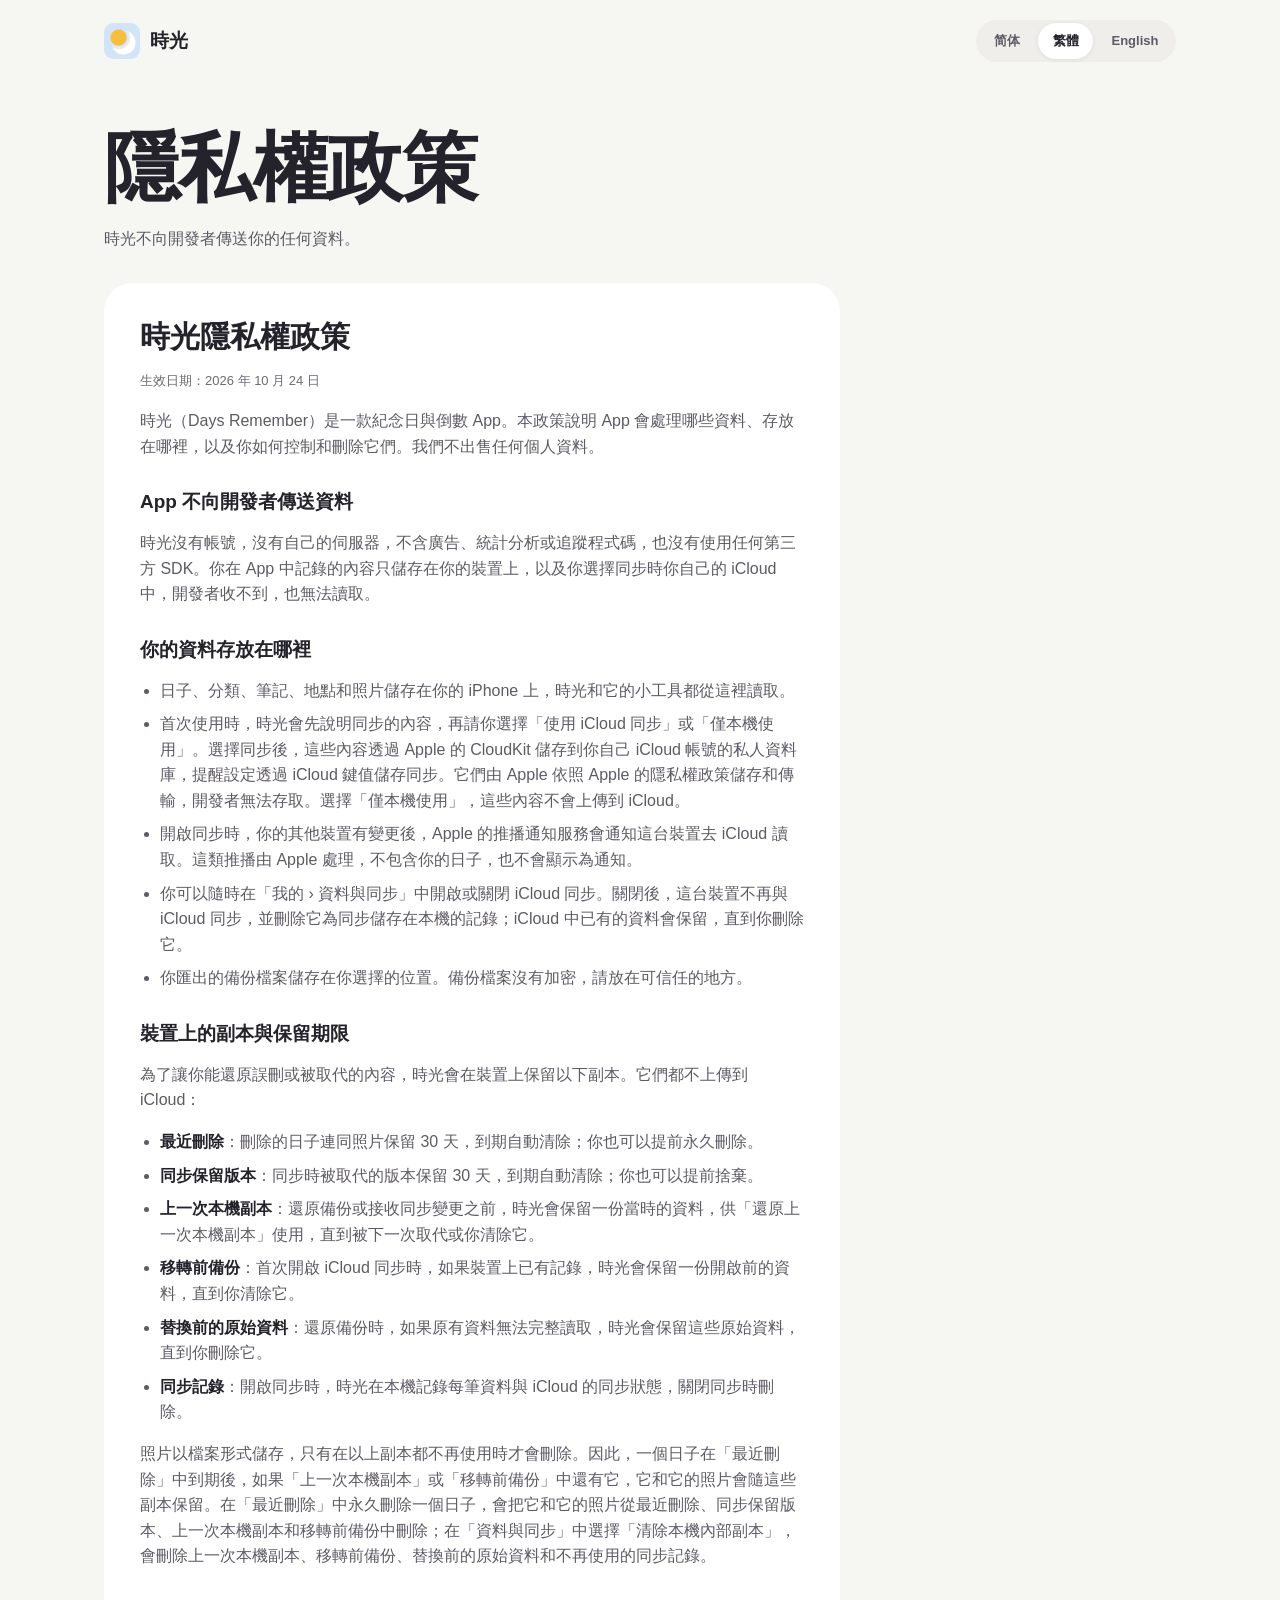
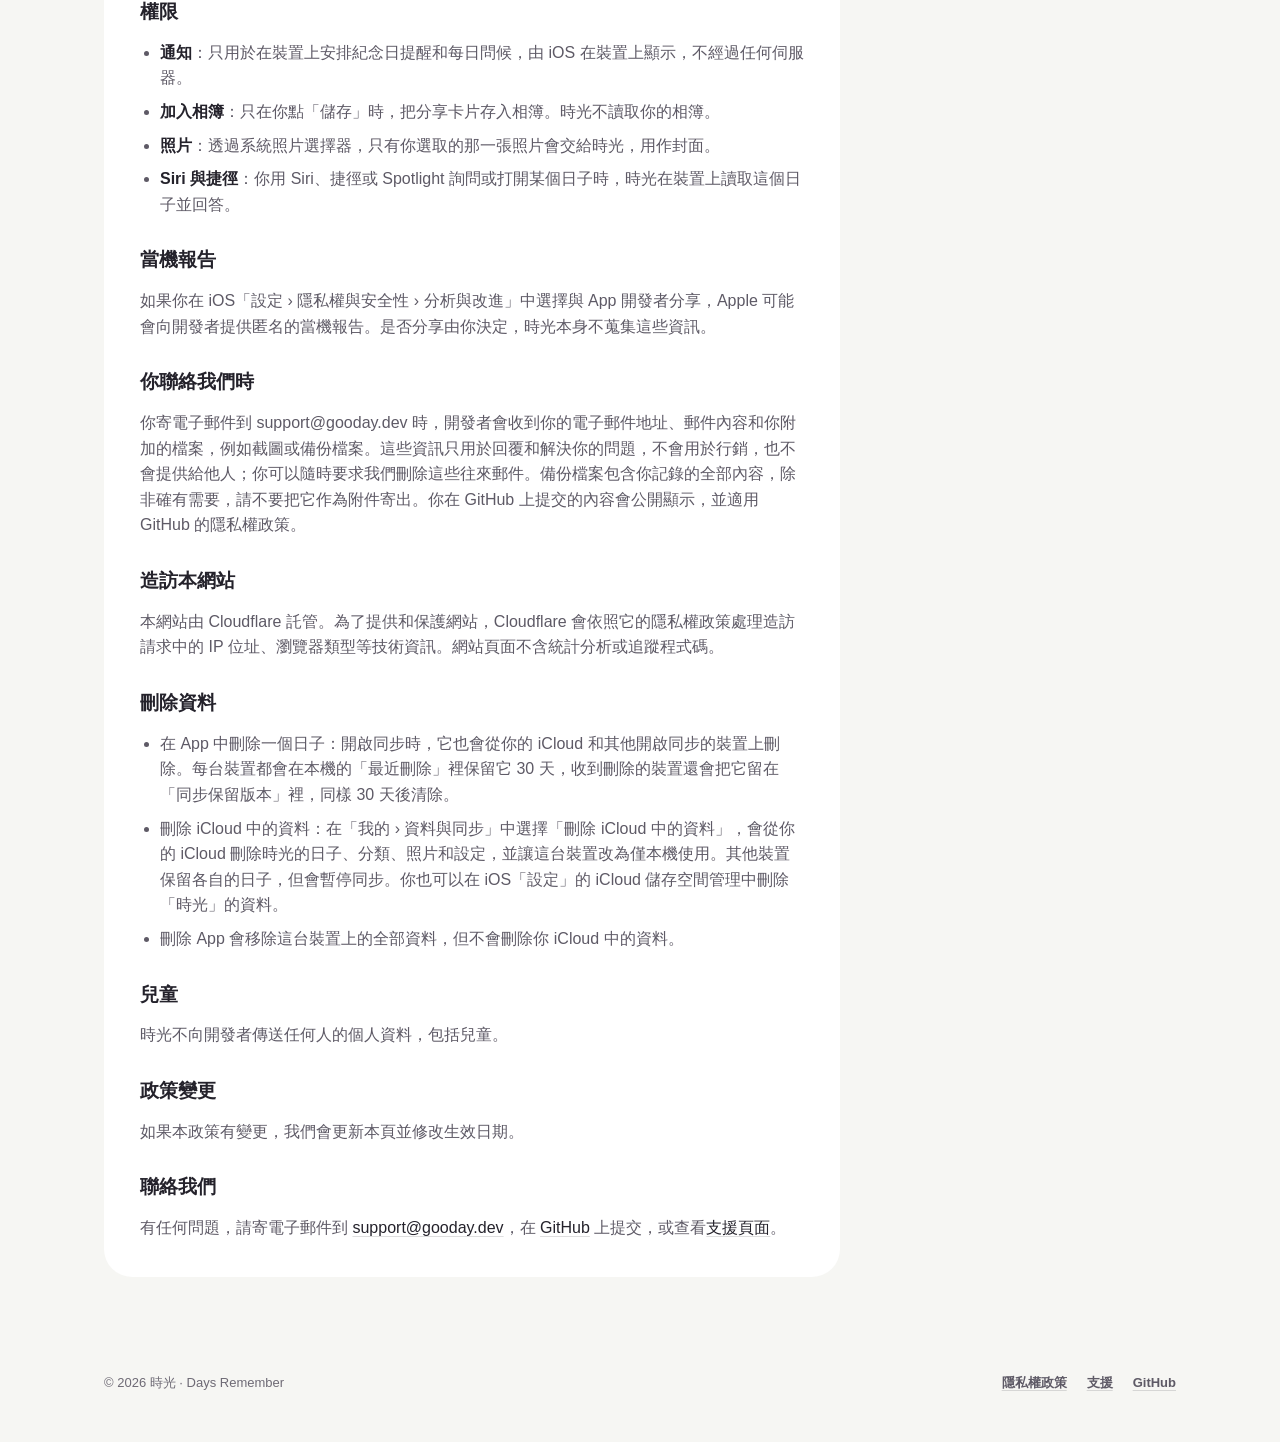
<file: docs/zh-Hant/privacy/index.html>
<!doctype html>
<html lang="zh-Hant">
<head>
  <meta charset="utf-8">
  <meta name="viewport" content="width=device-width, initial-scale=1, viewport-fit=cover">
  <title>隱私權政策 – 時光</title>
  <meta name="description" content="時光（Days Remember）不向開發者傳送你的資料：日子只儲存在你的裝置上，或你選擇同步時你自己的 iCloud 中。">
  <meta name="theme-color" content="#F6F6F3">
  <link rel="canonical" href="https://days.gooday.dev/zh-Hant/privacy/">
  <link rel="alternate" hreflang="zh-Hans" href="https://days.gooday.dev/privacy/">
  <link rel="alternate" hreflang="zh-Hant" href="https://days.gooday.dev/zh-Hant/privacy/">
  <link rel="alternate" hreflang="en" href="https://days.gooday.dev/en/privacy/">
  <link rel="alternate" hreflang="x-default" href="https://days.gooday.dev/privacy/">
  <meta property="og:type" content="website">
  <meta property="og:site_name" content="時光 · Days Remember">
  <meta property="og:locale" content="zh_TW">
  <meta property="og:title" content="隱私權政策 – 時光">
  <meta property="og:description" content="時光（Days Remember）不向開發者傳送你的資料：日子只儲存在你的裝置上，或你選擇同步時你自己的 iCloud 中。">
  <meta property="og:url" content="https://days.gooday.dev/zh-Hant/privacy/">
  <meta property="og:image" content="https://days.gooday.dev/assets/og/zh-Hant.jpg">
  <meta property="og:image:width" content="1200">
  <meta property="og:image:height" content="630">
  <meta property="og:image:alt" content="時光的圖示和 App 截圖：將至、已過和日子詳情">
  <meta name="twitter:card" content="summary_large_image">
  <meta name="twitter:image" content="https://days.gooday.dev/assets/og/zh-Hant.jpg">
  <meta name="twitter:image:alt" content="時光的圖示和 App 截圖：將至、已過和日子詳情">
  <link rel="icon" href="../../assets/icon-180.png">
  <link rel="apple-touch-icon" href="../../assets/icon-180.png">
  <link rel="stylesheet" href="../../assets/site.css">
</head>
<body>
  <div class="wrap">
    <header class="site-header">
      <a class="brand" href="../"><img src="../../assets/icon-180.png" alt="" width="36" height="36">時光</a>
      <nav class="languages" aria-label="語言">
        <a href="../../privacy/" lang="zh-Hans">简体</a>
        <a href="./" aria-current="page" lang="zh-Hant">繁體</a>
        <a href="../../en/privacy/" lang="en">English</a>
      </nav>
    </header>

    <main class="doc">
      <div class="doc-head">
        <h1>隱私權政策</h1>
        <p>時光不向開發者傳送你的任何資料。</p>
      </div>

      <article>
        <h2>時光隱私權政策</h2>
        <p class="meta">生效日期：2026 年 10 月 24 日</p>
        <p>時光（Days Remember）是一款紀念日與倒數 App。本政策說明 App 會處理哪些資料、存放在哪裡，以及你如何控制和刪除它們。我們不出售任何個人資料。</p>
        <h3>App 不向開發者傳送資料</h3>
        <p>時光沒有帳號，沒有自己的伺服器，不含廣告、統計分析或追蹤程式碼，也沒有使用任何第三方 SDK。你在 App 中記錄的內容只儲存在你的裝置上，以及你選擇同步時你自己的 iCloud 中，開發者收不到，也無法讀取。</p>
        <h3>你的資料存放在哪裡</h3>
        <ul>
          <li>日子、分類、筆記、地點和照片儲存在你的 iPhone 上，時光和它的小工具都從這裡讀取。</li>
          <li>首次使用時，時光會先說明同步的內容，再請你選擇「使用 iCloud 同步」或「僅本機使用」。選擇同步後，這些內容透過 Apple 的 CloudKit 儲存到你自己 iCloud 帳號的私人資料庫，提醒設定透過 iCloud 鍵值儲存同步。它們由 Apple 依照 Apple 的隱私權政策儲存和傳輸，開發者無法存取。選擇「僅本機使用」，這些內容不會上傳到 iCloud。</li>
          <li>開啟同步時，你的其他裝置有變更後，Apple 的推播通知服務會通知這台裝置去 iCloud 讀取。這類推播由 Apple 處理，不包含你的日子，也不會顯示為通知。</li>
          <li>你可以隨時在「我的 › 資料與同步」中開啟或關閉 iCloud 同步。關閉後，這台裝置不再與 iCloud 同步，並刪除它為同步儲存在本機的記錄；iCloud 中已有的資料會保留，直到你刪除它。</li>
          <li>你匯出的備份檔案儲存在你選擇的位置。備份檔案沒有加密，請放在可信任的地方。</li>
        </ul>
        <h3>裝置上的副本與保留期限</h3>
        <p>為了讓你能還原誤刪或被取代的內容，時光會在裝置上保留以下副本。它們都不上傳到 iCloud：</p>
        <ul>
          <li><strong>最近刪除</strong>：刪除的日子連同照片保留 30 天，到期自動清除；你也可以提前永久刪除。</li>
          <li><strong>同步保留版本</strong>：同步時被取代的版本保留 30 天，到期自動清除；你也可以提前捨棄。</li>
          <li><strong>上一次本機副本</strong>：還原備份或接收同步變更之前，時光會保留一份當時的資料，供「還原上一次本機副本」使用，直到被下一次取代或你清除它。</li>
          <li><strong>移轉前備份</strong>：首次開啟 iCloud 同步時，如果裝置上已有記錄，時光會保留一份開啟前的資料，直到你清除它。</li>
          <li><strong>替換前的原始資料</strong>：還原備份時，如果原有資料無法完整讀取，時光會保留這些原始資料，直到你刪除它。</li>
          <li><strong>同步記錄</strong>：開啟同步時，時光在本機記錄每筆資料與 iCloud 的同步狀態，關閉同步時刪除。</li>
        </ul>
        <p>照片以檔案形式儲存，只有在以上副本都不再使用時才會刪除。因此，一個日子在「最近刪除」中到期後，如果「上一次本機副本」或「移轉前備份」中還有它，它和它的照片會隨這些副本保留。在「最近刪除」中永久刪除一個日子，會把它和它的照片從最近刪除、同步保留版本、上一次本機副本和移轉前備份中刪除；在「資料與同步」中選擇「清除本機內部副本」，會刪除上一次本機副本、移轉前備份、替換前的原始資料和不再使用的同步記錄。</p>
        <h3>權限</h3>
        <ul>
          <li><strong>通知</strong>：只用於在裝置上安排紀念日提醒和每日問候，由 iOS 在裝置上顯示，不經過任何伺服器。</li>
          <li><strong>加入相簿</strong>：只在你點「儲存」時，把分享卡片存入相簿。時光不讀取你的相簿。</li>
          <li><strong>照片</strong>：透過系統照片選擇器，只有你選取的那一張照片會交給時光，用作封面。</li>
          <li><strong>Siri 與捷徑</strong>：你用 Siri、捷徑或 Spotlight 詢問或打開某個日子時，時光在裝置上讀取這個日子並回答。</li>
        </ul>
        <h3>當機報告</h3>
        <p>如果你在 iOS「設定 › 隱私權與安全性 › 分析與改進」中選擇與 App 開發者分享，Apple 可能會向開發者提供匿名的當機報告。是否分享由你決定，時光本身不蒐集這些資訊。</p>
        <h3>你聯絡我們時</h3>
        <p>你寄電子郵件到 support@gooday.dev 時，開發者會收到你的電子郵件地址、郵件內容和你附加的檔案，例如截圖或備份檔案。這些資訊只用於回覆和解決你的問題，不會用於行銷，也不會提供給他人；你可以隨時要求我們刪除這些往來郵件。備份檔案包含你記錄的全部內容，除非確有需要，請不要把它作為附件寄出。你在 GitHub 上提交的內容會公開顯示，並適用 GitHub 的隱私權政策。</p>
        <h3>造訪本網站</h3>
        <p>本網站由 Cloudflare 託管。為了提供和保護網站，Cloudflare 會依照它的隱私權政策處理造訪請求中的 IP 位址、瀏覽器類型等技術資訊。網站頁面不含統計分析或追蹤程式碼。</p>
        <h3>刪除資料</h3>
        <ul>
          <li>在 App 中刪除一個日子：開啟同步時，它也會從你的 iCloud 和其他開啟同步的裝置上刪除。每台裝置都會在本機的「最近刪除」裡保留它 30 天，收到刪除的裝置還會把它留在「同步保留版本」裡，同樣 30 天後清除。</li>
          <li>刪除 iCloud 中的資料：在「我的 › 資料與同步」中選擇「刪除 iCloud 中的資料」，會從你的 iCloud 刪除時光的日子、分類、照片和設定，並讓這台裝置改為僅本機使用。其他裝置保留各自的日子，但會暫停同步。你也可以在 iOS「設定」的 iCloud 儲存空間管理中刪除「時光」的資料。</li>
          <li>刪除 App 會移除這台裝置上的全部資料，但不會刪除你 iCloud 中的資料。</li>
        </ul>
        <h3>兒童</h3>
        <p>時光不向開發者傳送任何人的個人資料，包括兒童。</p>
        <h3>政策變更</h3>
        <p>如果本政策有變更，我們會更新本頁並修改生效日期。</p>
        <h3>聯絡我們</h3>
        <p>有任何問題，請寄電子郵件到 <a href="mailto:support@gooday.dev">support@gooday.dev</a>，在 <a href="https://github.com/euynus/DaysRemember/issues">GitHub</a> 上提交，或查看<a href="../support/">支援頁面</a>。</p>
      </article>
    </main>

    <footer class="site-footer">
      <p>© 2026 時光 · Days Remember</p>
      <nav aria-label="頁尾">
        <a href="./" aria-current="page">隱私權政策</a>
        <a href="../support/">支援</a>
        <a href="https://github.com/euynus/DaysRemember">GitHub</a>
      </nav>
    </footer>
  </div>
</body>
</html>
</file>
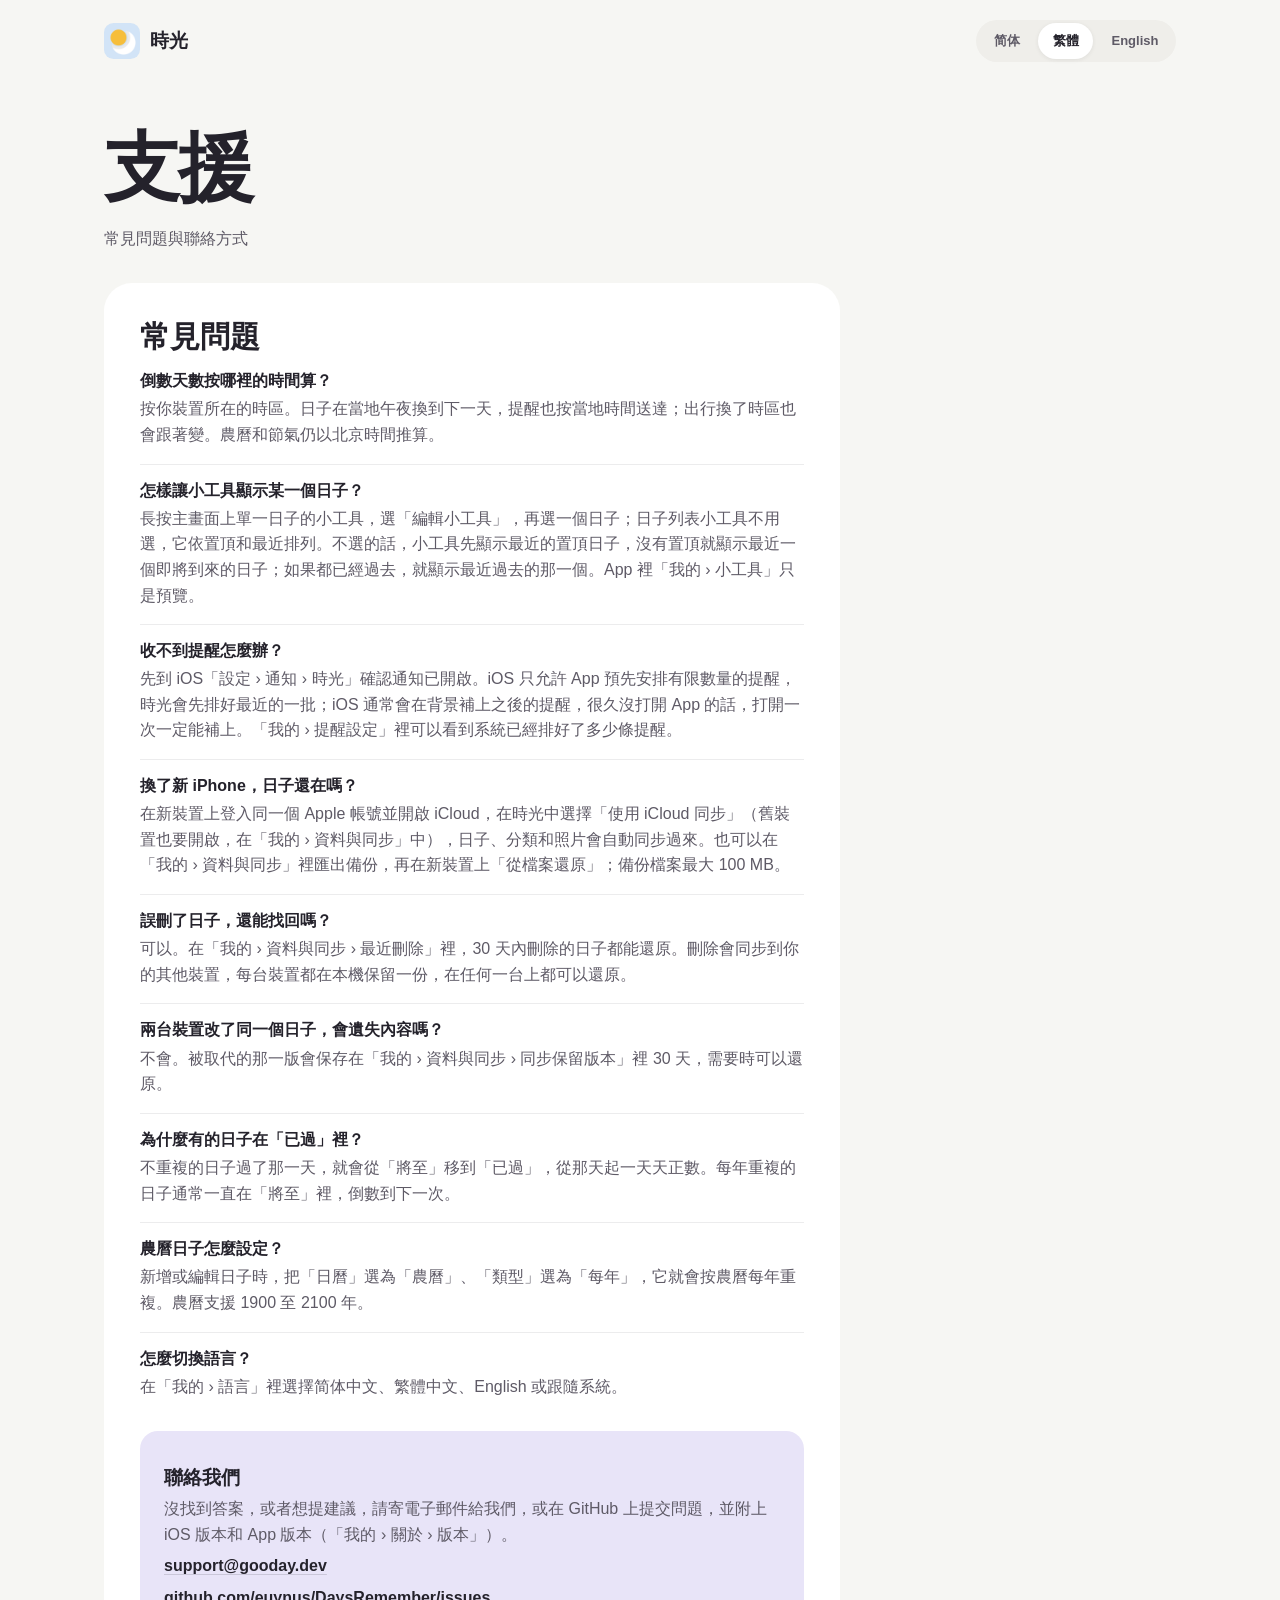
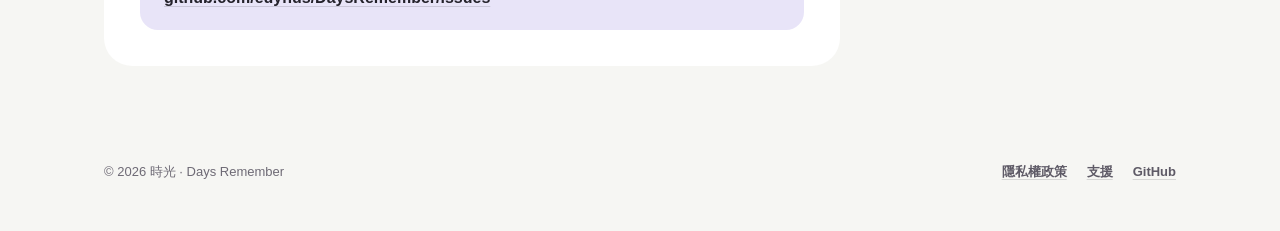
<file: docs/zh-Hant/support/index.html>
<!doctype html>
<html lang="zh-Hant">
<head>
  <meta charset="utf-8">
  <meta name="viewport" content="width=device-width, initial-scale=1, viewport-fit=cover">
  <title>支援 – 時光</title>
  <meta name="description" content="時光（Days Remember）的常見問題與聯絡方式：小工具怎麼選日子、收不到提醒、換手機後日子還在嗎。">
  <meta name="theme-color" content="#F6F6F3">
  <link rel="canonical" href="https://days.gooday.dev/zh-Hant/support/">
  <link rel="alternate" hreflang="zh-Hans" href="https://days.gooday.dev/support/">
  <link rel="alternate" hreflang="zh-Hant" href="https://days.gooday.dev/zh-Hant/support/">
  <link rel="alternate" hreflang="en" href="https://days.gooday.dev/en/support/">
  <link rel="alternate" hreflang="x-default" href="https://days.gooday.dev/support/">
  <meta property="og:type" content="website">
  <meta property="og:site_name" content="時光 · Days Remember">
  <meta property="og:locale" content="zh_TW">
  <meta property="og:title" content="支援 – 時光">
  <meta property="og:description" content="時光（Days Remember）的常見問題與聯絡方式：小工具怎麼選日子、收不到提醒、換手機後日子還在嗎。">
  <meta property="og:url" content="https://days.gooday.dev/zh-Hant/support/">
  <meta property="og:image" content="https://days.gooday.dev/assets/og/zh-Hant.jpg">
  <meta property="og:image:width" content="1200">
  <meta property="og:image:height" content="630">
  <meta property="og:image:alt" content="時光的圖示和 App 截圖：將至、已過和日子詳情">
  <meta name="twitter:card" content="summary_large_image">
  <meta name="twitter:image" content="https://days.gooday.dev/assets/og/zh-Hant.jpg">
  <meta name="twitter:image:alt" content="時光的圖示和 App 截圖：將至、已過和日子詳情">
  <link rel="icon" href="../../assets/icon-180.png">
  <link rel="apple-touch-icon" href="../../assets/icon-180.png">
  <link rel="stylesheet" href="../../assets/site.css">
  <script type="application/ld+json">
  {
    "@context": "https://schema.org",
    "@type": "FAQPage",
    "@id": "https://days.gooday.dev/zh-Hant/support/#faq",
    "url": "https://days.gooday.dev/zh-Hant/support/",
    "inLanguage": "zh-Hant",
    "mainEntity": [
      {
        "@type": "Question",
        "name": "倒數天數按哪裡的時間算？",
        "acceptedAnswer": {
          "@type": "Answer",
          "text": "按你裝置所在的時區。日子在當地午夜換到下一天，提醒也按當地時間送達；出行換了時區也會跟著變。農曆和節氣仍以北京時間推算。"
        }
      },
      {
        "@type": "Question",
        "name": "怎樣讓小工具顯示某一個日子？",
        "acceptedAnswer": {
          "@type": "Answer",
          "text": "長按主畫面上單一日子的小工具，選「編輯小工具」，再選一個日子；日子列表小工具不用選，它依置頂和最近排列。不選的話，小工具先顯示最近的置頂日子，沒有置頂就顯示最近一個即將到來的日子；如果都已經過去，就顯示最近過去的那一個。App 裡「我的 › 小工具」只是預覽。"
        }
      },
      {
        "@type": "Question",
        "name": "收不到提醒怎麼辦？",
        "acceptedAnswer": {
          "@type": "Answer",
          "text": "先到 iOS「設定 › 通知 › 時光」確認通知已開啟。iOS 只允許 App 預先安排有限數量的提醒，時光會先排好最近的一批；iOS 通常會在背景補上之後的提醒，很久沒打開 App 的話，打開一次一定能補上。「我的 › 提醒設定」裡可以看到系統已經排好了多少條提醒。"
        }
      },
      {
        "@type": "Question",
        "name": "換了新 iPhone，日子還在嗎？",
        "acceptedAnswer": {
          "@type": "Answer",
          "text": "在新裝置上登入同一個 Apple 帳號並開啟 iCloud，在時光中選擇「使用 iCloud 同步」（舊裝置也要開啟，在「我的 › 資料與同步」中），日子、分類和照片會自動同步過來。也可以在「我的 › 資料與同步」裡匯出備份，再在新裝置上「從檔案還原」；備份檔案最大 100 MB。"
        }
      },
      {
        "@type": "Question",
        "name": "誤刪了日子，還能找回嗎？",
        "acceptedAnswer": {
          "@type": "Answer",
          "text": "可以。在「我的 › 資料與同步 › 最近刪除」裡，30 天內刪除的日子都能還原。刪除會同步到你的其他裝置，每台裝置都在本機保留一份，在任何一台上都可以還原。"
        }
      },
      {
        "@type": "Question",
        "name": "兩台裝置改了同一個日子，會遺失內容嗎？",
        "acceptedAnswer": {
          "@type": "Answer",
          "text": "不會。被取代的那一版會保存在「我的 › 資料與同步 › 同步保留版本」裡 30 天，需要時可以還原。"
        }
      },
      {
        "@type": "Question",
        "name": "為什麼有的日子在「已過」裡？",
        "acceptedAnswer": {
          "@type": "Answer",
          "text": "不重複的日子過了那一天，就會從「將至」移到「已過」，從那天起一天天正數。每年重複的日子通常一直在「將至」裡，倒數到下一次。"
        }
      },
      {
        "@type": "Question",
        "name": "農曆日子怎麼設定？",
        "acceptedAnswer": {
          "@type": "Answer",
          "text": "新增或編輯日子時，把「日曆」選為「農曆」、「類型」選為「每年」，它就會按農曆每年重複。農曆支援 1900 至 2100 年。"
        }
      },
      {
        "@type": "Question",
        "name": "怎麼切換語言？",
        "acceptedAnswer": {
          "@type": "Answer",
          "text": "在「我的 › 語言」裡選擇简体中文、繁體中文、English 或跟隨系統。"
        }
      }
    ]
  }
  </script>
</head>
<body>
  <div class="wrap">
    <header class="site-header">
      <a class="brand" href="../"><img src="../../assets/icon-180.png" alt="" width="36" height="36">時光</a>
      <nav class="languages" aria-label="語言">
        <a href="../../support/" lang="zh-Hans">简体</a>
        <a href="./" aria-current="page" lang="zh-Hant">繁體</a>
        <a href="../../en/support/" lang="en">English</a>
      </nav>
    </header>

    <main class="doc">
      <div class="doc-head">
        <h1>支援</h1>
        <p>常見問題與聯絡方式</p>
      </div>

      <article>
        <h2>常見問題</h2>
        <div class="faq">
          <div class="qa">
            <h3>倒數天數按哪裡的時間算？</h3>
            <p>按你裝置所在的時區。日子在當地午夜換到下一天，提醒也按當地時間送達；出行換了時區也會跟著變。農曆和節氣仍以北京時間推算。</p>
          </div>
          <div class="qa">
            <h3>怎樣讓小工具顯示某一個日子？</h3>
            <p>長按主畫面上單一日子的小工具，選「編輯小工具」，再選一個日子；日子列表小工具不用選，它依置頂和最近排列。不選的話，小工具先顯示最近的置頂日子，沒有置頂就顯示最近一個即將到來的日子；如果都已經過去，就顯示最近過去的那一個。App 裡「我的 › 小工具」只是預覽。</p>
          </div>
          <div class="qa">
            <h3>收不到提醒怎麼辦？</h3>
            <p>先到 iOS「設定 › 通知 › 時光」確認通知已開啟。iOS 只允許 App 預先安排有限數量的提醒，時光會先排好最近的一批；iOS 通常會在背景補上之後的提醒，很久沒打開 App 的話，打開一次一定能補上。「我的 › 提醒設定」裡可以看到系統已經排好了多少條提醒。</p>
          </div>
          <div class="qa">
            <h3>換了新 iPhone，日子還在嗎？</h3>
            <p>在新裝置上登入同一個 Apple 帳號並開啟 iCloud，在時光中選擇「使用 iCloud 同步」（舊裝置也要開啟，在「我的 › 資料與同步」中），日子、分類和照片會自動同步過來。也可以在「我的 › 資料與同步」裡匯出備份，再在新裝置上「從檔案還原」；備份檔案最大 100 MB。</p>
          </div>
          <div class="qa">
            <h3>誤刪了日子，還能找回嗎？</h3>
            <p>可以。在「我的 › 資料與同步 › 最近刪除」裡，30 天內刪除的日子都能還原。刪除會同步到你的其他裝置，每台裝置都在本機保留一份，在任何一台上都可以還原。</p>
          </div>
          <div class="qa">
            <h3>兩台裝置改了同一個日子，會遺失內容嗎？</h3>
            <p>不會。被取代的那一版會保存在「我的 › 資料與同步 › 同步保留版本」裡 30 天，需要時可以還原。</p>
          </div>
          <div class="qa">
            <h3>為什麼有的日子在「已過」裡？</h3>
            <p>不重複的日子過了那一天，就會從「將至」移到「已過」，從那天起一天天正數。每年重複的日子通常一直在「將至」裡，倒數到下一次。</p>
          </div>
          <div class="qa">
            <h3>農曆日子怎麼設定？</h3>
            <p>新增或編輯日子時，把「日曆」選為「農曆」、「類型」選為「每年」，它就會按農曆每年重複。農曆支援 1900 至 2100 年。</p>
          </div>
          <div class="qa">
            <h3>怎麼切換語言？</h3>
            <p>在「我的 › 語言」裡選擇简体中文、繁體中文、English 或跟隨系統。</p>
          </div>
        </div>
        <div class="contact">
          <h3>聯絡我們</h3>
          <p>沒找到答案，或者想提建議，請寄電子郵件給我們，或在 GitHub 上提交問題，並附上 iOS 版本和 App 版本（「我的 › 關於 › 版本」）。</p>
          <a href="mailto:support@gooday.dev">support@gooday.dev</a>
          <a href="https://github.com/euynus/DaysRemember/issues">github.com/euynus/DaysRemember/issues</a>
        </div>
      </article>
    </main>

    <footer class="site-footer">
      <p>© 2026 時光 · Days Remember</p>
      <nav aria-label="頁尾">
        <a href="../privacy/">隱私權政策</a>
        <a href="./" aria-current="page">支援</a>
        <a href="https://github.com/euynus/DaysRemember">GitHub</a>
      </nav>
    </footer>
  </div>
</body>
</html>
</file>
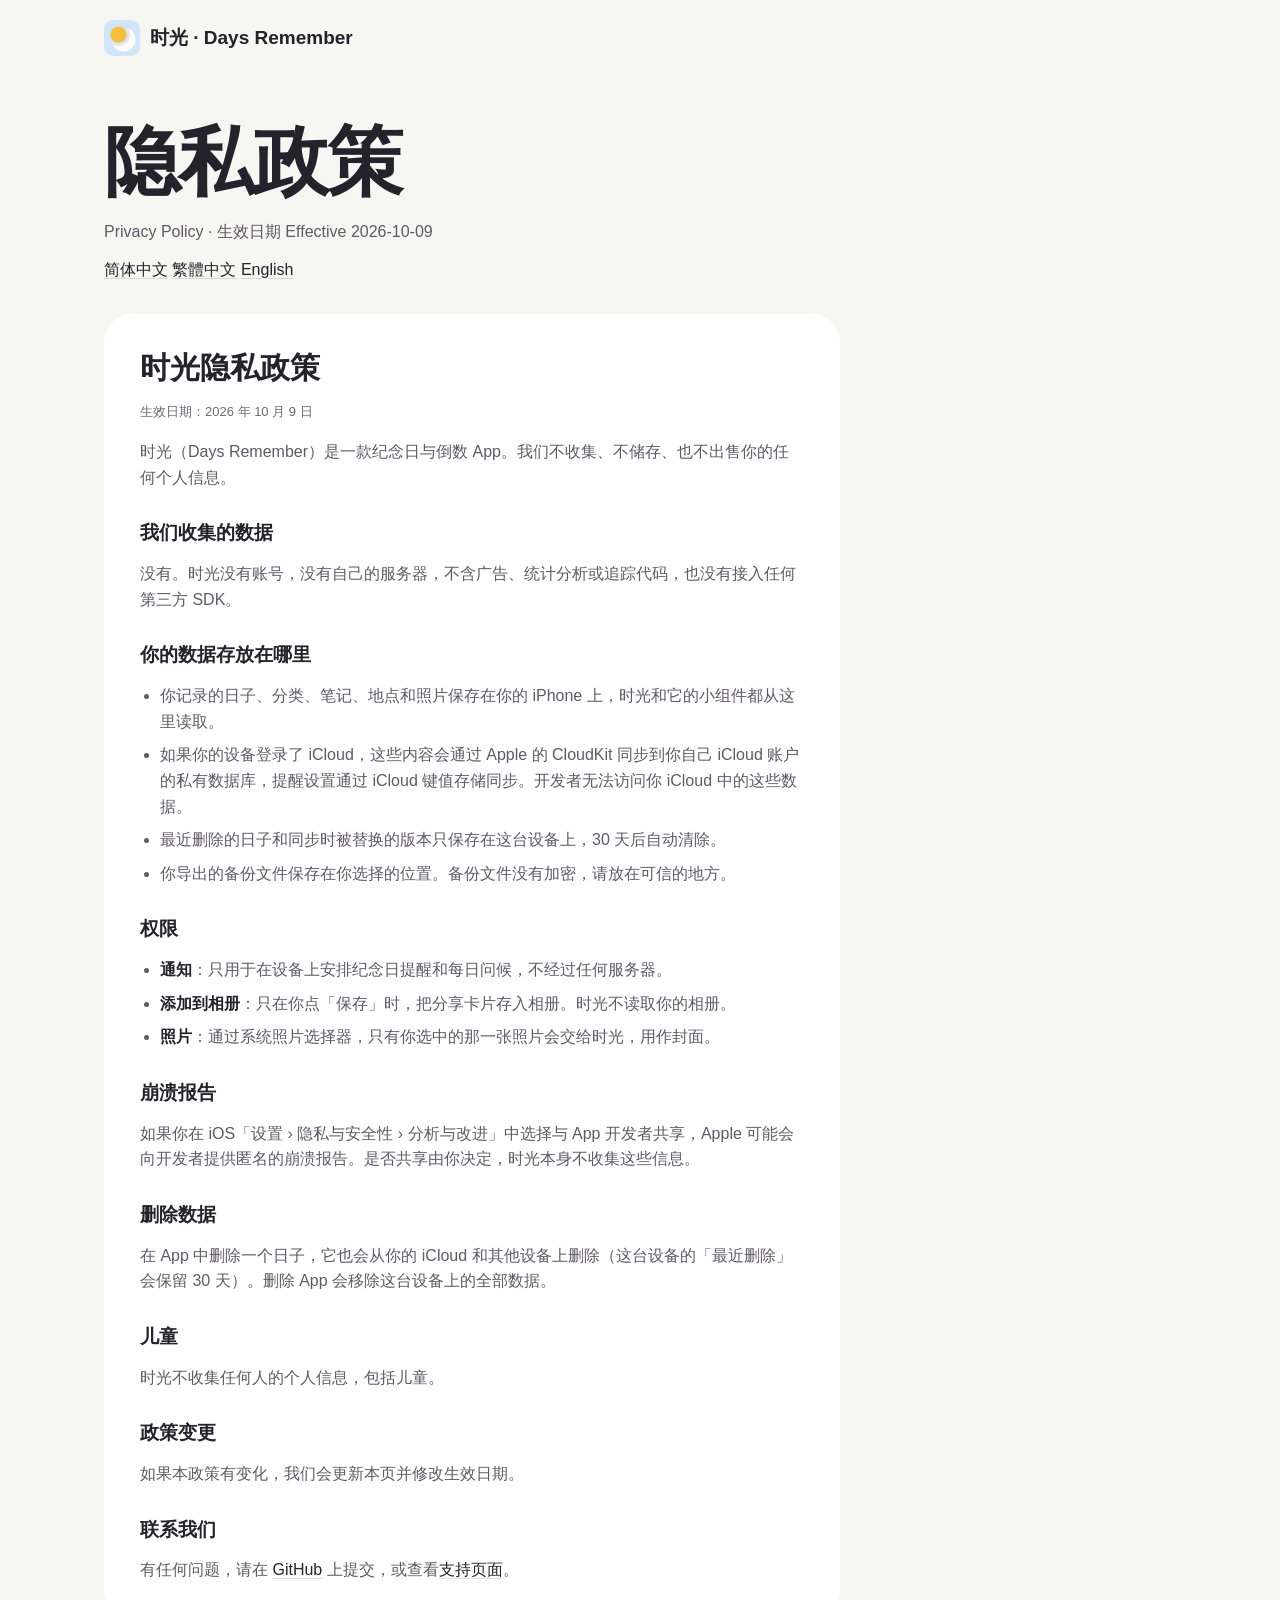
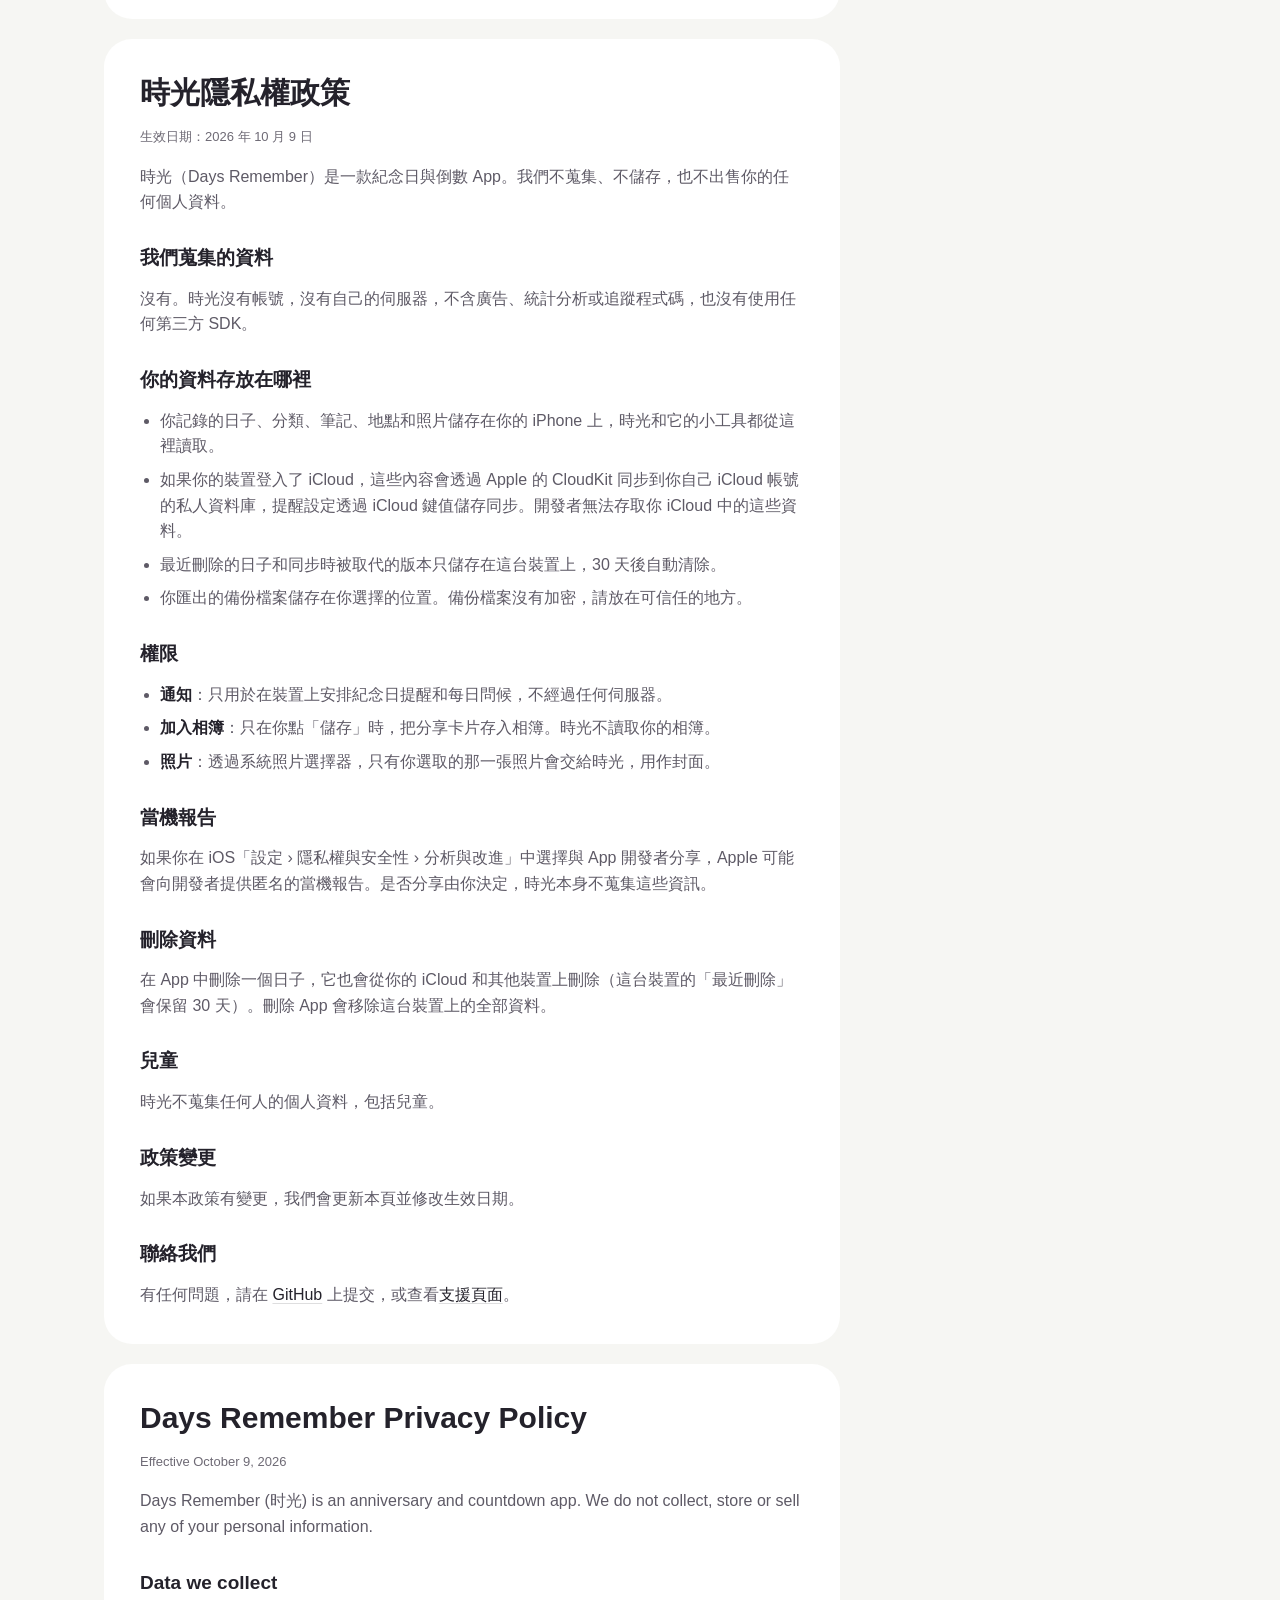
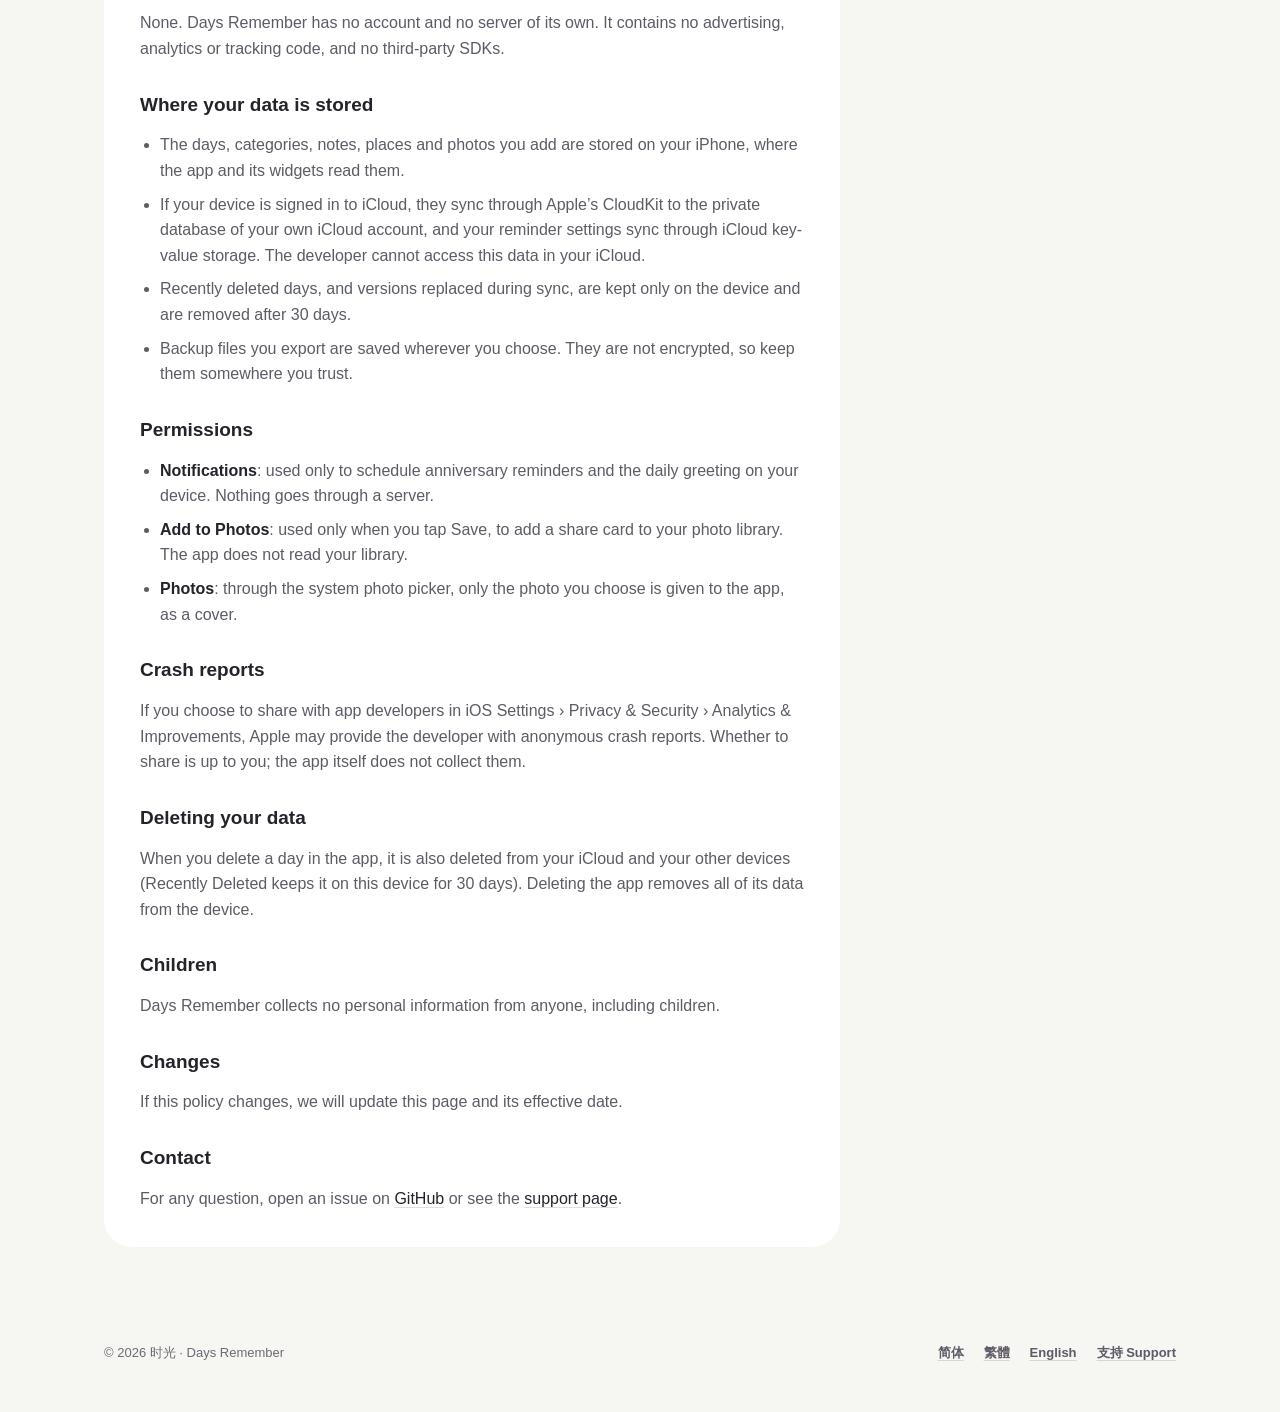
<file: docs/privacy.html>
<!doctype html>
<html lang="zh-Hans">
<head>
  <meta charset="utf-8">
  <meta name="viewport" content="width=device-width, initial-scale=1, viewport-fit=cover">
  <title>时光隐私政策 · Days Remember Privacy Policy</title>
  <meta name="description" content="时光（Days Remember）不收集任何数据。Days Remember collects no data.">
  <meta name="theme-color" content="#FCFCFA">
  <link rel="canonical" href="https://euynus.github.io/DaysRemember/privacy.html">
  <link rel="icon" href="assets/icon-180.png">
  <link rel="apple-touch-icon" href="assets/icon-180.png">
  <link rel="stylesheet" href="assets/site.css">
</head>
<body>
  <div class="wrap">
    <header class="site-header">
      <a class="brand" href="./"><img src="assets/icon-180.png" alt="" width="32" height="32">时光 · Days Remember</a>
    </header>

    <main class="doc">
      <div class="doc-head">
        <h1>隐私政策</h1>
        <p>Privacy Policy · 生效日期 Effective 2026-10-09</p>
        <nav class="doc-languages" aria-label="语言 Language">
          <a href="#zh-Hans" lang="zh-Hans">简体中文</a>
          <a href="#zh-Hant" lang="zh-Hant">繁體中文</a>
          <a href="#en" lang="en">English</a>
        </nav>
      </div>

      <article id="zh-Hans" lang="zh-Hans">
        <h2>时光隐私政策</h2>
        <p class="meta">生效日期：2026 年 10 月 9 日</p>
        <p>时光（Days Remember）是一款纪念日与倒数 App。我们不收集、不储存、也不出售你的任何个人信息。</p>
        <h3>我们收集的数据</h3>
        <p>没有。时光没有账号，没有自己的服务器，不含广告、统计分析或追踪代码，也没有接入任何第三方 SDK。</p>
        <h3>你的数据存放在哪里</h3>
        <ul>
          <li>你记录的日子、分类、笔记、地点和照片保存在你的 iPhone 上，时光和它的小组件都从这里读取。</li>
          <li>如果你的设备登录了 iCloud，这些内容会通过 Apple 的 CloudKit 同步到你自己 iCloud 账户的私有数据库，提醒设置通过 iCloud 键值存储同步。开发者无法访问你 iCloud 中的这些数据。</li>
          <li>最近删除的日子和同步时被替换的版本只保存在这台设备上，30 天后自动清除。</li>
          <li>你导出的备份文件保存在你选择的位置。备份文件没有加密，请放在可信的地方。</li>
        </ul>
        <h3>权限</h3>
        <ul>
          <li><strong>通知</strong>：只用于在设备上安排纪念日提醒和每日问候，不经过任何服务器。</li>
          <li><strong>添加到相册</strong>：只在你点「保存」时，把分享卡片存入相册。时光不读取你的相册。</li>
          <li><strong>照片</strong>：通过系统照片选择器，只有你选中的那一张照片会交给时光，用作封面。</li>
        </ul>
        <h3>崩溃报告</h3>
        <p>如果你在 iOS「设置 › 隐私与安全性 › 分析与改进」中选择与 App 开发者共享，Apple 可能会向开发者提供匿名的崩溃报告。是否共享由你决定，时光本身不收集这些信息。</p>
        <h3>删除数据</h3>
        <p>在 App 中删除一个日子，它也会从你的 iCloud 和其他设备上删除（这台设备的「最近删除」会保留 30 天）。删除 App 会移除这台设备上的全部数据。</p>
        <h3>儿童</h3>
        <p>时光不收集任何人的个人信息，包括儿童。</p>
        <h3>政策变更</h3>
        <p>如果本政策有变化，我们会更新本页并修改生效日期。</p>
        <h3>联系我们</h3>
        <p>有任何问题，请在 <a href="https://github.com/euynus/DaysRemember/issues">GitHub</a> 上提交，或查看<a href="support.html#zh-Hans">支持页面</a>。</p>
      </article>

      <article id="zh-Hant" lang="zh-Hant">
        <h2>時光隱私權政策</h2>
        <p class="meta">生效日期：2026 年 10 月 9 日</p>
        <p>時光（Days Remember）是一款紀念日與倒數 App。我們不蒐集、不儲存，也不出售你的任何個人資料。</p>
        <h3>我們蒐集的資料</h3>
        <p>沒有。時光沒有帳號，沒有自己的伺服器，不含廣告、統計分析或追蹤程式碼，也沒有使用任何第三方 SDK。</p>
        <h3>你的資料存放在哪裡</h3>
        <ul>
          <li>你記錄的日子、分類、筆記、地點和照片儲存在你的 iPhone 上，時光和它的小工具都從這裡讀取。</li>
          <li>如果你的裝置登入了 iCloud，這些內容會透過 Apple 的 CloudKit 同步到你自己 iCloud 帳號的私人資料庫，提醒設定透過 iCloud 鍵值儲存同步。開發者無法存取你 iCloud 中的這些資料。</li>
          <li>最近刪除的日子和同步時被取代的版本只儲存在這台裝置上，30 天後自動清除。</li>
          <li>你匯出的備份檔案儲存在你選擇的位置。備份檔案沒有加密，請放在可信任的地方。</li>
        </ul>
        <h3>權限</h3>
        <ul>
          <li><strong>通知</strong>：只用於在裝置上安排紀念日提醒和每日問候，不經過任何伺服器。</li>
          <li><strong>加入相簿</strong>：只在你點「儲存」時，把分享卡片存入相簿。時光不讀取你的相簿。</li>
          <li><strong>照片</strong>：透過系統照片選擇器，只有你選取的那一張照片會交給時光，用作封面。</li>
        </ul>
        <h3>當機報告</h3>
        <p>如果你在 iOS「設定 › 隱私權與安全性 › 分析與改進」中選擇與 App 開發者分享，Apple 可能會向開發者提供匿名的當機報告。是否分享由你決定，時光本身不蒐集這些資訊。</p>
        <h3>刪除資料</h3>
        <p>在 App 中刪除一個日子，它也會從你的 iCloud 和其他裝置上刪除（這台裝置的「最近刪除」會保留 30 天）。刪除 App 會移除這台裝置上的全部資料。</p>
        <h3>兒童</h3>
        <p>時光不蒐集任何人的個人資料，包括兒童。</p>
        <h3>政策變更</h3>
        <p>如果本政策有變更，我們會更新本頁並修改生效日期。</p>
        <h3>聯絡我們</h3>
        <p>有任何問題，請在 <a href="https://github.com/euynus/DaysRemember/issues">GitHub</a> 上提交，或查看<a href="support.html#zh-Hant">支援頁面</a>。</p>
      </article>

      <article id="en" lang="en">
        <h2>Days Remember Privacy Policy</h2>
        <p class="meta">Effective October 9, 2026</p>
        <p>Days Remember (时光) is an anniversary and countdown app. We do not collect, store or sell any of your personal information.</p>
        <h3>Data we collect</h3>
        <p>None. Days Remember has no account and no server of its own. It contains no advertising, analytics or tracking code, and no third-party SDKs.</p>
        <h3>Where your data is stored</h3>
        <ul>
          <li>The days, categories, notes, places and photos you add are stored on your iPhone, where the app and its widgets read them.</li>
          <li>If your device is signed in to iCloud, they sync through Apple’s CloudKit to the private database of your own iCloud account, and your reminder settings sync through iCloud key-value storage. The developer cannot access this data in your iCloud.</li>
          <li>Recently deleted days, and versions replaced during sync, are kept only on the device and are removed after 30 days.</li>
          <li>Backup files you export are saved wherever you choose. They are not encrypted, so keep them somewhere you trust.</li>
        </ul>
        <h3>Permissions</h3>
        <ul>
          <li><strong>Notifications</strong>: used only to schedule anniversary reminders and the daily greeting on your device. Nothing goes through a server.</li>
          <li><strong>Add to Photos</strong>: used only when you tap Save, to add a share card to your photo library. The app does not read your library.</li>
          <li><strong>Photos</strong>: through the system photo picker, only the photo you choose is given to the app, as a cover.</li>
        </ul>
        <h3>Crash reports</h3>
        <p>If you choose to share with app developers in iOS Settings › Privacy &amp; Security › Analytics &amp; Improvements, Apple may provide the developer with anonymous crash reports. Whether to share is up to you; the app itself does not collect them.</p>
        <h3>Deleting your data</h3>
        <p>When you delete a day in the app, it is also deleted from your iCloud and your other devices (Recently Deleted keeps it on this device for 30 days). Deleting the app removes all of its data from the device.</p>
        <h3>Children</h3>
        <p>Days Remember collects no personal information from anyone, including children.</p>
        <h3>Changes</h3>
        <p>If this policy changes, we will update this page and its effective date.</p>
        <h3>Contact</h3>
        <p>For any question, open an issue on <a href="https://github.com/euynus/DaysRemember/issues">GitHub</a> or see the <a href="support.html#en">support page</a>.</p>
      </article>
    </main>

    <footer class="site-footer">
      <p>© 2026 时光 · Days Remember</p>
      <nav aria-label="页脚 Footer">
        <a href="./">简体</a>
        <a href="zh-Hant/">繁體</a>
        <a href="en/">English</a>
        <a href="support.html">支持 Support</a>
      </nav>
    </footer>
  </div>
</body>
</html>
</file>
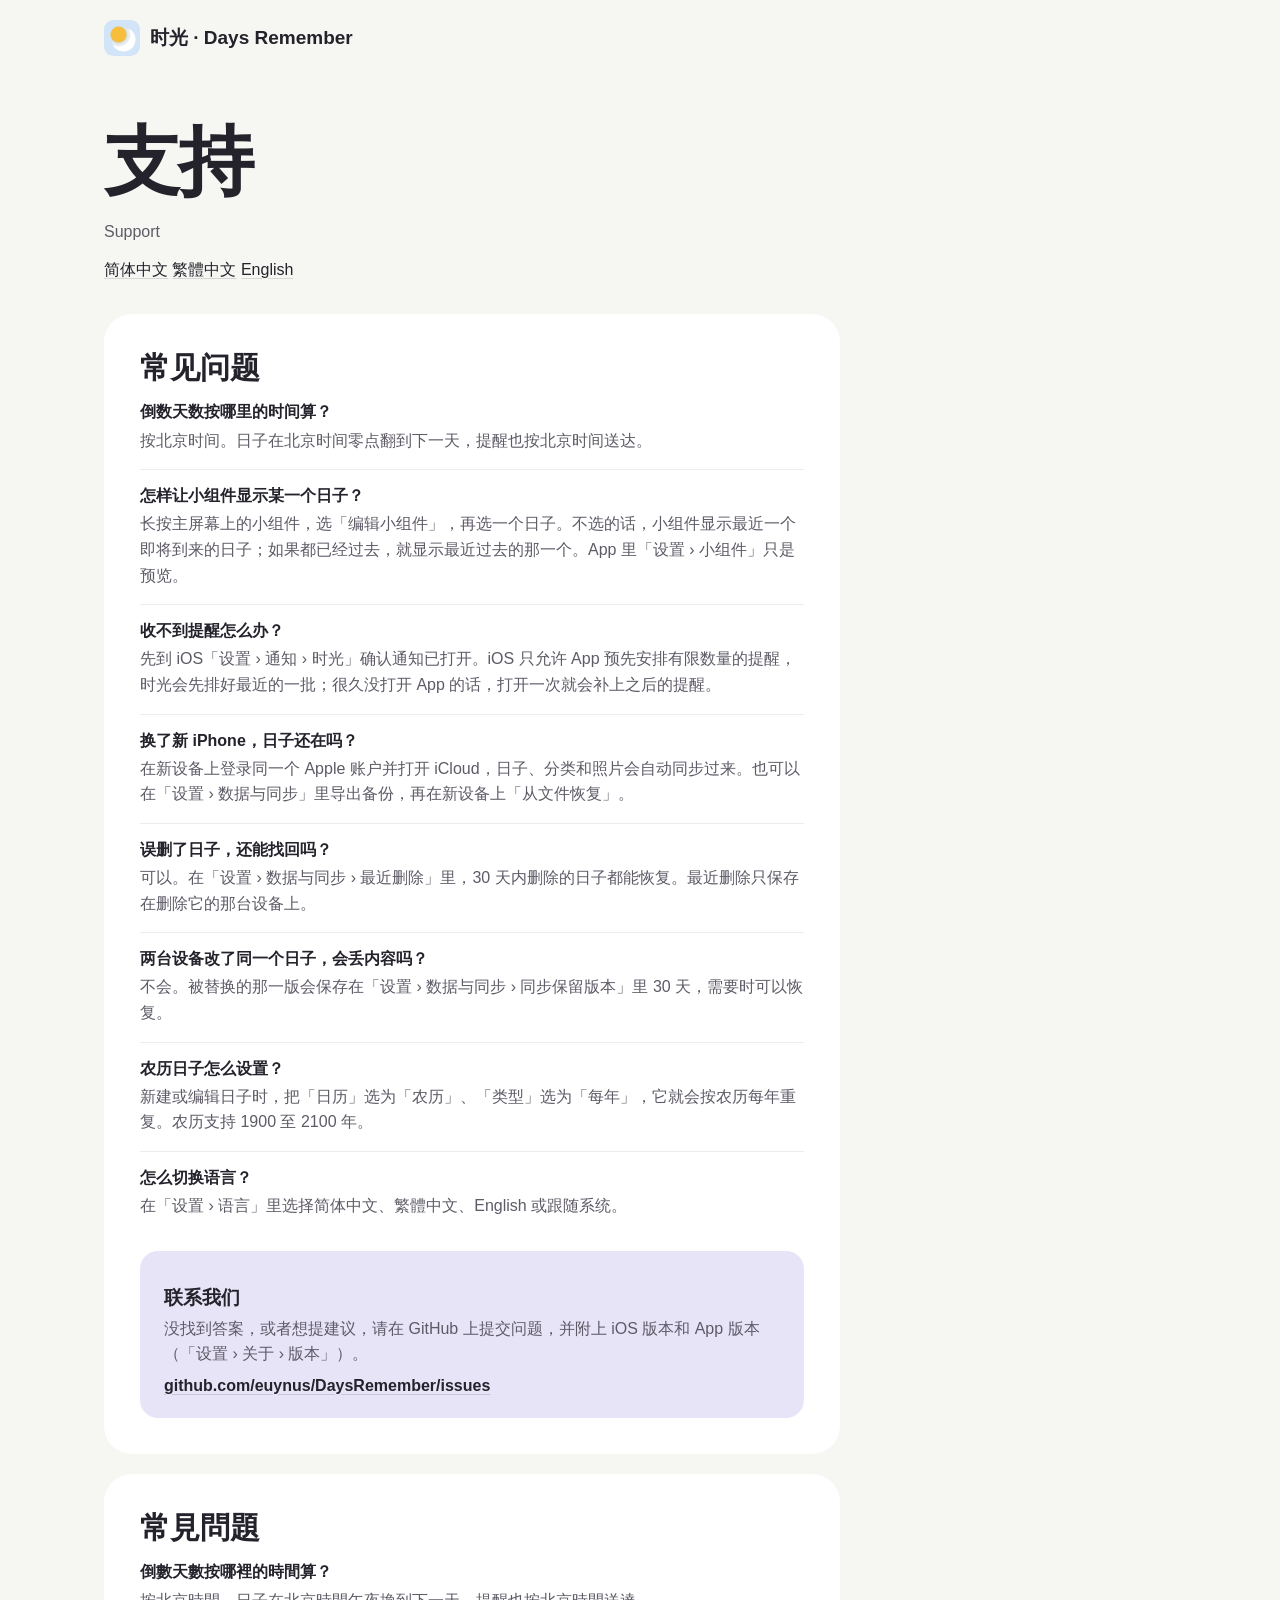
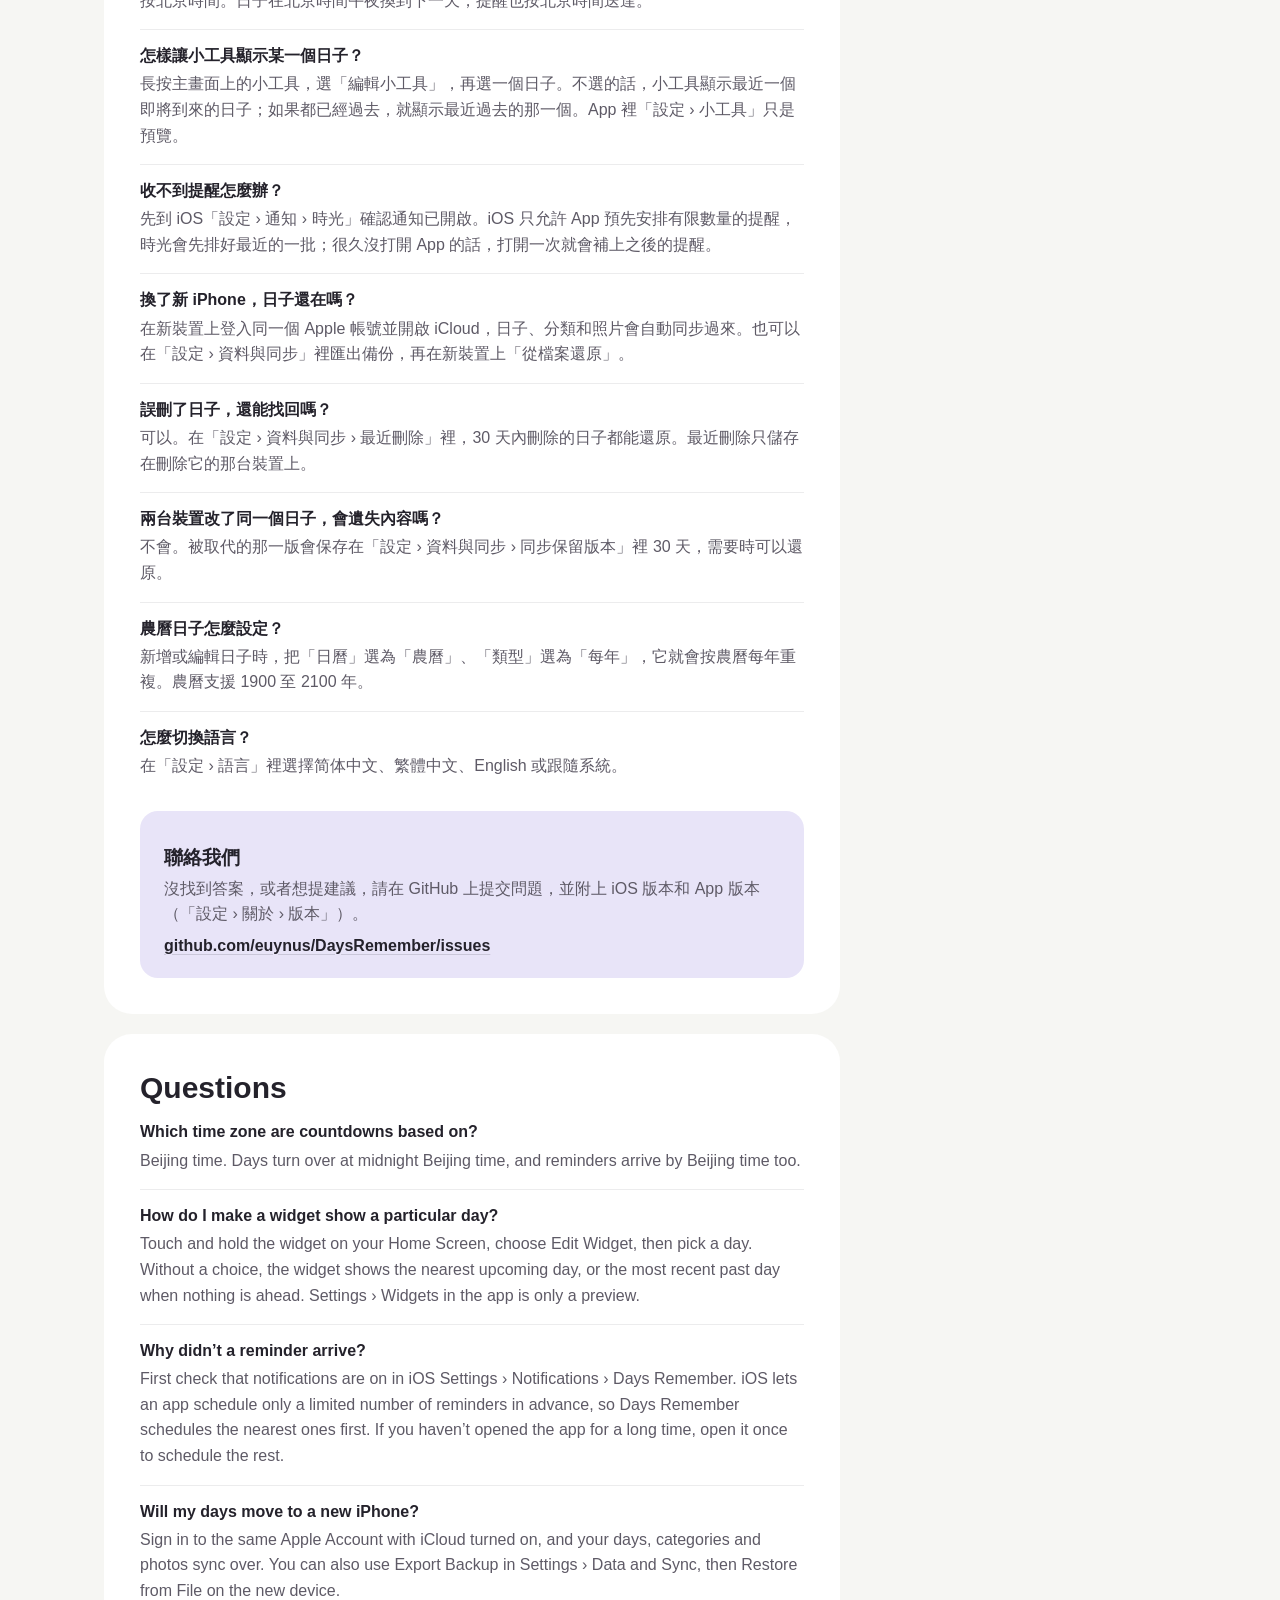
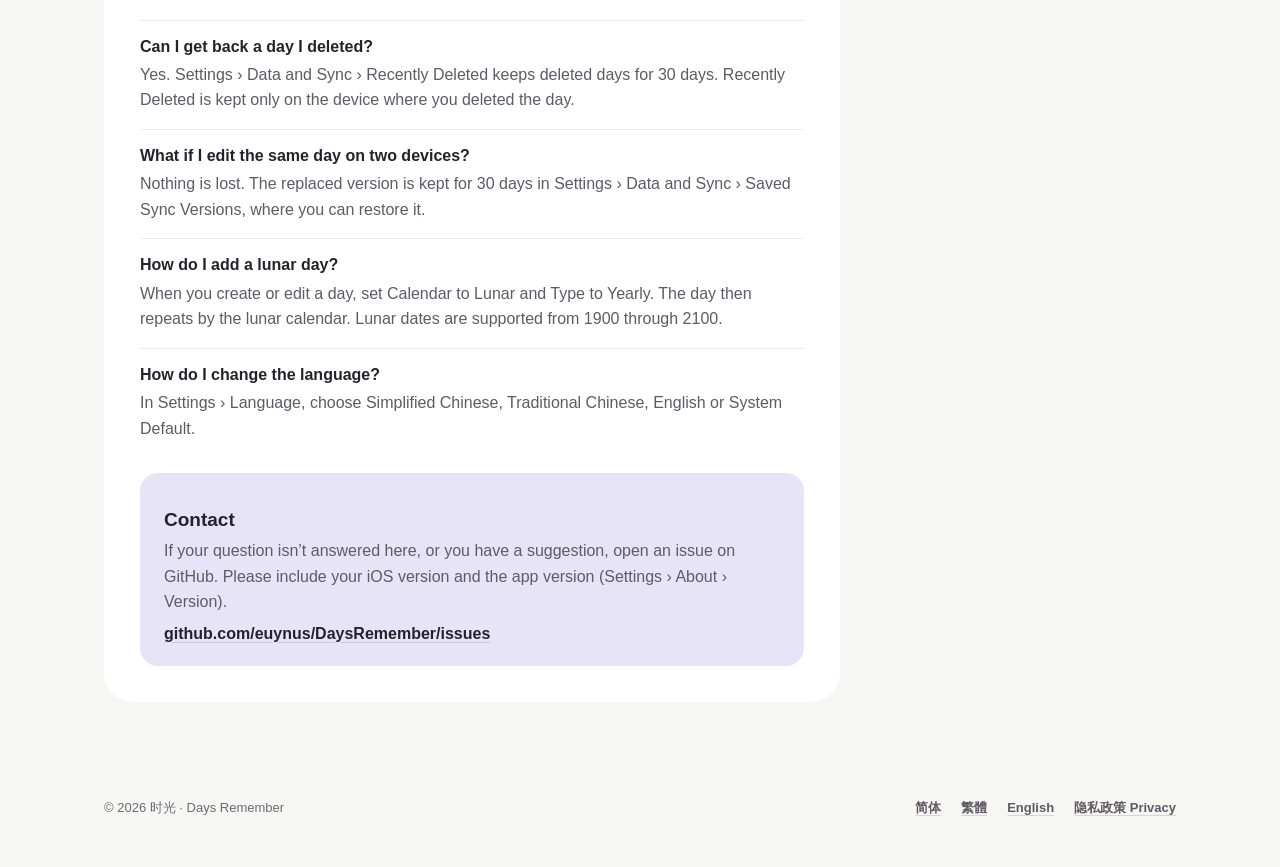
<file: docs/support.html>
<!doctype html>
<html lang="zh-Hans">
<head>
  <meta charset="utf-8">
  <meta name="viewport" content="width=device-width, initial-scale=1, viewport-fit=cover">
  <title>时光支持 · Days Remember Support</title>
  <meta name="description" content="时光（Days Remember）常见问题与联系方式。Questions and contact for Days Remember.">
  <meta name="theme-color" content="#FCFCFA">
  <link rel="canonical" href="https://euynus.github.io/DaysRemember/support.html">
  <link rel="icon" href="assets/icon-180.png">
  <link rel="apple-touch-icon" href="assets/icon-180.png">
  <link rel="stylesheet" href="assets/site.css">
</head>
<body>
  <div class="wrap">
    <header class="site-header">
      <a class="brand" href="./"><img src="assets/icon-180.png" alt="" width="32" height="32">时光 · Days Remember</a>
    </header>

    <main class="doc">
      <div class="doc-head">
        <h1>支持</h1>
        <p>Support</p>
        <nav class="doc-languages" aria-label="语言 Language">
          <a href="#zh-Hans" lang="zh-Hans">简体中文</a>
          <a href="#zh-Hant" lang="zh-Hant">繁體中文</a>
          <a href="#en" lang="en">English</a>
        </nav>
      </div>

      <article id="zh-Hans" lang="zh-Hans">
        <h2>常见问题</h2>
        <div class="faq">
          <div class="qa">
            <h3>倒数天数按哪里的时间算？</h3>
            <p>按北京时间。日子在北京时间零点翻到下一天，提醒也按北京时间送达。</p>
          </div>
          <div class="qa">
            <h3>怎样让小组件显示某一个日子？</h3>
            <p>长按主屏幕上的小组件，选「编辑小组件」，再选一个日子。不选的话，小组件显示最近一个即将到来的日子；如果都已经过去，就显示最近过去的那一个。App 里「设置 › 小组件」只是预览。</p>
          </div>
          <div class="qa">
            <h3>收不到提醒怎么办？</h3>
            <p>先到 iOS「设置 › 通知 › 时光」确认通知已打开。iOS 只允许 App 预先安排有限数量的提醒，时光会先排好最近的一批；很久没打开 App 的话，打开一次就会补上之后的提醒。</p>
          </div>
          <div class="qa">
            <h3>换了新 iPhone，日子还在吗？</h3>
            <p>在新设备上登录同一个 Apple 账户并打开 iCloud，日子、分类和照片会自动同步过来。也可以在「设置 › 数据与同步」里导出备份，再在新设备上「从文件恢复」。</p>
          </div>
          <div class="qa">
            <h3>误删了日子，还能找回吗？</h3>
            <p>可以。在「设置 › 数据与同步 › 最近删除」里，30 天内删除的日子都能恢复。最近删除只保存在删除它的那台设备上。</p>
          </div>
          <div class="qa">
            <h3>两台设备改了同一个日子，会丢内容吗？</h3>
            <p>不会。被替换的那一版会保存在「设置 › 数据与同步 › 同步保留版本」里 30 天，需要时可以恢复。</p>
          </div>
          <div class="qa">
            <h3>农历日子怎么设置？</h3>
            <p>新建或编辑日子时，把「日历」选为「农历」、「类型」选为「每年」，它就会按农历每年重复。农历支持 1900 至 2100 年。</p>
          </div>
          <div class="qa">
            <h3>怎么切换语言？</h3>
            <p>在「设置 › 语言」里选择简体中文、繁體中文、English 或跟随系统。</p>
          </div>
        </div>
        <div class="contact">
          <h3>联系我们</h3>
          <p>没找到答案，或者想提建议，请在 GitHub 上提交问题，并附上 iOS 版本和 App 版本（「设置 › 关于 › 版本」）。</p>
          <a href="https://github.com/euynus/DaysRemember/issues">github.com/euynus/DaysRemember/issues</a>
        </div>
      </article>

      <article id="zh-Hant" lang="zh-Hant">
        <h2>常見問題</h2>
        <div class="faq">
          <div class="qa">
            <h3>倒數天數按哪裡的時間算？</h3>
            <p>按北京時間。日子在北京時間午夜換到下一天，提醒也按北京時間送達。</p>
          </div>
          <div class="qa">
            <h3>怎樣讓小工具顯示某一個日子？</h3>
            <p>長按主畫面上的小工具，選「編輯小工具」，再選一個日子。不選的話，小工具顯示最近一個即將到來的日子；如果都已經過去，就顯示最近過去的那一個。App 裡「設定 › 小工具」只是預覽。</p>
          </div>
          <div class="qa">
            <h3>收不到提醒怎麼辦？</h3>
            <p>先到 iOS「設定 › 通知 › 時光」確認通知已開啟。iOS 只允許 App 預先安排有限數量的提醒，時光會先排好最近的一批；很久沒打開 App 的話，打開一次就會補上之後的提醒。</p>
          </div>
          <div class="qa">
            <h3>換了新 iPhone，日子還在嗎？</h3>
            <p>在新裝置上登入同一個 Apple 帳號並開啟 iCloud，日子、分類和照片會自動同步過來。也可以在「設定 › 資料與同步」裡匯出備份，再在新裝置上「從檔案還原」。</p>
          </div>
          <div class="qa">
            <h3>誤刪了日子，還能找回嗎？</h3>
            <p>可以。在「設定 › 資料與同步 › 最近刪除」裡，30 天內刪除的日子都能還原。最近刪除只儲存在刪除它的那台裝置上。</p>
          </div>
          <div class="qa">
            <h3>兩台裝置改了同一個日子，會遺失內容嗎？</h3>
            <p>不會。被取代的那一版會保存在「設定 › 資料與同步 › 同步保留版本」裡 30 天，需要時可以還原。</p>
          </div>
          <div class="qa">
            <h3>農曆日子怎麼設定？</h3>
            <p>新增或編輯日子時，把「日曆」選為「農曆」、「類型」選為「每年」，它就會按農曆每年重複。農曆支援 1900 至 2100 年。</p>
          </div>
          <div class="qa">
            <h3>怎麼切換語言？</h3>
            <p>在「設定 › 語言」裡選擇简体中文、繁體中文、English 或跟隨系統。</p>
          </div>
        </div>
        <div class="contact">
          <h3>聯絡我們</h3>
          <p>沒找到答案，或者想提建議，請在 GitHub 上提交問題，並附上 iOS 版本和 App 版本（「設定 › 關於 › 版本」）。</p>
          <a href="https://github.com/euynus/DaysRemember/issues">github.com/euynus/DaysRemember/issues</a>
        </div>
      </article>

      <article id="en" lang="en">
        <h2>Questions</h2>
        <div class="faq">
          <div class="qa">
            <h3>Which time zone are countdowns based on?</h3>
            <p>Beijing time. Days turn over at midnight Beijing time, and reminders arrive by Beijing time too.</p>
          </div>
          <div class="qa">
            <h3>How do I make a widget show a particular day?</h3>
            <p>Touch and hold the widget on your Home Screen, choose Edit Widget, then pick a day. Without a choice, the widget shows the nearest upcoming day, or the most recent past day when nothing is ahead. Settings › Widgets in the app is only a preview.</p>
          </div>
          <div class="qa">
            <h3>Why didn’t a reminder arrive?</h3>
            <p>First check that notifications are on in iOS Settings › Notifications › Days Remember. iOS lets an app schedule only a limited number of reminders in advance, so Days Remember schedules the nearest ones first. If you haven’t opened the app for a long time, open it once to schedule the rest.</p>
          </div>
          <div class="qa">
            <h3>Will my days move to a new iPhone?</h3>
            <p>Sign in to the same Apple Account with iCloud turned on, and your days, categories and photos sync over. You can also use Export Backup in Settings › Data and Sync, then Restore from File on the new device.</p>
          </div>
          <div class="qa">
            <h3>Can I get back a day I deleted?</h3>
            <p>Yes. Settings › Data and Sync › Recently Deleted keeps deleted days for 30 days. Recently Deleted is kept only on the device where you deleted the day.</p>
          </div>
          <div class="qa">
            <h3>What if I edit the same day on two devices?</h3>
            <p>Nothing is lost. The replaced version is kept for 30 days in Settings › Data and Sync › Saved Sync Versions, where you can restore it.</p>
          </div>
          <div class="qa">
            <h3>How do I add a lunar day?</h3>
            <p>When you create or edit a day, set Calendar to Lunar and Type to Yearly. The day then repeats by the lunar calendar. Lunar dates are supported from 1900 through 2100.</p>
          </div>
          <div class="qa">
            <h3>How do I change the language?</h3>
            <p>In Settings › Language, choose Simplified Chinese, Traditional Chinese, English or System Default.</p>
          </div>
        </div>
        <div class="contact">
          <h3>Contact</h3>
          <p>If your question isn’t answered here, or you have a suggestion, open an issue on GitHub. Please include your iOS version and the app version (Settings › About › Version).</p>
          <a href="https://github.com/euynus/DaysRemember/issues">github.com/euynus/DaysRemember/issues</a>
        </div>
      </article>
    </main>

    <footer class="site-footer">
      <p>© 2026 时光 · Days Remember</p>
      <nav aria-label="页脚 Footer">
        <a href="./">简体</a>
        <a href="zh-Hant/">繁體</a>
        <a href="en/">English</a>
        <a href="privacy.html">隐私政策 Privacy</a>
      </nav>
    </footer>
  </div>
</body>
</html>
</file>
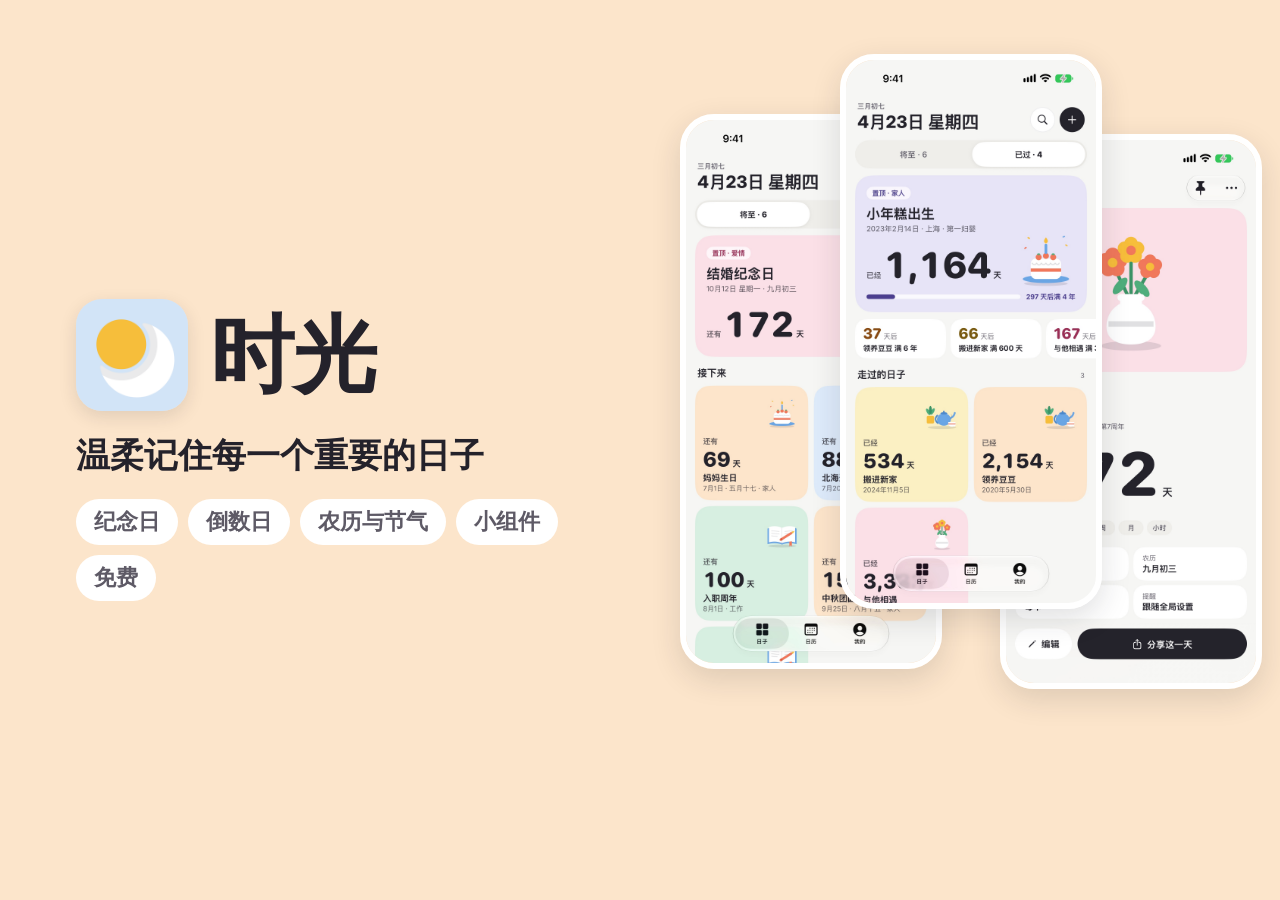
<file: scripts/og-image.html>
<!doctype html>
<!-- The 1200 x 630 share image for one product page, opened by scripts/og-images.sh as
     og-image.html?lang=zh-Hans|zh-Hant|en. Colors and type follow the app (Theme/Tokens.swift). -->
<html>
<head>
<meta charset="utf-8">
<style>
  html, body { margin: 0; width: 1200px; height: 630px; overflow: hidden; }
  body {
    background: #FCE5CB;
    color: #24222B;
    font-family: -apple-system, "SF Pro Text", "PingFang SC", sans-serif;
    -webkit-font-smoothing: antialiased;
  }
  body.zh-Hant { font-family: -apple-system, "SF Pro Text", "PingFang TC", sans-serif; }
  .text { position: absolute; left: 76px; top: 0; bottom: 0; width: 520px; display: flex; flex-direction: column; justify-content: center; gap: 22px; }
  .brand { display: flex; align-items: center; gap: 22px; }
  .brand img { width: 112px; height: 112px; border-radius: 26px; box-shadow: 0 6px 18px rgba(36, 34, 43, 0.12); }
  h1 { margin: 0; font-size: 84px; line-height: 1; font-weight: 900; letter-spacing: -0.01em; }
  body.en h1 { font-size: 64px; }
  .tagline { margin: 0; font-size: 34px; line-height: 1.3; font-weight: 700; }
  .chips { display: flex; flex-wrap: wrap; gap: 10px; margin: 0; padding: 0; list-style: none; }
  .chips li { background: #FFFFFF; border-radius: 999px; padding: 8px 18px; font-size: 22px; font-weight: 700; color: #5E5A66; }
  .count { display: inline-flex; align-items: baseline; gap: 8px; font-size: 22px; font-weight: 800; color: #8A4B12; }
  .count b { font-family: ui-rounded, "SF Pro Rounded", -apple-system, sans-serif; font-size: 40px; font-weight: 900; }
  .phones { position: absolute; right: 40px; top: 54px; width: 560px; height: 640px; }
  .phones img {
    position: absolute;
    width: 250px;
    border-radius: 34px;
    border: 6px solid #FFFFFF;
    box-shadow: 0 10px 30px rgba(36, 34, 43, 0.14);
  }
  .phones .a { left: 0; top: 60px; }
  .phones .b { left: 160px; top: 0; z-index: 2; }
  .phones .c { left: 320px; top: 80px; }
</style>
</head>
<body>
  <div class="text">
    <div class="brand"><img src="../docs/assets/icon-512.png" alt=""><h1 data-name></h1></div>
    <p class="tagline" data-tagline></p>
    <ul class="chips" data-chips></ul>
  </div>
  <div class="phones">
    <img class="a" data-shot="01-home" alt="">
    <img class="b" data-shot="07-past" alt="">
    <img class="c" data-shot="02-detail" alt="">
  </div>
  <script>
    var TEXT = {
      "zh-Hans": { name: "时光", tagline: "温柔记住每一个重要的日子", chips: ["纪念日", "倒数日", "农历与节气", "小组件", "免费"] },
      "zh-Hant": { name: "時光", tagline: "溫柔記住每一個重要的日子", chips: ["紀念日", "倒數日", "農曆與節氣", "小工具", "免費"] },
      en: { name: "Days Remember", tagline: "Gently remember every day that matters", chips: ["Anniversaries", "Countdowns", "Lunar calendar", "Widgets", "Free"] }
    };
    var lang = new URLSearchParams(location.search).get("lang") || "zh-Hans";
    var text = TEXT[lang];
    document.body.className = lang;
    document.documentElement.lang = lang;
    document.querySelector("[data-name]").textContent = text.name;
    document.querySelector("[data-tagline]").textContent = text.tagline;
    var chips = document.querySelector("[data-chips]");
    text.chips.forEach(function (chip) {
      var item = document.createElement("li");
      item.textContent = chip;
      chips.appendChild(item);
    });
    document.querySelectorAll("[data-shot]").forEach(function (shot) {
      shot.src = "../docs/screenshots/" + lang + "/" + shot.getAttribute("data-shot") + ".jpg";
    });
  </script>
</body>
</html>
</file>
<file: docs/assets/site.css>
/* The app's 柔彩便当 look (DaysRemember/Theme/Tokens.swift): a light neutral ground, white cards,
   each fact on a pastel tile in a category colour with a flat illustration, ink headings and pills,
   heavy rounded numerals. Light only, like the app. System fonts only: Google Fonts is unreachable
   in mainland China. */
:root {
  --bg: #F6F6F3;
  --bg-2: #EFEEEA;
  --card: #FFFFFF;
  --ink: #24222B;
  --ink-2: #5E5A66;
  --muted: #6E6A75;
  --hairline: rgba(21, 23, 28, 0.08);
  --hairline-strong: rgba(21, 23, 28, 0.14);
  --shadow: 0 10px 30px rgba(36, 34, 43, 0.1);

  /* Category pastels and the text colour that goes on each; lavender is for count-up days. */
  --rose: #FBE0E8;
  --rose-ink: #9C2F55;
  --apricot: #FCE5CB;
  --apricot-ink: #8A4B12;
  --sky: #DDEBFA;
  --sky-ink: #23608F;
  --mint: #D7EFE0;
  --mint-ink: #2F6A47;
  --lemon: #FBF0C4;
  --lemon-ink: #7A5A0E;
  --lavender: #E8E4F8;
  --lavender-ink: #4B3F8F;

  --font-sans: -apple-system, BlinkMacSystemFont, "SF Pro Text", "Helvetica Neue", "PingFang SC",
    "Hiragino Sans GB", "Microsoft YaHei", "Noto Sans SC", sans-serif;
  --font-number: ui-rounded, "SF Pro Rounded", "Hiragino Maru Gothic ProN", "Arial Rounded MT Bold",
    -apple-system, BlinkMacSystemFont, system-ui, sans-serif;

  --step--1: 0.8125rem;
  --step-0: 1rem;
  --step-1: 1.1875rem;
  --step-2: clamp(1.5rem, 1.3rem + 0.8vw, 1.875rem);
  --step-3: clamp(2.75rem, 1.9rem + 3.6vw, 4.75rem);

  --radius: 1.75rem;
  --radius-small: 1.125rem;

  --ease-out: cubic-bezier(0.2, 0.7, 0.2, 1);
  --spring: cubic-bezier(0.34, 1.56, 0.64, 1);

  --page: 72rem;
  --gutter: clamp(1rem, 4vw, 2.5rem);
  color-scheme: light;
}

/* Set again here, not only inherited from body: the 繁體 link in each language switch is
   lang="zh-Hant" on a page in another language. */
:lang(zh-Hant) {
  --font-sans: -apple-system, BlinkMacSystemFont, "SF Pro Text", "Helvetica Neue", "PingFang TC",
    "Heiti TC", "Microsoft JhengHei", "Noto Sans TC", sans-serif;
  font-family: var(--font-sans);
}

/* A pastel tile and the colour of its figures. White tiles carry ink. */
.tone-rose { --tone: var(--rose); --tone-ink: var(--rose-ink); }
.tone-apricot { --tone: var(--apricot); --tone-ink: var(--apricot-ink); }
.tone-sky { --tone: var(--sky); --tone-ink: var(--sky-ink); }
.tone-mint { --tone: var(--mint); --tone-ink: var(--mint-ink); }
.tone-lemon { --tone: var(--lemon); --tone-ink: var(--lemon-ink); }
.tone-lavender { --tone: var(--lavender); --tone-ink: var(--lavender-ink); }
.tone-white { --tone: var(--card); --tone-ink: var(--ink); }

*, *::before, *::after { box-sizing: border-box; }

html { -webkit-text-size-adjust: 100%; scroll-padding-top: 1rem; }

body {
  margin: 0;
  background: var(--bg);
  color: var(--ink);
  font-family: var(--font-sans);
  font-size: var(--step-0);
  line-height: 1.6;
  -webkit-font-smoothing: antialiased;
}

img { max-width: 100%; height: auto; display: block; }

a { color: var(--ink); text-decoration-color: var(--hairline-strong); text-underline-offset: 0.2em; }
a:hover { text-decoration-color: currentColor; }
:focus-visible { outline: 2px solid var(--ink); outline-offset: 3px; border-radius: 6px; }

h1, h2, h3 { margin: 0; line-height: 1.2; text-wrap: balance; }
p { margin: 0; }

.wrap {
  width: 100%;
  max-width: var(--page);
  margin-inline: auto;
  padding-inline: var(--gutter);
}

/* Header: the brand, and the languages as the app's segmented capsule. */
.site-header {
  display: flex;
  flex-wrap: wrap;
  align-items: center;
  justify-content: space-between;
  gap: 0.75rem 1rem;
  padding-block: 1.25rem;
}
.brand {
  display: flex;
  align-items: center;
  gap: 0.625rem;
  color: var(--ink);
  text-decoration: none;
  font-weight: 800;
  font-size: var(--step-1);
}
.brand img { width: 2.25rem; height: 2.25rem; border-radius: 0.6rem; }
.languages {
  display: flex;
  gap: 0.25rem;
  padding: 0.2rem;
  border-radius: 999px;
  background: var(--bg-2);
  font-size: var(--step--1);
}
.languages a {
  display: inline-flex;
  align-items: center;
  min-height: 2.25rem;
  padding: 0 0.9rem;
  border-radius: 999px;
  color: var(--ink-2);
  text-decoration: none;
  font-weight: 600;
}
.languages a[aria-current="page"] { color: var(--ink); background: var(--card); font-weight: 800; box-shadow: 0 1px 4px rgba(36, 34, 43, 0.08); }
.languages a:hover { color: var(--ink); }

/* Hero: the headline beside the home screen. */
.hero {
  display: grid;
  grid-template-columns: minmax(0, 1fr) minmax(0, 27rem);
  gap: clamp(2rem, 6vw, 5rem);
  align-items: center;
  padding-block: clamp(1.5rem, 5vw, 4rem) clamp(2.5rem, 6vw, 4.5rem);
}
.hero-text { display: grid; gap: 1.25rem; min-width: 0; }
.today {
  color: var(--muted);
  font-size: var(--step--1);
  font-weight: 700;
  letter-spacing: 0.02em;
  min-height: 1.6em;
}
.hero h1 { font-size: var(--step-3); font-weight: 900; letter-spacing: -0.02em; line-height: 1.05; }
.hero h1 span { display: block; font-size: var(--step-2); font-weight: 800; color: var(--ink); margin-top: 0.75rem; letter-spacing: 0; line-height: 1.3; }
.lead { color: var(--ink-2); font-size: var(--step-1); max-width: 30em; }
.cta-row { display: flex; flex-wrap: wrap; align-items: center; gap: 0.75rem 1.25rem; margin-top: 0.5rem; }
.cta {
  display: inline-flex;
  align-items: center;
  gap: 0.5rem;
  min-height: 3rem;
  padding: 0 1.5rem;
  border-radius: 999px;
  background: var(--ink);
  color: var(--card);
  font-weight: 800;
  text-decoration: none;
}
.requirements { color: var(--muted); font-size: var(--step--1); font-weight: 600; }

/* The home screen on an apricot card, as a day sits on its category colour. */
.hero-art {
  display: grid;
  place-items: center;
  padding: clamp(1.25rem, 4vw, 2.75rem);
  border-radius: 2.5rem;
  background: var(--apricot);
}
.phone {
  position: relative;
  width: 100%;
  max-width: 19rem;
  border-radius: 2.75rem;
  border: 0.375rem solid var(--card);
  background: var(--card);
  box-shadow: var(--shadow);
  overflow: hidden;
}
.phone img { width: 100%; }
/* The other screens site.js stacks over the first, cross-fading from one to the next. */
.phone img + img { position: absolute; inset: 0; height: 100%; opacity: 0; transition: opacity 0.9s var(--ease-out); }
.phone img.is-current { opacity: 1; }
/* site.js adds it while the phone cycles: two bars to pause, a triangle to play again. */
.phone-toggle {
  position: absolute;
  z-index: 3;
  right: 1rem;
  bottom: 1rem;
  display: grid;
  place-items: center;
  width: 2.75rem;
  height: 2.75rem;
  padding: 0;
  border: 0;
  border-radius: 999px;
  background: var(--ink);
  color: var(--card);
  cursor: pointer;
}
.phone-toggle::before {
  content: "";
  width: 0.75rem;
  height: 0.875rem;
  border-inline: 0.25rem solid currentColor;
}
.phone-toggle[aria-pressed="true"]::before {
  border: 0;
  background: currentColor;
  clip-path: polygon(15% 0, 100% 50%, 15% 100%);
}

/* Section scaffolding */
.section { padding-block: clamp(2rem, 5vw, 3.5rem); }
.eyebrow {
  justify-self: start;
  padding: 0.25rem 0.75rem;
  border-radius: 999px;
  background: var(--card);
  color: var(--ink-2);
  font-size: var(--step--1);
  font-weight: 800;
  letter-spacing: 0.04em;
}
.section-head { display: grid; gap: 0.75rem; margin-bottom: 1.5rem; max-width: 40rem; }
.section-head h2 { font-size: var(--step-2); font-weight: 900; }
.section-head p:not(.eyebrow) { color: var(--ink-2); }

/* Countdown demo: a form on a white card beside a day, drawn as the app's hero card. */
.demo {
  display: grid;
  grid-template-columns: minmax(0, 1fr) minmax(0, 1.25fr);
  gap: clamp(1rem, 3vw, 1.5rem);
  align-items: stretch;
}
.demo-form {
  display: grid;
  align-content: start;
  gap: 1rem;
  min-width: 0;
  padding: clamp(1.25rem, 3vw, 1.75rem);
  border-radius: var(--radius);
  background: var(--card);
}
.field { display: grid; gap: 0.375rem; }
.field label, .check { color: var(--ink-2); font-size: var(--step--1); font-weight: 700; }
.field input {
  font: inherit;
  color: var(--ink);
  background: var(--bg);
  border: 0;
  border-radius: var(--radius-small);
  padding: 0.7rem 1rem;
  min-height: 3rem;
  width: 100%;
}
.field input:focus-visible { outline-offset: 1px; }
.check { display: flex; align-items: center; gap: 0.5rem; min-height: 2.75rem; cursor: pointer; }
.check input { width: 1.25rem; height: 1.25rem; accent-color: var(--ink); }
.demo-note { color: var(--muted); font-size: var(--step--1); }

.day-card {
  position: relative;
  display: flex;
  flex-direction: column;
  min-width: 0;
  min-height: 19rem;
  padding: clamp(1.25rem, 3vw, 1.75rem);
  border-radius: var(--radius);
  background: var(--tone);
  overflow: hidden;
  transition: background-color 0.3s var(--ease-out);
}
/* A one-time day that has passed counts up, on the app's lavender. */
.day-card.is-past { --tone: var(--lavender); --tone-ink: var(--lavender-ink); }
.day-card .cover { position: absolute; right: -0.5rem; bottom: -0.5rem; width: min(48%, 14rem); }
.day-card-title { position: relative; display: grid; gap: 0.25rem; max-width: 100%; }
.day-card-title strong { font-size: var(--step-2); font-weight: 900; line-height: 1.25; overflow-wrap: anywhere; }
.day-card-title span { color: var(--ink-2); font-size: var(--step--1); }
.day-card .figure { position: relative; margin-top: auto; padding-top: 1.5rem; color: var(--ink); }
.day-card .figure b { font-size: clamp(4rem, 2.5rem + 6vw, 6.5rem); }
.day-card .figure small { color: var(--ink); font-size: var(--step-1); font-weight: 800; }
.elapsed { position: relative; color: var(--ink-2); font-weight: 600; padding-top: 0.5rem; min-height: 2.1em; max-width: 60%; }

.figure { display: flex; align-items: baseline; gap: 0.35rem; white-space: nowrap; color: var(--tone-ink, var(--ink)); }
.figure b {
  font-family: var(--font-number);
  font-weight: 900;
  font-size: 3rem;
  line-height: 0.9;
  letter-spacing: -0.03em;
  font-variant-numeric: tabular-nums lining-nums;
}
.figure small, .figure span { font-size: var(--step--1); font-weight: 800; }
.figure.is-today b { font-family: var(--font-sans); font-size: clamp(2.5rem, 2rem + 2vw, 3.5rem); letter-spacing: 0; }

/* Features: a bento grid of pastel tiles, each with a flat illustration and one fact. */
.bento {
  display: grid;
  grid-template-columns: repeat(3, minmax(0, 1fr));
  gap: clamp(0.75rem, 2vw, 1rem);
  margin: 0;
  padding: 0;
  list-style: none;
}
.tile {
  position: relative;
  display: flex;
  flex-direction: column;
  min-width: 0;
  min-height: 15.5rem;
  padding: 1.375rem 1.375rem 1.25rem;
  border-radius: var(--radius);
  background: var(--tone);
  overflow: hidden;
}
.tile.is-wide { grid-column: span 2; }
/* The text wraps around the illustration in the corner. */
.tile-text { display: flow-root; }
.tile-art { float: right; width: 6.5rem; height: 6.5rem; margin: -0.75rem -0.75rem 0.25rem 0.75rem; }
.tile h3 { font-size: var(--step-1); font-weight: 900; margin-top: 0.25rem; }
.tile-text p { color: var(--ink-2); margin-top: 0.5rem; max-width: 34em; }
.tile .figure { margin-top: auto; padding-top: 0.75rem; }
.tile .figure small { color: var(--ink-2); }

/* The units the detail cycles through, and the five category colours: drawn, not read out. */
.chips { display: flex; flex-wrap: wrap; gap: 0.375rem; margin: 0.75rem 0 0; padding: 0; list-style: none; }
.chips li {
  display: inline-flex;
  align-items: center;
  min-height: 1.875rem;
  padding: 0 0.75rem;
  border-radius: 999px;
  background: var(--card);
  color: var(--ink-2);
  font-size: var(--step--1);
  font-weight: 800;
}
.chips li:first-child { background: var(--ink); color: var(--card); }
.swatches { display: flex; gap: 0.5rem; margin: 0.75rem 0 0; padding: 0; list-style: none; }
.swatches li { width: 1.75rem; height: 1.75rem; border-radius: 999px; background: var(--tone); box-shadow: inset 0 0 0 1.5px var(--tone-ink); }

/* The twelve covers, each on a pastel square. */
.covers { display: grid; grid-template-columns: repeat(6, minmax(0, 1fr)); gap: 0.5rem; margin: 0.875rem 0 0; padding: 0; list-style: none; }
.covers li { border-radius: var(--radius-small); background: var(--card); }
.covers img { width: 100%; aspect-ratio: 1; }

/* Screenshots */
.shots {
  display: grid;
  grid-auto-flow: column;
  grid-auto-columns: minmax(11rem, 14rem);
  gap: 1rem;
  overflow-x: auto;
  overscroll-behavior-x: contain;
  scroll-snap-type: x mandatory;
  padding: 0.25rem 0.25rem 1.25rem;
  margin: 0 -0.25rem;
}
.shots figure { margin: 0; scroll-snap-align: start; display: grid; gap: 0.625rem; }
.shots img { border-radius: 1.75rem; border: 0.25rem solid var(--card); background: var(--card); box-shadow: 0 4px 16px rgba(36, 34, 43, 0.08); }
.shots figcaption { color: var(--ink-2); font-size: var(--step--1); font-weight: 700; padding-inline: 0.25rem; }

/* Privacy: a pastel card like the tiles (its tone class picks the colour), the 0 in the tone's ink. */
.promise {
  display: grid;
  grid-template-columns: auto minmax(0, 1fr);
  gap: clamp(1rem, 4vw, 3rem);
  align-items: center;
  padding: clamp(1.5rem, 4vw, 2.75rem);
  border-radius: var(--radius);
  background: var(--tone);
}
.promise .figure b { font-size: clamp(6rem, 4rem + 8vw, 10rem); }
.promise-text { display: grid; gap: 0.75rem; max-width: 36rem; }
.promise-text h2 { font-size: var(--step-2); font-weight: 900; }
.promise-text p { color: var(--ink-2); }
.promise-text a { color: var(--ink); font-weight: 800; }
.promise-text ul { display: flex; flex-wrap: wrap; gap: 0.5rem; list-style: none; padding: 0; margin: 0.25rem 0 0; }
.promise-text li { background: var(--card); border-radius: 999px; padding: 0.25rem 0.85rem; font-size: var(--step--1); font-weight: 700; }

/* Support: a white card pointing to the questions. */
.help {
  display: grid;
  gap: 0.75rem;
  padding: clamp(1.5rem, 4vw, 2.25rem);
  border-radius: var(--radius);
  background: var(--card);
}
.help .eyebrow { background: var(--bg-2); }
.help h2 { font-size: var(--step-2); font-weight: 900; }
.help p { color: var(--ink-2); max-width: 40rem; }
.help a { font-weight: 800; }

/* Footer */
.site-footer {
  padding-block: 2rem 3rem;
  color: var(--muted);
  font-size: var(--step--1);
  display: flex;
  flex-wrap: wrap;
  justify-content: space-between;
  gap: 1rem;
}
.site-footer nav { display: flex; flex-wrap: wrap; gap: 0.5rem 1.25rem; }
.site-footer a { color: var(--ink-2); font-weight: 600; }

/* Document pages: the privacy policy and support, on a white card. */
.doc { padding-block: clamp(1rem, 4vw, 2.5rem) clamp(2rem, 6vw, 4rem); display: grid; gap: 1.25rem; }
.doc-head { display: grid; gap: 0.75rem; padding-bottom: 0.75rem; }
.doc-head h1 { font-size: var(--step-3); font-weight: 900; letter-spacing: -0.02em; }
.doc-head p { color: var(--ink-2); }
.doc article {
  display: grid;
  gap: 1rem;
  max-width: 46rem;
  padding: clamp(1.25rem, 4vw, 2.25rem);
  border-radius: var(--radius);
  background: var(--card);
}
.doc article h2 { font-size: var(--step-2); font-weight: 900; }
.doc article h3 { font-size: var(--step-1); font-weight: 800; margin-top: 1rem; }
.doc article p, .doc article li { color: var(--ink-2); }
.doc article ul { margin: 0; padding-left: 1.25rem; display: grid; gap: 0.5rem; }
.doc article strong { color: var(--ink); }
.doc .meta { color: var(--muted); font-size: var(--step--1); }
.faq { display: grid; gap: 0; }
.faq .qa { border-bottom: 1px solid var(--hairline); padding-block: 1rem; }
.faq .qa:first-child { padding-top: 0; }
.faq .qa:last-child { border-bottom: 0; }
.doc .faq h3 { font-size: var(--step-0); margin-top: 0; }
.faq .qa p { margin-top: 0.375rem; }
.contact {
  background: #E8E4F8;
  border-radius: var(--radius-small);
  padding: 1.25rem 1.5rem;
  display: grid;
  gap: 0.375rem;
}
.doc .contact p { color: var(--ink-2); }
.contact a { font-weight: 800; overflow-wrap: anywhere; }

@media (max-width: 60rem) {
  .bento { grid-template-columns: repeat(2, minmax(0, 1fr)); }
  .covers { grid-template-columns: repeat(4, minmax(0, 1fr)); }
}

@media (max-width: 52rem) {
  .hero, .demo { grid-template-columns: minmax(0, 1fr); }
  .phone { max-width: 17rem; }
}

@media (max-width: 36rem) {
  .bento { grid-template-columns: minmax(0, 1fr); }
  .tile.is-wide { grid-column: auto; }
  .tile { min-height: 0; }
  .tile-art { width: 5rem; height: 5rem; }
  .covers { grid-template-columns: repeat(3, minmax(0, 1fr)); }
  /* Narrow cards keep the count clear of the cover: it moves up beside the title. */
  .day-card { min-height: 16rem; }
  .day-card .cover { top: 0.5rem; right: 0.25rem; bottom: auto; width: 34%; }
  .day-card-title { padding-right: 34%; }
  .elapsed { max-width: none; }
  .promise { grid-template-columns: minmax(0, 1fr); gap: 0.5rem; }
}

/* Motion. Only under html.motion, which each page's head script sets before the first paint unless
   reduced motion is asked for (and takes back if site.js never runs). Reveals fill backwards only, so
   once they end, hover transitions own the transform again. Only opacity and transforms move. */
@keyframes rise { from { opacity: 0; translate: 0 var(--rise, 24px); } }
@keyframes place { from { opacity: 0; rotate: -8deg; scale: 0.8; } }
@keyframes pop { from { opacity: 0; scale: 0.6; } }

.motion .hero .today { animation: rise 0.8s var(--ease-out) backwards; }
.motion .hero h1 { animation: rise 0.9s var(--ease-out) 0.06s backwards; }
.motion .hero h1 span { animation: rise 0.9s var(--ease-out) 0.14s backwards; }
.motion .hero .lead { animation: rise 0.9s var(--ease-out) 0.22s backwards; }
.motion .hero .cta-row { animation: rise 0.9s var(--ease-out) 0.3s backwards; }
.motion .hero .phone { --rise: 64px; animation: rise 1.2s var(--ease-out) 0.3s backwards; }

.motion .reveal:not(.in) { opacity: 0; }
.motion .reveal.in { animation: rise 0.9s var(--ease-out) var(--d, 0s) backwards; }
.motion .day-card.in, .motion .promise.in { --d: 0.12s; }
.motion .tile:nth-child(3n + 2) { --d: 0.06s; }
.motion .tile:nth-child(3n) { --d: 0.12s; }
.motion .shots figure:nth-child(2) { --d: 0.06s; }
.motion .shots figure:nth-child(3) { --d: 0.12s; }
.motion .shots figure:nth-child(4) { --d: 0.18s; }
.motion .shots figure:nth-child(5) { --d: 0.24s; }
.motion .shots figure:nth-child(6) { --d: 0.3s; }
.motion .shots figure:nth-child(7) { --d: 0.36s; }
.motion .promise.in .figure { animation: pop 0.9s var(--spring) 0.2s backwards; }

/* Covers land like stickers on a card, and lift a little under the pointer. */
.motion .tile.in .tile-art { animation: place 0.8s var(--spring) 0.15s backwards; }
.motion .tile-art { transition: rotate 0.3s var(--ease-out), scale 0.3s var(--ease-out); }
.motion .tile:hover .tile-art { rotate: -4deg; scale: 1.06; }
.motion .day-card .cover { transition: scale 0.4s var(--spring); }
.motion .day-card[aria-busy="true"] .cover { scale: 1.06; }

/* Print shows everything at once: nothing scrolls into view there, and a reveal that has only just
   started is still transparent. site.js puts the final figures back. */
@media print {
  .motion *, .motion *::before, .motion *::after { animation: none !important; transition: none !important; }
  .motion .reveal:not(.in) { opacity: 1; }
  .phone-toggle { display: none; }
}

/* Where scroll-driven animations exist, the hero phone leans back and settles flat as the page scrolls. */
@supports (animation-timeline: scroll()) {
  @keyframes settle { from { transform: perspective(2000px) rotateX(12deg) scale(0.95); } }
  .motion .hero .phone {
    animation: rise 1.2s var(--ease-out) 0.3s backwards, settle linear both;
    animation-timeline: auto, scroll(root);
    animation-range: normal, 0 60vh;
  }
}
</file>
